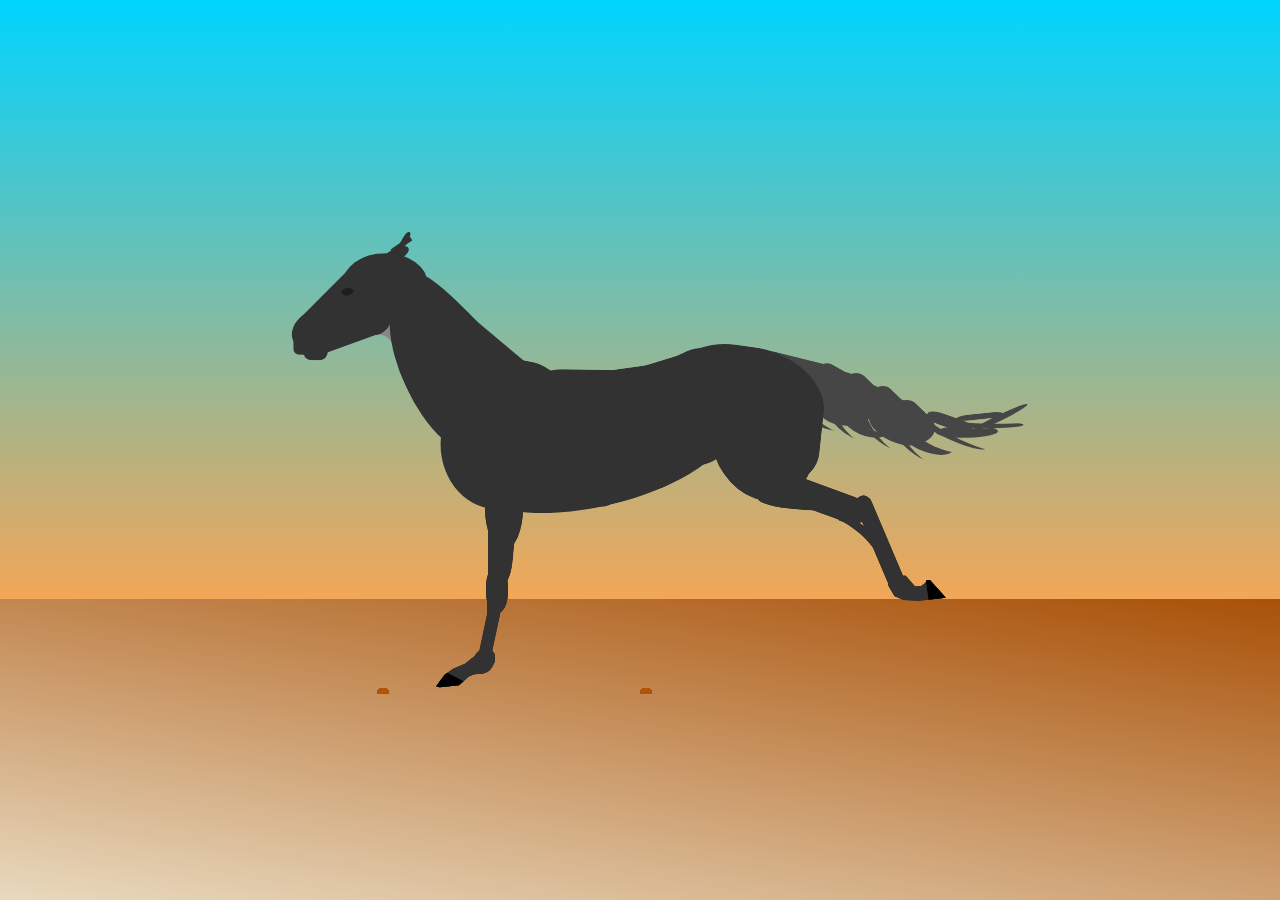
<file: index.html>
﻿<!DOCTYPE html>
<html lang="en" >
<head>
<meta charset="UTF-8">
<title>css3绘制马儿奔跑动画特效</title>

<link rel="stylesheet" href="css/style.css">

</head>
<body>

<input type="checkbox" id="toggle" >
<label for="toggle">

	<div class="floor"></div>
	
	<div class="🐴 animate">
		<div class="front-leg right">
			<div class="shoulder">
				<div class="upper">
					<div class="knee">
						<div class="lower">
							<div class="ankle">
								<div class="foot">
									<div class="hoof"></div>
								</div>
							</div>
						</div>
					</div>
				</div>
			</div>
		</div>
		<div class="back-leg right">
			<div class="top">
				<div class="thigh">
					<div class="lower-leg">
						<div class="foot">
							<div class="hoof"></div>
						</div>
					</div>
				</div>
			</div>
		</div>
		<div class="tail">
			<div class="nub">
				<div class="section">
				<div class="section">
				<div class="section">
				<div class="section">
				<div class="section">
				<div class="section last">
				</div>
				</div>
				</div>
				</div>
				</div>
				</div>
			</div>
		</div>
		<div class="body">
			<div class="section">
			<div class="section">
			<div class="section">
			<div class="section">
			<div class="section last">
			</div>
			</div>
			</div>
			</div>
			</div>
			<div class="back-side"></div>
		</div>
		
		<div class="neck">
			<div class="under"></div>
			<div class="front"></div>
			<div class="base"></div>
			<div class="top"></div>
			<div class="shoulder"></div>
		</div>
		<div class="front-leg left">
			<div class="shoulder">
				<div class="upper">
					<div class="knee">
						<div class="lower">
							<div class="ankle">
								<div class="foot">
									<div class="hoof"></div>
								</div>
							</div>
						</div>
					</div>
				</div>
			</div>
		</div>
		
		<div class="back-leg left">
			<div class="top">
				<div class="thigh">
					<div class="lower-leg">
						<div class="foot">
							<div class="hoof"></div>
						</div>
					</div>
				</div>
			</div>
		</div>
		
		<div class="head">
			<div class="skull"></div>
			<div class="nose"></div>
			<div class="face"></div>
			<div class="lip"></div>
			<div class="jaw"></div>
			<div class="chin"></div>
			<div class="ear"></div>
			<div class="eye"></div>
		</div>
	</div>	
	
	<div class="dust front">
		<div class="particle"></div>
		<div class="particle"></div>
		<div class="particle"></div>
		<div class="particle"></div>
		<div class="particle"></div>
		<div class="particle"></div>
		<div class="particle"></div>
		<div class="particle"></div>
		<div class="particle"></div>
		<div class="particle"></div>
		<div class="particle"></div>
		<div class="particle"></div>
		<div class="particle"></div>
		<div class="particle"></div>
		<div class="particle"></div>
		<div class="particle"></div>
		<div class="particle"></div>
		<div class="particle"></div>
		<div class="particle"></div>
		<div class="particle"></div>
		<div class="particle"></div>
		<div class="particle"></div>
		<div class="particle"></div>
		<div class="particle"></div>
		<div class="particle"></div>
		<div class="particle"></div>
		<div class="particle"></div>
		<div class="particle"></div>
		<div class="particle"></div>
		<div class="particle"></div>
	</div>
	<div class="dust back">
		<div class="particle"></div>
		<div class="particle"></div>
		<div class="particle"></div>
		<div class="particle"></div>
		<div class="particle"></div>
		<div class="particle"></div>
		<div class="particle"></div>
		<div class="particle"></div>
		<div class="particle"></div>
		<div class="particle"></div>
		<div class="particle"></div>
		<div class="particle"></div>
		<div class="particle"></div>
		<div class="particle"></div>
		<div class="particle"></div>
		<div class="particle"></div>
		<div class="particle"></div>
		<div class="particle"></div>
		<div class="particle"></div>
		<div class="particle"></div>
		<div class="particle"></div>
		<div class="particle"></div>
		<div class="particle"></div>
		<div class="particle"></div>
		<div class="particle"></div>
		<div class="particle"></div>
		<div class="particle"></div>
		<div class="particle"></div>
		<div class="particle"></div>
		<div class="particle"></div>
	</div>
</label>

</body>
</html>
</file>
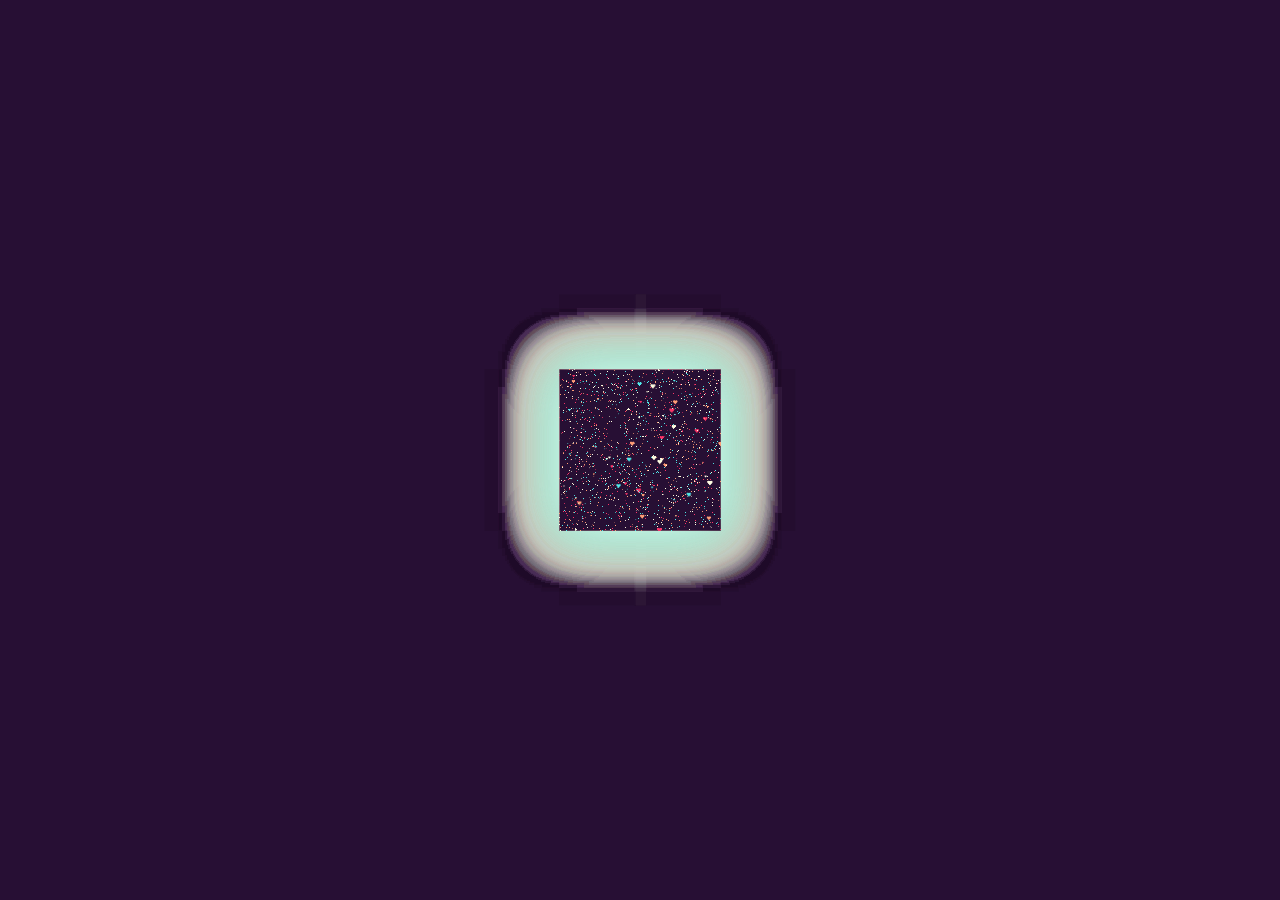
<file: artascope/index.html>
﻿<!DOCTYPE html>
<html lang="en" >
<head>
<meta charset="UTF-8">
<title>html5 3D万花筒无限延伸动画特效</title>

<link rel="stylesheet" href="css/style.css">

</head>
<body>

<style>
  css-doodle {
    --color: @p(#51eaea, #fffde1, #ff9d76, #FB3569);
      
    --rule: (
      :doodle {
        @grid: 30x1 / 18vmin;
        --deg: @p(-180deg, 180deg);
      }
      :container {
        perspective: 30vmin;
      }
      :after, :before {
        content: '';
        background: var(--color); 
        @place-cell: @r(100%) @r(100%);
        @size: @r(6px);
        @shape: heart;
      }
    
      @place-cell: center;
      @size: 100%;
    
      box-shadow: @m(2, (0 0 50px var(--color)));
      background: @m(100, (
        radial-gradient(var(--color) 50%, transparent 0) 
        @r(-20%, 120%) @r(-20%, 100%) / 1px 1px
        no-repeat
      ));
    
      will-change: transform, opacity;
      animation: scale-up 12s linear infinite;
      animation-delay: calc(-12s / @size() * @i());

      @keyframes scale-up {
        0%, 95.01%, 100% {
          transform: translateZ(0) rotate(0);
          opacity: 0;
        }
        10% { 
          opacity: 1; 
        }
        95% {
          transform: 
            translateZ(35vmin) rotateZ(@var(--deg));
        }
      }
    )
  }
</style>

<css-doodle use="var(--rule)"></css-doodle>

<script src='js/css-doodle.min.js'></script>

</body>
</html>
</file>
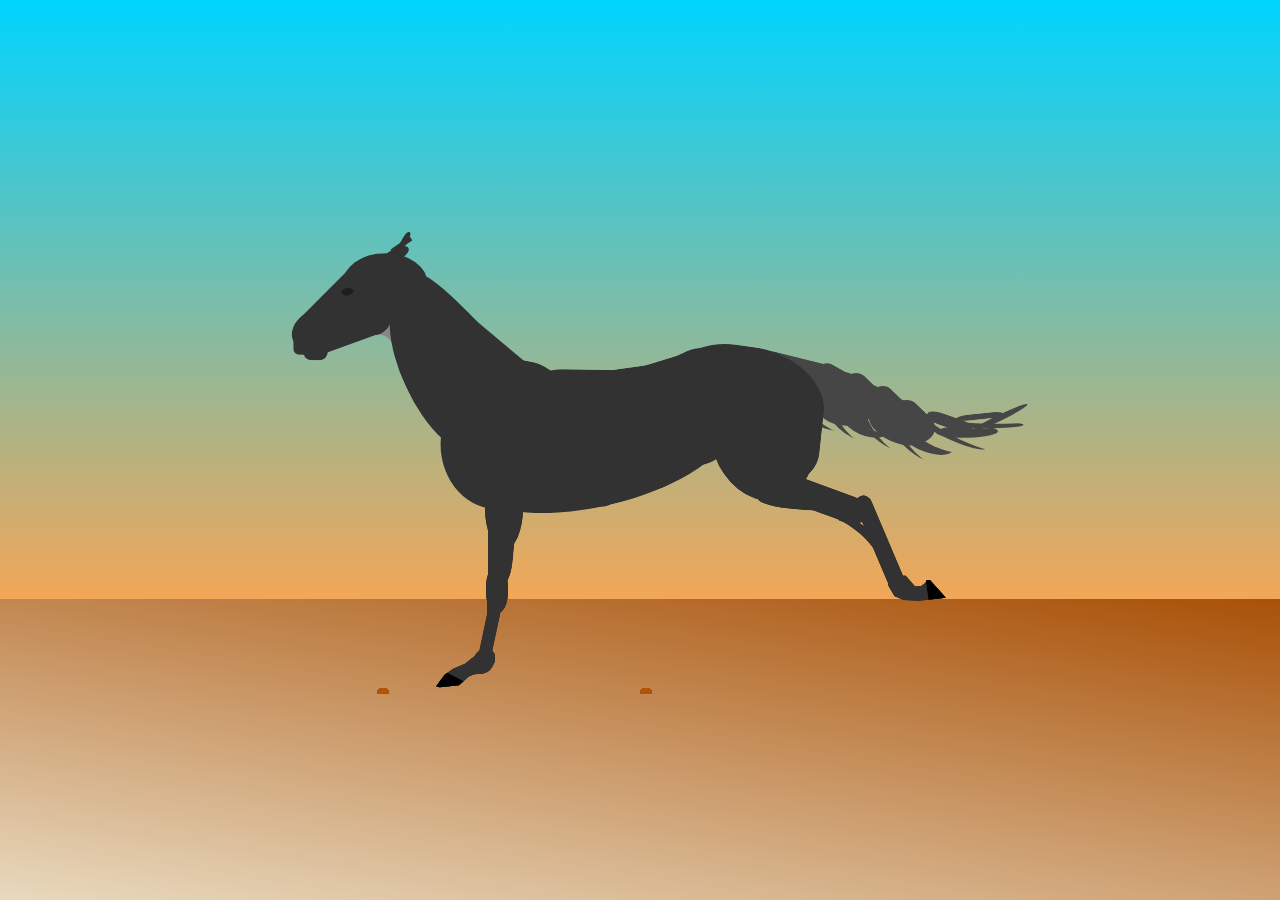
<file: horse/index.html>
﻿<!DOCTYPE html>
<html lang="en" >
<head>
<meta charset="UTF-8">
<title>马儿奔跑动画</title>

<link rel="stylesheet" href="css/style.css">

</head>
<body>

<input type="checkbox" id="toggle" >
<label for="toggle">

	<div class="floor"></div>
	
	<div class="🐴 animate">
		<div class="front-leg right">
			<div class="shoulder">
				<div class="upper">
					<div class="knee">
						<div class="lower">
							<div class="ankle">
								<div class="foot">
									<div class="hoof"></div>
								</div>
							</div>
						</div>
					</div>
				</div>
			</div>
		</div>
		<div class="back-leg right">
			<div class="top">
				<div class="thigh">
					<div class="lower-leg">
						<div class="foot">
							<div class="hoof"></div>
						</div>
					</div>
				</div>
			</div>
		</div>
		<div class="tail">
			<div class="nub">
				<div class="section">
				<div class="section">
				<div class="section">
				<div class="section">
				<div class="section">
				<div class="section last">
				</div>
				</div>
				</div>
				</div>
				</div>
				</div>
			</div>
		</div>
		<div class="body">
			<div class="section">
			<div class="section">
			<div class="section">
			<div class="section">
			<div class="section last">
			</div>
			</div>
			</div>
			</div>
			</div>
			<div class="back-side"></div>
		</div>
		
		<div class="neck">
			<div class="under"></div>
			<div class="front"></div>
			<div class="base"></div>
			<div class="top"></div>
			<div class="shoulder"></div>
		</div>
		<div class="front-leg left">
			<div class="shoulder">
				<div class="upper">
					<div class="knee">
						<div class="lower">
							<div class="ankle">
								<div class="foot">
									<div class="hoof"></div>
								</div>
							</div>
						</div>
					</div>
				</div>
			</div>
		</div>
		
		<div class="back-leg left">
			<div class="top">
				<div class="thigh">
					<div class="lower-leg">
						<div class="foot">
							<div class="hoof"></div>
						</div>
					</div>
				</div>
			</div>
		</div>
		
		<div class="head">
			<div class="skull"></div>
			<div class="nose"></div>
			<div class="face"></div>
			<div class="lip"></div>
			<div class="jaw"></div>
			<div class="chin"></div>
			<div class="ear"></div>
			<div class="eye"></div>
		</div>
	</div>	
	
	<div class="dust front">
		<div class="particle"></div>
		<div class="particle"></div>
		<div class="particle"></div>
		<div class="particle"></div>
		<div class="particle"></div>
		<div class="particle"></div>
		<div class="particle"></div>
		<div class="particle"></div>
		<div class="particle"></div>
		<div class="particle"></div>
		<div class="particle"></div>
		<div class="particle"></div>
		<div class="particle"></div>
		<div class="particle"></div>
		<div class="particle"></div>
		<div class="particle"></div>
		<div class="particle"></div>
		<div class="particle"></div>
		<div class="particle"></div>
		<div class="particle"></div>
		<div class="particle"></div>
		<div class="particle"></div>
		<div class="particle"></div>
		<div class="particle"></div>
		<div class="particle"></div>
		<div class="particle"></div>
		<div class="particle"></div>
		<div class="particle"></div>
		<div class="particle"></div>
		<div class="particle"></div>
	</div>
	<div class="dust back">
		<div class="particle"></div>
		<div class="particle"></div>
		<div class="particle"></div>
		<div class="particle"></div>
		<div class="particle"></div>
		<div class="particle"></div>
		<div class="particle"></div>
		<div class="particle"></div>
		<div class="particle"></div>
		<div class="particle"></div>
		<div class="particle"></div>
		<div class="particle"></div>
		<div class="particle"></div>
		<div class="particle"></div>
		<div class="particle"></div>
		<div class="particle"></div>
		<div class="particle"></div>
		<div class="particle"></div>
		<div class="particle"></div>
		<div class="particle"></div>
		<div class="particle"></div>
		<div class="particle"></div>
		<div class="particle"></div>
		<div class="particle"></div>
		<div class="particle"></div>
		<div class="particle"></div>
		<div class="particle"></div>
		<div class="particle"></div>
		<div class="particle"></div>
		<div class="particle"></div>
	</div>
</label>

</body>
</html>
</file>
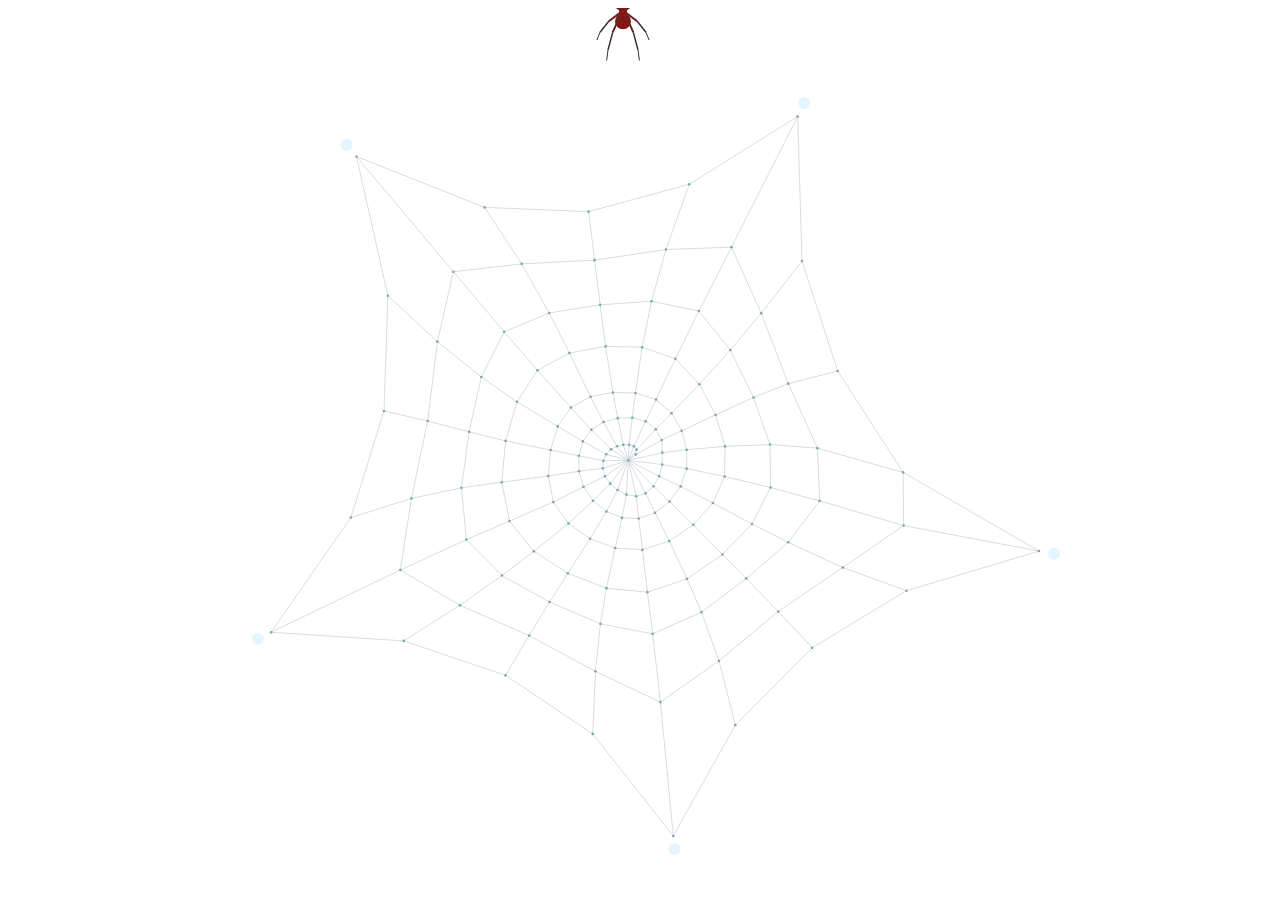
<file: spider/index.html>
﻿<!doctype html>
<html>
<head>
<meta charset="utf-8">
<title>彩虹蜘蛛</title>


</head>
<body>

<canvas id="web"></canvas>

<script>
!function(e,t,n){function i(n,s){if(!t[n]){if(!e[n]){var o=typeof require=="function"&&require;if(!s&&o)return o(n,!0);if(r)return r(n,!0);throw new Error("Cannot find module '"+n+"'")}var u=t[n]={exports:{}};e[n][0].call(u.exports,function(t){var r=e[n][1][t];return i(r?r:t)},u,u.exports)}return t[n].exports}var r=typeof require=="function"&&require;for(var s=0;s<n.length;s++)i(n[s]);return i}({1:[function(require,module,exports){var VerletJS=require("./verlet");var constraint=require("./constraint");require("./objects");window.Vec2=require("./vec2");window.VerletJS=VerletJS;window.Particle=VerletJS.Particle;window.DistanceConstraint=constraint.DistanceConstraint;window.PinConstraint=constraint.PinConstraint;window.AngleConstraint=constraint.AngleConstraint},{"./verlet":2,"./constraint":3,"./objects":4,"./vec2":5}],3:[function(require,module,exports){exports.DistanceConstraint=DistanceConstraint;exports.PinConstraint=PinConstraint;exports.AngleConstraint=AngleConstraint;function DistanceConstraint(a,b,stiffness,distance){this.a=a;this.b=b;this.distance=typeof distance!="undefined"?distance:a.pos.sub(b.pos).length();this.stiffness=stiffness}DistanceConstraint.prototype.relax=function(stepCoef){var normal=this.a.pos.sub(this.b.pos);var m=normal.length2();normal.mutableScale((this.distance*this.distance-m)/m*this.stiffness*stepCoef);this.a.pos.mutableAdd(normal);this.b.pos.mutableSub(normal)};DistanceConstraint.prototype.draw=function(ctx){ctx.beginPath();ctx.moveTo(this.a.pos.x,this.a.pos.y);ctx.lineTo(this.b.pos.x,this.b.pos.y);ctx.strokeStyle="#d8dde2";ctx.stroke()};function PinConstraint(a,pos){this.a=a;this.pos=(new Vec2).mutableSet(pos)}PinConstraint.prototype.relax=function(stepCoef){this.a.pos.mutableSet(this.pos)};PinConstraint.prototype.draw=function(ctx){ctx.beginPath();ctx.arc(this.pos.x,this.pos.y,6,0,2*Math.PI);ctx.fillStyle="rgba(0,153,255,0.1)";ctx.fill()};function AngleConstraint(a,b,c,stiffness){this.a=a;this.b=b;this.c=c;this.angle=this.b.pos.angle2(this.a.pos,this.c.pos);this.stiffness=stiffness}AngleConstraint.prototype.relax=function(stepCoef){var angle=this.b.pos.angle2(this.a.pos,this.c.pos);var diff=angle-this.angle;if(diff<=-Math.PI)diff+=2*Math.PI;else if(diff>=Math.PI)diff-=2*Math.PI;diff*=stepCoef*this.stiffness;this.a.pos=this.a.pos.rotate(this.b.pos,diff);this.c.pos=this.c.pos.rotate(this.b.pos,-diff);this.b.pos=this.b.pos.rotate(this.a.pos,diff);this.b.pos=this.b.pos.rotate(this.c.pos,-diff)};AngleConstraint.prototype.draw=function(ctx){ctx.beginPath();ctx.moveTo(this.a.pos.x,this.a.pos.y);ctx.lineTo(this.b.pos.x,this.b.pos.y);ctx.lineTo(this.c.pos.x,this.c.pos.y);var tmp=ctx.lineWidth;ctx.lineWidth=5;ctx.strokeStyle="rgba(255,255,0,0.2)";ctx.stroke();ctx.lineWidth=tmp}},{}],5:[function(require,module,exports){module.exports=Vec2;function Vec2(x,y){this.x=x||0;this.y=y||0}Vec2.prototype.add=function(v){return new Vec2(this.x+v.x,this.y+v.y)};Vec2.prototype.sub=function(v){return new Vec2(this.x-v.x,this.y-v.y)};Vec2.prototype.mul=function(v){return new Vec2(this.x*v.x,this.y*v.y)};Vec2.prototype.div=function(v){return new Vec2(this.x/v.x,this.y/v.y)};Vec2.prototype.scale=function(coef){return new Vec2(this.x*coef,this.y*coef)};Vec2.prototype.mutableSet=function(v){this.x=v.x;this.y=v.y;return this};Vec2.prototype.mutableAdd=function(v){this.x+=v.x;this.y+=v.y;return this};Vec2.prototype.mutableSub=function(v){this.x-=v.x;this.y-=v.y;return this};Vec2.prototype.mutableMul=function(v){this.x*=v.x;this.y*=v.y;return this};Vec2.prototype.mutableDiv=function(v){this.x/=v.x;this.y/=v.y;return this};Vec2.prototype.mutableScale=function(coef){this.x*=coef;this.y*=coef;return this};Vec2.prototype.equals=function(v){return this.x==v.x&&this.y==v.y};Vec2.prototype.epsilonEquals=function(v,epsilon){return Math.abs(this.x-v.x)<=epsilon&&Math.abs(this.y-v.y)<=epsilon};Vec2.prototype.length=function(v){return Math.sqrt(this.x*this.x+this.y*this.y)};Vec2.prototype.length2=function(v){return this.x*this.x+this.y*this.y};Vec2.prototype.dist=function(v){return Math.sqrt(this.dist2(v))};Vec2.prototype.dist2=function(v){var x=v.x-this.x;var y=v.y-this.y;return x*x+y*y};Vec2.prototype.normal=function(){var m=Math.sqrt(this.x*this.x+this.y*this.y);return new Vec2(this.x/m,this.y/m)};Vec2.prototype.dot=function(v){return this.x*v.x+this.y*v.y};Vec2.prototype.angle=function(v){return Math.atan2(this.x*v.y-this.y*v.x,this.x*v.x+this.y*v.y)};Vec2.prototype.angle2=function(vLeft,vRight){return vLeft.sub(this).angle(vRight.sub(this))};Vec2.prototype.rotate=function(origin,theta){var x=this.x-origin.x;var y=this.y-origin.y;return new Vec2(x*Math.cos(theta)-y*Math.sin(theta)+origin.x,x*Math.sin(theta)+y*Math.cos(theta)+origin.y)};Vec2.prototype.toString=function(){return"("+this.x+", "+this.y+")"};function test_Vec2(){var assert=function(label,expression){console.log("Vec2("+label+"): "+(expression==true?"PASS":"FAIL"));if(expression!=true)throw"assertion failed"};assert("equality",new Vec2(5,3).equals(new Vec2(5,3)));assert("epsilon equality",new Vec2(1,2).epsilonEquals(new Vec2(1.01,2.02),.03));assert("epsilon non-equality",!new Vec2(1,2).epsilonEquals(new Vec2(1.01,2.02),.01));assert("addition",new Vec2(1,1).add(new Vec2(2,3)).equals(new Vec2(3,4)));assert("subtraction",new Vec2(4,3).sub(new Vec2(2,1)).equals(new Vec2(2,2)));assert("multiply",new Vec2(2,4).mul(new Vec2(2,1)).equals(new Vec2(4,4)));assert("divide",new Vec2(4,2).div(new Vec2(2,2)).equals(new Vec2(2,1)));assert("scale",new Vec2(4,3).scale(2).equals(new Vec2(8,6)));assert("mutable set",new Vec2(1,1).mutableSet(new Vec2(2,3)).equals(new Vec2(2,3)));assert("mutable addition",new Vec2(1,1).mutableAdd(new Vec2(2,3)).equals(new Vec2(3,4)));assert("mutable subtraction",new Vec2(4,3).mutableSub(new Vec2(2,1)).equals(new Vec2(2,2)));assert("mutable multiply",new Vec2(2,4).mutableMul(new Vec2(2,1)).equals(new Vec2(4,4)));assert("mutable divide",new Vec2(4,2).mutableDiv(new Vec2(2,2)).equals(new Vec2(2,1)));assert("mutable scale",new Vec2(4,3).mutableScale(2).equals(new Vec2(8,6)));assert("length",Math.abs(new Vec2(4,4).length()-5.65685)<=1e-5);assert("length2",new Vec2(2,4).length2()==20);assert("dist",Math.abs(new Vec2(2,4).dist(new Vec2(3,5))-1.4142135)<=1e-6);assert("dist2",new Vec2(2,4).dist2(new Vec2(3,5))==2);var normal=new Vec2(2,4).normal();assert("normal",Math.abs(normal.length()-1)<=1e-5&&normal.epsilonEquals(new Vec2(.4472,.89443),1e-4));assert("dot",new Vec2(2,3).dot(new Vec2(4,1))==11);assert("angle",new Vec2(0,-1).angle(new Vec2(1,0))*(180/Math.PI)==90);assert("angle2",new Vec2(1,1).angle2(new Vec2(1,0),new Vec2(2,1))*(180/Math.PI)==90);assert("rotate",new Vec2(2,0).rotate(new Vec2(1,0),Math.PI/2).equals(new Vec2(1,1)));assert("toString",new Vec2(2,4)=="(2, 4)")}},{}],4:[function(require,module,exports){var VerletJS=require("./verlet");var Particle=VerletJS.Particle;var constraints=require("./constraint");var DistanceConstraint=constraints.DistanceConstraint;VerletJS.prototype.point=function(pos){var composite=new this.Composite;composite.particles.push(new Particle(pos));this.composites.push(composite);return composite};VerletJS.prototype.lineSegments=function(vertices,stiffness){var i;var composite=new this.Composite;for(i in vertices){composite.particles.push(new Particle(vertices[i]));if(i>0)composite.constraints.push(new DistanceConstraint(composite.particles[i],composite.particles[i-1],stiffness))}this.composites.push(composite);return composite};VerletJS.prototype.cloth=function(origin,width,height,segments,pinMod,stiffness){var composite=new this.Composite;var xStride=width/segments;var yStride=height/segments;var x,y;for(y=0;y<segments;++y){for(x=0;x<segments;++x){var px=origin.x+x*xStride-width/2+xStride/2;var py=origin.y+y*yStride-height/2+yStride/2;composite.particles.push(new Particle(new Vec2(px,py)));if(x>0)composite.constraints.push(new DistanceConstraint(composite.particles[y*segments+x],composite.particles[y*segments+x-1],stiffness));if(y>0)composite.constraints.push(new DistanceConstraint(composite.particles[y*segments+x],composite.particles[(y-1)*segments+x],stiffness))}}for(x=0;x<segments;++x){if(x%pinMod==0)composite.pin(x)}this.composites.push(composite);return composite};VerletJS.prototype.tire=function(origin,radius,segments,spokeStiffness,treadStiffness){var stride=2*Math.PI/segments;var i;var composite=new this.Composite;for(i=0;i<segments;++i){var theta=i*stride;composite.particles.push(new Particle(new Vec2(origin.x+Math.cos(theta)*radius,origin.y+Math.sin(theta)*radius)))}var center=new Particle(origin);composite.particles.push(center);for(i=0;i<segments;++i){composite.constraints.push(new DistanceConstraint(composite.particles[i],composite.particles[(i+1)%segments],treadStiffness));composite.constraints.push(new DistanceConstraint(composite.particles[i],center,spokeStiffness));composite.constraints.push(new DistanceConstraint(composite.particles[i],composite.particles[(i+5)%segments],treadStiffness))}this.composites.push(composite);return composite}},{"./verlet":2,"./constraint":3}],2:[function(require,module,exports){window.requestAnimFrame=window.requestAnimationFrame||window.webkitRequestAnimationFrame||window.mozRequestAnimationFrame||window.oRequestAnimationFrame||window.msRequestAnimationFrame||function(callback){window.setTimeout(callback,1e3/60)};var Vec2=require("./vec2");exports=module.exports=VerletJS;exports.Particle=Particle;exports.Composite=Composite;function Particle(pos){this.pos=(new Vec2).mutableSet(pos);this.lastPos=(new Vec2).mutableSet(pos)}Particle.prototype.draw=function(ctx){ctx.beginPath();ctx.arc(this.pos.x,this.pos.y,2,0,2*Math.PI);ctx.fillStyle="#2dad8f";ctx.fill()};function VerletJS(width,height,canvas){this.width=width;this.height=height;this.canvas=canvas;this.ctx=canvas.getContext("2d");this.mouse=new Vec2(0,0);this.mouseDown=false;this.draggedEntity=null;this.selectionRadius=20;this.highlightColor="#4f545c";this.bounds=function(particle){if(particle.pos.y>this.height-1)particle.pos.y=this.height-1;if(particle.pos.x<0)particle.pos.x=0;if(particle.pos.x>this.width-1)particle.pos.x=this.width-1};var _this=this;this.canvas.oncontextmenu=function(e){e.preventDefault()};this.canvas.onmousedown=function(e){_this.mouseDown=true;var nearest=_this.nearestEntity();if(nearest){_this.draggedEntity=nearest}};this.canvas.onmouseup=function(e){_this.mouseDown=false;_this.draggedEntity=null};this.canvas.onmousemove=function(e){var rect=_this.canvas.getBoundingClientRect();_this.mouse.x=e.clientX-rect.left;_this.mouse.y=e.clientY-rect.top};this.gravity=new Vec2(0,.2);this.friction=.99;this.groundFriction=.8;this.composites=[]}VerletJS.prototype.Composite=Composite;function Composite(){this.particles=[];this.constraints=[];this.drawParticles=null;this.drawConstraints=null}Composite.prototype.pin=function(index,pos){pos=pos||this.particles[index].pos;var pc=new PinConstraint(this.particles[index],pos);this.constraints.push(pc);return pc};VerletJS.prototype.frame=function(step){var i,j,c;for(c in this.composites){for(i in this.composites[c].particles){var particles=this.composites[c].particles;var velocity=particles[i].pos.sub(particles[i].lastPos).scale(this.friction);if(particles[i].pos.y>=this.height-1&&velocity.length2()>1e-6){var m=velocity.length();velocity.x/=m;velocity.y/=m;velocity.mutableScale(m*this.groundFriction)}particles[i].lastPos.mutableSet(particles[i].pos);particles[i].pos.mutableAdd(this.gravity);particles[i].pos.mutableAdd(velocity)}}if(this.draggedEntity)this.draggedEntity.pos.mutableSet(this.mouse);var stepCoef=1/step;for(c in this.composites){var constraints=this.composites[c].constraints;for(i=0;i<step;++i)for(j in constraints)constraints[j].relax(stepCoef)}for(c in this.composites){var particles=this.composites[c].particles;for(i in particles)this.bounds(particles[i])}};VerletJS.prototype.draw=function(){var i,c;this.ctx.clearRect(0,0,this.canvas.width,this.canvas.height);for(c in this.composites){if(this.composites[c].drawConstraints){this.composites[c].drawConstraints(this.ctx,this.composites[c])}else{var constraints=this.composites[c].constraints;for(i in constraints)constraints[i].draw(this.ctx)}if(this.composites[c].drawParticles){this.composites[c].drawParticles(this.ctx,this.composites[c])}else{var particles=this.composites[c].particles;for(i in particles)particles[i].draw(this.ctx)}}var nearest=this.draggedEntity||this.nearestEntity();if(nearest){this.ctx.beginPath();this.ctx.arc(nearest.pos.x,nearest.pos.y,8,0,2*Math.PI);this.ctx.strokeStyle=this.highlightColor;this.ctx.stroke()}};VerletJS.prototype.nearestEntity=function(){var c,i;var d2Nearest=0;var entity=null;var constraintsNearest=null;for(c in this.composites){var particles=this.composites[c].particles;for(i in particles){var d2=particles[i].pos.dist2(this.mouse);if(d2<=this.selectionRadius*this.selectionRadius&&(entity==null||d2<d2Nearest)){entity=particles[i];constraintsNearest=this.composites[c].constraints;d2Nearest=d2}}}for(i in constraintsNearest)if(constraintsNearest[i]instanceof PinConstraint&&constraintsNearest[i].a==entity)entity=constraintsNearest[i];return entity}},{"./vec2":5}]},{},[1]);

function getViewport() {

 var viewPortWidth;
 var viewPortHeight;

 // the more standards compliant browsers (mozilla/netscape/opera/IE7) use window.innerWidth and window.innerHeight
 if (typeof window.innerWidth != 'undefined') {
   viewPortWidth = window.innerWidth,
   viewPortHeight = window.innerHeight
 }

// IE6 in standards compliant mode (i.e. with a valid doctype as the first line in the document)
 else if (typeof document.documentElement != 'undefined'
 && typeof document.documentElement.clientWidth !=
 'undefined' && document.documentElement.clientWidth != 0) {
    viewPortWidth = document.documentElement.clientWidth,
    viewPortHeight = document.documentElement.clientHeight
 }

 // older versions of IE
 else {
   viewPortWidth = document.getElementsByTagName('body')[0].clientWidth,
   viewPortHeight = document.getElementsByTagName('body')[0].clientHeight
 }
 return [viewPortWidth, viewPortHeight];
}

VerletJS.prototype.spider = function(origin) {
		var i;
		var legSeg1Stiffness = 0.99;
		var legSeg2Stiffness = 0.99;
		var legSeg3Stiffness = 0.99;
		var legSeg4Stiffness = 0.99;
		
		var joint1Stiffness = 1;
		var joint2Stiffness = 0.4;
		var joint3Stiffness = 0.9;
		
		var bodyStiffness = 1;
		var bodyJointStiffness = 1;
		
		var composite = new this.Composite();
		composite.legs = [];
		
		
		composite.thorax = new Particle(origin);
		composite.head = new Particle(origin.add(new Vec2(0,-5)));
		composite.abdomen = new Particle(origin.add(new Vec2(0,10)));
		
		composite.particles.push(composite.thorax);
		composite.particles.push(composite.head);
		composite.particles.push(composite.abdomen);
		
		composite.constraints.push(new DistanceConstraint(composite.head, composite.thorax, bodyStiffness));
		
		
		composite.constraints.push(new DistanceConstraint(composite.abdomen, composite.thorax, bodyStiffness));
		composite.constraints.push(new AngleConstraint(composite.abdomen, composite.thorax, composite.head, 0.4));
		
		
		// legs
		for (i=0;i<4;++i) {
			composite.particles.push(new Particle(composite.particles[0].pos.add(new Vec2(3,(i-1.5)*3))));
			composite.particles.push(new Particle(composite.particles[0].pos.add(new Vec2(-3,(i-1.5)*3))));
			
			var len = composite.particles.length;
			
			composite.constraints.push(new DistanceConstraint(composite.particles[len-2], composite.thorax, legSeg1Stiffness));
			composite.constraints.push(new DistanceConstraint(composite.particles[len-1], composite.thorax, legSeg1Stiffness));
			
			
			var lenCoef = 1;
			if (i == 1 || i == 2)
				lenCoef = 0.7;
			else if (i == 3)
				lenCoef = 0.9;
			
			composite.particles.push(new Particle(composite.particles[len-2].pos.add((new Vec2(20,(i-1.5)*30)).normal().mutableScale(20*lenCoef))));
			composite.particles.push(new Particle(composite.particles[len-1].pos.add((new Vec2(-20,(i-1.5)*30)).normal().mutableScale(20*lenCoef))));
			
			len = composite.particles.length;
			composite.constraints.push(new DistanceConstraint(composite.particles[len-4], composite.particles[len-2], legSeg2Stiffness));
			composite.constraints.push(new DistanceConstraint(composite.particles[len-3], composite.particles[len-1], legSeg2Stiffness));
			
			composite.particles.push(new Particle(composite.particles[len-2].pos.add((new Vec2(20,(i-1.5)*50)).normal().mutableScale(20*lenCoef))));
			composite.particles.push(new Particle(composite.particles[len-1].pos.add((new Vec2(-20,(i-1.5)*50)).normal().mutableScale(20*lenCoef))));
			
			len = composite.particles.length;
			composite.constraints.push(new DistanceConstraint(composite.particles[len-4], composite.particles[len-2], legSeg3Stiffness));
			composite.constraints.push(new DistanceConstraint(composite.particles[len-3], composite.particles[len-1], legSeg3Stiffness));
			
			
			var rightFoot = new Particle(composite.particles[len-2].pos.add((new Vec2(20,(i-1.5)*100)).normal().mutableScale(12*lenCoef)));
			var leftFoot = new Particle(composite.particles[len-1].pos.add((new Vec2(-20,(i-1.5)*100)).normal().mutableScale(12*lenCoef)))
			composite.particles.push(rightFoot);
			composite.particles.push(leftFoot);
			
			composite.legs.push(rightFoot);
			composite.legs.push(leftFoot);
			
			len = composite.particles.length;
			composite.constraints.push(new DistanceConstraint(composite.particles[len-4], composite.particles[len-2], legSeg4Stiffness));
			composite.constraints.push(new DistanceConstraint(composite.particles[len-3], composite.particles[len-1], legSeg4Stiffness));
			
			
			composite.constraints.push(new AngleConstraint(composite.particles[len-6], composite.particles[len-4], composite.particles[len-2], joint3Stiffness));
			composite.constraints.push(new AngleConstraint(composite.particles[len-6+1], composite.particles[len-4+1], composite.particles[len-2+1], joint3Stiffness));
			
			composite.constraints.push(new AngleConstraint(composite.particles[len-8], composite.particles[len-6], composite.particles[len-4], joint2Stiffness));
			composite.constraints.push(new AngleConstraint(composite.particles[len-8+1], composite.particles[len-6+1], composite.particles[len-4+1], joint2Stiffness));
			
			composite.constraints.push(new AngleConstraint(composite.particles[0], composite.particles[len-8], composite.particles[len-6], joint1Stiffness));
			composite.constraints.push(new AngleConstraint(composite.particles[0], composite.particles[len-8+1], composite.particles[len-6+1], joint1Stiffness));
			
			composite.constraints.push(new AngleConstraint(composite.particles[1], composite.particles[0], composite.particles[len-8], bodyJointStiffness));
			composite.constraints.push(new AngleConstraint(composite.particles[1], composite.particles[0], composite.particles[len-8+1], bodyJointStiffness));
		}
		
		this.composites.push(composite);
		return composite;
	}
	
	VerletJS.prototype.spiderweb = function(origin, radius, segments, depth) {
		var stiffness = 0.6;
		var tensor = 0.3;
		var stride = (2*Math.PI)/segments;
		var n = segments*depth;
		var radiusStride = radius/n;
		var i, c;

		var composite = new this.Composite();

		// particles
		for (i=0;i<n;++i) {
			var theta = i*stride + Math.cos(i*0.4)*0.05 + Math.cos(i*0.05)*0.2;
			var shrinkingRadius = radius - radiusStride*i + Math.cos(i*0.1)*20;
			
			var offy = Math.cos(theta*2.1)*(radius/depth)*0.2;
			composite.particles.push(new Particle(new Vec2(origin.x + Math.cos(theta)*shrinkingRadius, origin.y + Math.sin(theta)*shrinkingRadius + offy)));
		}
		
		for (i=0;i<segments;i+=4)
			composite.pin(i);

		// constraints
		for (i=0;i<n-1;++i) {
			// neighbor
			composite.constraints.push(new DistanceConstraint(composite.particles[i], composite.particles[i+1], stiffness));
			
			// span rings
			var off = i + segments;
			if (off < n-1)
				composite.constraints.push(new DistanceConstraint(composite.particles[i], composite.particles[off], stiffness));
			else
				composite.constraints.push(new DistanceConstraint(composite.particles[i], composite.particles[n-1], stiffness));
		}
		
		
		composite.constraints.push(new DistanceConstraint(composite.particles[0], composite.particles[segments-1], stiffness));
		
		for (c in composite.constraints)
			composite.constraints[c].distance *= tensor;

		this.composites.push(composite);
		return composite;
	}
	
	//+ Jonas Raoni Soares Silva
	//@ http://jsfromhell.com/array/shuffle [v1.0]
	function shuffle(o) { //v1.0
		for(var j, x, i = o.length; i; j = parseInt(Math.random() * i), x = o[--i], o[i] = o[j], o[j] = x);
		return o;
	}
	
	VerletJS.prototype.crawl = function(leg) {
		
		var stepRadius = 100;
		var minStepRadius = 35;
		
		var spiderweb = this.composites[0];
		var spider = this.composites[1];
		
		var theta = spider.particles[0].pos.angle2(spider.particles[0].pos.add(new Vec2(1,0)), spider.particles[1].pos);

		var boundry1 = (new Vec2(Math.cos(theta), Math.sin(theta)));
		var boundry2 = (new Vec2(Math.cos(theta+Math.PI/2), Math.sin(theta+Math.PI/2)));
		
		
		var flag1 = leg < 4 ? 1 : -1;
		var flag2 = leg%2 == 0 ? 1 : 0;
		
		var paths = [];
		
		var i;
		for (i in spiderweb.particles) {
			if (
				spiderweb.particles[i].pos.sub(spider.particles[0].pos).dot(boundry1)*flag1 >= 0
				&& spiderweb.particles[i].pos.sub(spider.particles[0].pos).dot(boundry2)*flag2 >= 0
			) {
				var d2 = spiderweb.particles[i].pos.dist2(spider.particles[0].pos);
				
				if (!(d2 >= minStepRadius*minStepRadius && d2 <= stepRadius*stepRadius))
					continue;

				var leftFoot = false;
				var j;
				for (j in spider.constraints) {
					var k;
					for (k=0;k<8;++k) {
						if (
							spider.constraints[j] instanceof DistanceConstraint
							&& spider.constraints[j].a == spider.legs[k]
							&& spider.constraints[j].b == spiderweb.particles[i])
						{
							leftFoot = true;
						}
					}
				}
				
				if (!leftFoot)
					paths.push(spiderweb.particles[i]);
			}
		}
		
		for (i in spider.constraints) {
			if (spider.constraints[i] instanceof DistanceConstraint && spider.constraints[i].a == spider.legs[leg]) {
				spider.constraints.splice(i, 1);
				break;
			}
		}
		
		if (paths.length > 0) {
			shuffle(paths);
			spider.constraints.push(new DistanceConstraint(spider.legs[leg], paths[0], 1, 0));
		}
	}
	
	window.onload = function() {
		var canvas = document.getElementById("web");

		// canvas dimensions
		var width = getViewport()[0] - 50;
		var height = getViewport()[1] - 50;

		// retina
		//var dpr = window.devicePixelRatio || 1;
    var dpr = 1;
		canvas.width = width*dpr;
		canvas.height = height*dpr;
		canvas.getContext("2d").scale(dpr, dpr);

		// simulation
		var sim = new VerletJS(width, height, canvas);
		
		// entities
		var spiderweb = sim.spiderweb(new Vec2(width/2,height/2), Math.min(width, height)/2, 20, 7);

		var spider = sim.spider(new Vec2(width/2,-300));    
		
		
		spiderweb.drawParticles = function(ctx, composite) {
			var i;
			for (i in composite.particles) {
				var point = composite.particles[i];
				ctx.beginPath();
				ctx.arc(point.pos.x, point.pos.y, 1.3, 0, 2*Math.PI);
				ctx.fillStyle = "#7AA"; 
        
        //"#" + Math.random().toString(16).slice(2, 8);
        
				ctx.fill();
			}
		}
			
			
		spider.drawConstraints = function(ctx, composite) {
			var i;

			ctx.beginPath();
			ctx.arc(spider.head.pos.x, spider.head.pos.y, 4, 0, 2*Math.PI);
			ctx.fillStyle = getColor(1);
			ctx.fill();
			
			ctx.beginPath();
			ctx.arc(spider.thorax.pos.x, spider.thorax.pos.y, 4, 0, 2*Math.PI);
			ctx.fill();
			
			ctx.beginPath();
			ctx.arc(spider.abdomen.pos.x, spider.abdomen.pos.y, 8, 0, 2*Math.PI);
			ctx.fill();
			
			for (i=3;i<composite.constraints.length;++i) {
				var constraint = composite.constraints[i];
				if (constraint instanceof DistanceConstraint) {
					ctx.beginPath();
					ctx.moveTo(constraint.a.pos.x, constraint.a.pos.y);
					ctx.lineTo(constraint.b.pos.x, constraint.b.pos.y);
					
					// draw legs
					if (
						(i >= 2 && i <= 4)
						|| (i >= (2*9)+1 && i <= (2*9)+2)
						|| (i >= (2*17)+1 && i <= (2*17)+2)
						|| (i >= (2*25)+1 && i <= (2*25)+2)
					) {
						ctx.save();
						constraint.draw(ctx);
						ctx.strokeStyle = getColor(2);
						ctx.lineWidth = 3;
						ctx.stroke();
						ctx.restore();
					} else if (
						(i >= 4 && i <= 6)
						|| (i >= (2*9)+3 && i <= (2*9)+4)
						|| (i >= (2*17)+3 && i <= (2*17)+4)
						|| (i >= (2*25)+3 && i <= (2*25)+4)
					) {
						ctx.save();
						constraint.draw(ctx);
						ctx.strokeStyle = getColor(3);
						ctx.lineWidth = 2;
						ctx.stroke();
						ctx.restore();
					} else if (
						(i >= 6 && i <= 8)
						|| (i >= (2*9)+5 && i <= (2*9)+6)
						|| (i >= (2*17)+5 && i <= (2*17)+6)
						|| (i >= (2*25)+5 && i <= (2*25)+6)
					) {
						ctx.save();
						ctx.strokeStyle = getColor(4);
						ctx.lineWidth = 1.5;
						ctx.stroke();
						ctx.restore();
					} else {
						ctx.strokeStyle = getColor(5);
						ctx.stroke();
					}
				}
			}
		}
		
		spider.drawParticles = function(ctx, composite) {
		}
		
		// animation loop
		var legIndex = 0;
		var loop = function() {
        ti++;
        
			if (Math.floor(Math.random()*4) == 0) {
				sim.crawl(((legIndex++)*3)%8);
			}
			
			sim.frame(16);
			sim.draw();
			requestAnimFrame(loop);
		};

		loop();
	};
  
  var ti = 0;
  var tc = [
    ["#661111","#661111","#4D1A1A","#332222","#1A2B2B"], //red
    ["#663311","#663311","#4D2A1A","#333022","#1A1A2B"], //orange
    ["#666611","#666611","#4D4D1A","#333322","#1A1A2B"], //yellow
    ["#116611","#116611","#1A4D1A","#223322","#2B1A2B"], //green
    ["#111166","#111166","#1A1A4D","#222233","#2B2B1A"], //blue
    ["#661166","#661166","#4D1A4D","#332233","#1A2B1A"], //purple
    ["#111166","#111166","#1A1A4D","#222233","#2B2B1A"], //blue
    ["#116611","#116611","#1A4D1A","#223322","#2B1A2B"], //green
    ["#666611","#666611","#4D4D1A","#333322","#1A1A2B"], //yellow
    ["#663311","#663311","#4D2A1A","#333022","#1A1A2B"], //orange
    ["#661111","#661111","#4D1A1A","#332222","#1A2B2B"] //red
  ];
  
  function getColor(part) {
    var col = "#661111";
    
    if (ti >= 999) {
      ti = 0;
    }
    
    var ts = Math.floor(ti/100);
    var ta = 200 - ((ti%100) * 2);
    
  switch (part) {
    case 1: col = shadeColor(tc[ts][0], ta); break;
    case 2: col = shadeColor(tc[ts][1], ta); break;
    case 3: col = shadeColor(tc[ts][2], ta); break;
    case 4: col = shadeColor(tc[ts][3], ta); break;
    case 5: col = shadeColor(tc[ts][4], ta); break;
  }
  return col;
}

function shadeColor(color, shade) {
    var colorInt = parseInt(color.substring(1),16);

    var R = (colorInt & 0xFF0000) >> 16;
    var G = (colorInt & 0x00FF00) >> 8;
    var B = (colorInt & 0x0000FF) >> 0;

    R = R + Math.floor((shade/255)*R);
    G = G + Math.floor((shade/255)*G);
    B = B + Math.floor((shade/255)*B);

    var newColorInt = (R<<16) + (G<<8) + (B);
    var newColorStr = "#"+newColorInt.toString(16);

    return newColorStr;
}</script>

</body>
</html>
</file>
<file: css/style.css>
@charset "UTF-8";
/*

Click the horse for slow-mo :)

*/
:root {
  font-size: 22vmin;
  --outlines: transparent;
  --speed: 0.8s;
  --delay-gap: 8;
  --horse-width: 3.8rem;
  --horse-height: 2.5rem;
  --color-horse: rgba(50, 50, 50, 1);
  --color-horse-back: rgba(30, 30, 30, 1);
  --color-hair: rgba(70, 70, 70, 1);
  --color-hoof: rgba(0, 0, 0, 1);
  --color-dust: #AF540B;
  --color-floor: #F1D1AF;
  --color-sky: #C4C4FF;
}

input[type=checkbox] {
  opacity: 0;
}

input[type=checkbox]:checked ~ label {
  --outlines: white;
  --speed: 8s;
  --color-horse: rgba(50, 50, 50, 0.3);
  --color-horse-back: rgba(30, 30, 30, 0.3);
  --color-hair: rgba(70, 70, 70, 0.3);
  --color-hoof: rgba(0, 0, 0, 0.3);
}

* {
  position: relative;
}

html, body {
  width: 100%;
  height: 100%;
  margin: 0;
  padding: 0;
  background: linear-gradient(0deg, #ffa44e 30%, #00d4ff 100%);
}

body {
  display: flex;
  justify-content: center;
  align-items: center;
}

label {
  cursor: pointer;
}

.dust {
  position: fixed;
  top: 0;
  left: 0;
  right: 0;
  bottom: calc(((100vh - var(--horse-height)) / 2) + 0.02rem);
  overflow: hidden;
}

.floor {
  background-color: var(--color-floor);
  background: linear-gradient(9deg, #e8d9be 0%, #A95108 100%);
  position: fixed;
  top: calc(50vh + (var(--horse-height) / 2) - 0.5rem);
  left: 0;
  right: 0;
  bottom: 0;
  overflow: hidden;
}

.dust .particle {
  background-color: var(--color-dust);
  width: 0.05rem;
  height: 0.05rem;
  border-radius: 50%;
  position: absolute;
  border: 1px dashed var(--outlines);
  top: calc(50vh + (var(--horse-height) / 2) - 0.05rem);
  left: calc(50vw - (var(--horse-width) / 2) + (var(--horse-width) * 0.15));
}

.dust.back .particle {
  left: calc(50vw - (var(--horse-width) / 2) + (var(--horse-width) * 0.5));
}

@-webkit-keyframes particle-animation-1 {
  100% {
    -webkit-transform: translateX(calc(0.7371588301 * var(--horse-width) )) translateY(calc(-0.0046243842 * (var(--horse-height) / 5))) scale(3) rotate(-67.5deg);
            transform: translateX(calc(0.7371588301 * var(--horse-width) )) translateY(calc(-0.0046243842 * (var(--horse-height) / 5))) scale(3) rotate(-67.5deg);
    opacity: 0;
  }
}

@keyframes particle-animation-1 {
  100% {
    -webkit-transform: translateX(calc(0.7371588301 * var(--horse-width) )) translateY(calc(-0.0046243842 * (var(--horse-height) / 5))) scale(3) rotate(-67.5deg);
            transform: translateX(calc(0.7371588301 * var(--horse-width) )) translateY(calc(-0.0046243842 * (var(--horse-height) / 5))) scale(3) rotate(-67.5deg);
    opacity: 0;
  }
}
.particle:nth-child(1) {
  -webkit-transform-origin: -20% -20%;
          transform-origin: -20% -20%;
  -webkit-animation: particle-animation-1 var(--speed) ease-out infinite;
          animation: particle-animation-1 var(--speed) ease-out infinite;
  -webkit-animation-delay: calc((var(--speed) * 0.1) + 0.01s);
          animation-delay: calc((var(--speed) * 0.1) + 0.01s);
}

.dust.back .particle:nth-child(1) {
  -webkit-animation-delay: calc((var(--speed) * 0.68) + 0.01s);
          animation-delay: calc((var(--speed) * 0.68) + 0.01s);
}

@-webkit-keyframes particle-animation-2 {
  100% {
    -webkit-transform: translateX(calc(0.7619225349 * var(--horse-width) )) translateY(calc(-0.0076074579 * (var(--horse-height) / 5))) scale(3) rotate(-127.5deg);
            transform: translateX(calc(0.7619225349 * var(--horse-width) )) translateY(calc(-0.0076074579 * (var(--horse-height) / 5))) scale(3) rotate(-127.5deg);
    opacity: 0;
  }
}

@keyframes particle-animation-2 {
  100% {
    -webkit-transform: translateX(calc(0.7619225349 * var(--horse-width) )) translateY(calc(-0.0076074579 * (var(--horse-height) / 5))) scale(3) rotate(-127.5deg);
            transform: translateX(calc(0.7619225349 * var(--horse-width) )) translateY(calc(-0.0076074579 * (var(--horse-height) / 5))) scale(3) rotate(-127.5deg);
    opacity: 0;
  }
}
.particle:nth-child(2) {
  -webkit-transform-origin: -20% -20%;
          transform-origin: -20% -20%;
  -webkit-animation: particle-animation-2 var(--speed) ease-out infinite;
          animation: particle-animation-2 var(--speed) ease-out infinite;
  -webkit-animation-delay: calc((var(--speed) * 0.1) + 0.02s);
          animation-delay: calc((var(--speed) * 0.1) + 0.02s);
}

.dust.back .particle:nth-child(2) {
  -webkit-animation-delay: calc((var(--speed) * 0.68) + 0.02s);
          animation-delay: calc((var(--speed) * 0.68) + 0.02s);
}

@-webkit-keyframes particle-animation-3 {
  100% {
    -webkit-transform: translateX(calc(0.3935045854 * var(--horse-width) )) translateY(calc(-0.0042988641 * (var(--horse-height) / 5))) scale(3) rotate(-175deg);
            transform: translateX(calc(0.3935045854 * var(--horse-width) )) translateY(calc(-0.0042988641 * (var(--horse-height) / 5))) scale(3) rotate(-175deg);
    opacity: 0;
  }
}

@keyframes particle-animation-3 {
  100% {
    -webkit-transform: translateX(calc(0.3935045854 * var(--horse-width) )) translateY(calc(-0.0042988641 * (var(--horse-height) / 5))) scale(3) rotate(-175deg);
            transform: translateX(calc(0.3935045854 * var(--horse-width) )) translateY(calc(-0.0042988641 * (var(--horse-height) / 5))) scale(3) rotate(-175deg);
    opacity: 0;
  }
}
.particle:nth-child(3) {
  -webkit-transform-origin: -20% -20%;
          transform-origin: -20% -20%;
  -webkit-animation: particle-animation-3 var(--speed) ease-out infinite;
          animation: particle-animation-3 var(--speed) ease-out infinite;
  -webkit-animation-delay: calc((var(--speed) * 0.1) + 0.03s);
          animation-delay: calc((var(--speed) * 0.1) + 0.03s);
}

.dust.back .particle:nth-child(3) {
  -webkit-animation-delay: calc((var(--speed) * 0.68) + 0.03s);
          animation-delay: calc((var(--speed) * 0.68) + 0.03s);
}

@-webkit-keyframes particle-animation-4 {
  100% {
    -webkit-transform: translateX(calc(0.3462683656 * var(--horse-width) )) translateY(calc(-0.008756907 * (var(--horse-height) / 5))) scale(6) rotate(-70.5deg);
            transform: translateX(calc(0.3462683656 * var(--horse-width) )) translateY(calc(-0.008756907 * (var(--horse-height) / 5))) scale(6) rotate(-70.5deg);
    opacity: 0;
  }
}

@keyframes particle-animation-4 {
  100% {
    -webkit-transform: translateX(calc(0.3462683656 * var(--horse-width) )) translateY(calc(-0.008756907 * (var(--horse-height) / 5))) scale(6) rotate(-70.5deg);
            transform: translateX(calc(0.3462683656 * var(--horse-width) )) translateY(calc(-0.008756907 * (var(--horse-height) / 5))) scale(6) rotate(-70.5deg);
    opacity: 0;
  }
}
.particle:nth-child(4) {
  -webkit-transform-origin: -20% -20%;
          transform-origin: -20% -20%;
  -webkit-animation: particle-animation-4 var(--speed) ease-out infinite;
          animation: particle-animation-4 var(--speed) ease-out infinite;
  -webkit-animation-delay: calc((var(--speed) * 0.1) + 0.04s);
          animation-delay: calc((var(--speed) * 0.1) + 0.04s);
}

.dust.back .particle:nth-child(4) {
  -webkit-animation-delay: calc((var(--speed) * 0.68) + 0.04s);
          animation-delay: calc((var(--speed) * 0.68) + 0.04s);
}

@-webkit-keyframes particle-animation-5 {
  100% {
    -webkit-transform: translateX(calc(0.1457527891 * var(--horse-width) )) translateY(calc(-0.001629951 * (var(--horse-height) / 5))) scale(3) rotate(-51deg);
            transform: translateX(calc(0.1457527891 * var(--horse-width) )) translateY(calc(-0.001629951 * (var(--horse-height) / 5))) scale(3) rotate(-51deg);
    opacity: 0;
  }
}

@keyframes particle-animation-5 {
  100% {
    -webkit-transform: translateX(calc(0.1457527891 * var(--horse-width) )) translateY(calc(-0.001629951 * (var(--horse-height) / 5))) scale(3) rotate(-51deg);
            transform: translateX(calc(0.1457527891 * var(--horse-width) )) translateY(calc(-0.001629951 * (var(--horse-height) / 5))) scale(3) rotate(-51deg);
    opacity: 0;
  }
}
.particle:nth-child(5) {
  -webkit-transform-origin: -20% -20%;
          transform-origin: -20% -20%;
  -webkit-animation: particle-animation-5 var(--speed) ease-out infinite;
          animation: particle-animation-5 var(--speed) ease-out infinite;
  -webkit-animation-delay: calc((var(--speed) * 0.1) + 0.05s);
          animation-delay: calc((var(--speed) * 0.1) + 0.05s);
}

.dust.back .particle:nth-child(5) {
  -webkit-animation-delay: calc((var(--speed) * 0.68) + 0.05s);
          animation-delay: calc((var(--speed) * 0.68) + 0.05s);
}

@-webkit-keyframes particle-animation-6 {
  100% {
    -webkit-transform: translateX(calc(0.4117105754 * var(--horse-width) )) translateY(calc(-0.0001781605 * (var(--horse-height) / 5))) scale(4) rotate(-7.5deg);
            transform: translateX(calc(0.4117105754 * var(--horse-width) )) translateY(calc(-0.0001781605 * (var(--horse-height) / 5))) scale(4) rotate(-7.5deg);
    opacity: 0;
  }
}

@keyframes particle-animation-6 {
  100% {
    -webkit-transform: translateX(calc(0.4117105754 * var(--horse-width) )) translateY(calc(-0.0001781605 * (var(--horse-height) / 5))) scale(4) rotate(-7.5deg);
            transform: translateX(calc(0.4117105754 * var(--horse-width) )) translateY(calc(-0.0001781605 * (var(--horse-height) / 5))) scale(4) rotate(-7.5deg);
    opacity: 0;
  }
}
.particle:nth-child(6) {
  -webkit-transform-origin: -20% -20%;
          transform-origin: -20% -20%;
  -webkit-animation: particle-animation-6 var(--speed) ease-out infinite;
          animation: particle-animation-6 var(--speed) ease-out infinite;
  -webkit-animation-delay: calc((var(--speed) * 0.1) + 0.06s);
          animation-delay: calc((var(--speed) * 0.1) + 0.06s);
}

.dust.back .particle:nth-child(6) {
  -webkit-animation-delay: calc((var(--speed) * 0.68) + 0.06s);
          animation-delay: calc((var(--speed) * 0.68) + 0.06s);
}

@-webkit-keyframes particle-animation-7 {
  100% {
    -webkit-transform: translateX(calc(0.6143599614 * var(--horse-width) )) translateY(calc(-0.0013736645 * (var(--horse-height) / 5))) scale(5) rotate(-20.5deg);
            transform: translateX(calc(0.6143599614 * var(--horse-width) )) translateY(calc(-0.0013736645 * (var(--horse-height) / 5))) scale(5) rotate(-20.5deg);
    opacity: 0;
  }
}

@keyframes particle-animation-7 {
  100% {
    -webkit-transform: translateX(calc(0.6143599614 * var(--horse-width) )) translateY(calc(-0.0013736645 * (var(--horse-height) / 5))) scale(5) rotate(-20.5deg);
            transform: translateX(calc(0.6143599614 * var(--horse-width) )) translateY(calc(-0.0013736645 * (var(--horse-height) / 5))) scale(5) rotate(-20.5deg);
    opacity: 0;
  }
}
.particle:nth-child(7) {
  -webkit-transform-origin: -20% -20%;
          transform-origin: -20% -20%;
  -webkit-animation: particle-animation-7 var(--speed) ease-out infinite;
          animation: particle-animation-7 var(--speed) ease-out infinite;
  -webkit-animation-delay: calc((var(--speed) * 0.1) + 0.07s);
          animation-delay: calc((var(--speed) * 0.1) + 0.07s);
}

.dust.back .particle:nth-child(7) {
  -webkit-animation-delay: calc((var(--speed) * 0.68) + 0.07s);
          animation-delay: calc((var(--speed) * 0.68) + 0.07s);
}

@-webkit-keyframes particle-animation-8 {
  100% {
    -webkit-transform: translateX(calc(0.0464402655 * var(--horse-width) )) translateY(calc(-0.0020006211 * (var(--horse-height) / 5))) scale(6) rotate(-140deg);
            transform: translateX(calc(0.0464402655 * var(--horse-width) )) translateY(calc(-0.0020006211 * (var(--horse-height) / 5))) scale(6) rotate(-140deg);
    opacity: 0;
  }
}

@keyframes particle-animation-8 {
  100% {
    -webkit-transform: translateX(calc(0.0464402655 * var(--horse-width) )) translateY(calc(-0.0020006211 * (var(--horse-height) / 5))) scale(6) rotate(-140deg);
            transform: translateX(calc(0.0464402655 * var(--horse-width) )) translateY(calc(-0.0020006211 * (var(--horse-height) / 5))) scale(6) rotate(-140deg);
    opacity: 0;
  }
}
.particle:nth-child(8) {
  -webkit-transform-origin: -20% -20%;
          transform-origin: -20% -20%;
  -webkit-animation: particle-animation-8 var(--speed) ease-out infinite;
          animation: particle-animation-8 var(--speed) ease-out infinite;
  -webkit-animation-delay: calc((var(--speed) * 0.1) + 0.08s);
          animation-delay: calc((var(--speed) * 0.1) + 0.08s);
}

.dust.back .particle:nth-child(8) {
  -webkit-animation-delay: calc((var(--speed) * 0.68) + 0.08s);
          animation-delay: calc((var(--speed) * 0.68) + 0.08s);
}

@-webkit-keyframes particle-animation-9 {
  100% {
    -webkit-transform: translateX(calc(0.206322564 * var(--horse-width) )) translateY(calc(-0.0001571549 * (var(--horse-height) / 5))) scale(4) rotate(-52.5deg);
            transform: translateX(calc(0.206322564 * var(--horse-width) )) translateY(calc(-0.0001571549 * (var(--horse-height) / 5))) scale(4) rotate(-52.5deg);
    opacity: 0;
  }
}

@keyframes particle-animation-9 {
  100% {
    -webkit-transform: translateX(calc(0.206322564 * var(--horse-width) )) translateY(calc(-0.0001571549 * (var(--horse-height) / 5))) scale(4) rotate(-52.5deg);
            transform: translateX(calc(0.206322564 * var(--horse-width) )) translateY(calc(-0.0001571549 * (var(--horse-height) / 5))) scale(4) rotate(-52.5deg);
    opacity: 0;
  }
}
.particle:nth-child(9) {
  -webkit-transform-origin: -20% -20%;
          transform-origin: -20% -20%;
  -webkit-animation: particle-animation-9 var(--speed) ease-out infinite;
          animation: particle-animation-9 var(--speed) ease-out infinite;
  -webkit-animation-delay: calc((var(--speed) * 0.1) + 0.09s);
          animation-delay: calc((var(--speed) * 0.1) + 0.09s);
}

.dust.back .particle:nth-child(9) {
  -webkit-animation-delay: calc((var(--speed) * 0.68) + 0.09s);
          animation-delay: calc((var(--speed) * 0.68) + 0.09s);
}

@-webkit-keyframes particle-animation-10 {
  100% {
    -webkit-transform: translateX(calc(0.3972229927 * var(--horse-width) )) translateY(calc(-0.0008722193 * (var(--horse-height) / 5))) scale(4) rotate(-75deg);
            transform: translateX(calc(0.3972229927 * var(--horse-width) )) translateY(calc(-0.0008722193 * (var(--horse-height) / 5))) scale(4) rotate(-75deg);
    opacity: 0;
  }
}

@keyframes particle-animation-10 {
  100% {
    -webkit-transform: translateX(calc(0.3972229927 * var(--horse-width) )) translateY(calc(-0.0008722193 * (var(--horse-height) / 5))) scale(4) rotate(-75deg);
            transform: translateX(calc(0.3972229927 * var(--horse-width) )) translateY(calc(-0.0008722193 * (var(--horse-height) / 5))) scale(4) rotate(-75deg);
    opacity: 0;
  }
}
.particle:nth-child(10) {
  -webkit-transform-origin: -20% -20%;
          transform-origin: -20% -20%;
  -webkit-animation: particle-animation-10 var(--speed) ease-out infinite;
          animation: particle-animation-10 var(--speed) ease-out infinite;
  -webkit-animation-delay: calc((var(--speed) * 0.1) + 0.1s);
          animation-delay: calc((var(--speed) * 0.1) + 0.1s);
}

.dust.back .particle:nth-child(10) {
  -webkit-animation-delay: calc((var(--speed) * 0.68) + 0.1s);
          animation-delay: calc((var(--speed) * 0.68) + 0.1s);
}

@-webkit-keyframes particle-animation-11 {
  100% {
    -webkit-transform: translateX(calc(0.5284290868 * var(--horse-width) )) translateY(calc(-0.0073836283 * (var(--horse-height) / 5))) scale(6) rotate(-34.5deg);
            transform: translateX(calc(0.5284290868 * var(--horse-width) )) translateY(calc(-0.0073836283 * (var(--horse-height) / 5))) scale(6) rotate(-34.5deg);
    opacity: 0;
  }
}

@keyframes particle-animation-11 {
  100% {
    -webkit-transform: translateX(calc(0.5284290868 * var(--horse-width) )) translateY(calc(-0.0073836283 * (var(--horse-height) / 5))) scale(6) rotate(-34.5deg);
            transform: translateX(calc(0.5284290868 * var(--horse-width) )) translateY(calc(-0.0073836283 * (var(--horse-height) / 5))) scale(6) rotate(-34.5deg);
    opacity: 0;
  }
}
.particle:nth-child(11) {
  -webkit-transform-origin: -20% -20%;
          transform-origin: -20% -20%;
  -webkit-animation: particle-animation-11 var(--speed) ease-out infinite;
          animation: particle-animation-11 var(--speed) ease-out infinite;
  -webkit-animation-delay: calc((var(--speed) * 0.1) + 0.11s);
          animation-delay: calc((var(--speed) * 0.1) + 0.11s);
}

.dust.back .particle:nth-child(11) {
  -webkit-animation-delay: calc((var(--speed) * 0.68) + 0.11s);
          animation-delay: calc((var(--speed) * 0.68) + 0.11s);
}

@-webkit-keyframes particle-animation-12 {
  100% {
    -webkit-transform: translateX(calc(0.2908808199 * var(--horse-width) )) translateY(calc(-0.0003511397 * (var(--horse-height) / 5))) scale(6) rotate(-158deg);
            transform: translateX(calc(0.2908808199 * var(--horse-width) )) translateY(calc(-0.0003511397 * (var(--horse-height) / 5))) scale(6) rotate(-158deg);
    opacity: 0;
  }
}

@keyframes particle-animation-12 {
  100% {
    -webkit-transform: translateX(calc(0.2908808199 * var(--horse-width) )) translateY(calc(-0.0003511397 * (var(--horse-height) / 5))) scale(6) rotate(-158deg);
            transform: translateX(calc(0.2908808199 * var(--horse-width) )) translateY(calc(-0.0003511397 * (var(--horse-height) / 5))) scale(6) rotate(-158deg);
    opacity: 0;
  }
}
.particle:nth-child(12) {
  -webkit-transform-origin: -20% -20%;
          transform-origin: -20% -20%;
  -webkit-animation: particle-animation-12 var(--speed) ease-out infinite;
          animation: particle-animation-12 var(--speed) ease-out infinite;
  -webkit-animation-delay: calc((var(--speed) * 0.1) + 0.12s);
          animation-delay: calc((var(--speed) * 0.1) + 0.12s);
}

.dust.back .particle:nth-child(12) {
  -webkit-animation-delay: calc((var(--speed) * 0.68) + 0.12s);
          animation-delay: calc((var(--speed) * 0.68) + 0.12s);
}

@-webkit-keyframes particle-animation-13 {
  100% {
    -webkit-transform: translateX(calc(0.6913899953 * var(--horse-width) )) translateY(calc(-0.0048613636 * (var(--horse-height) / 5))) scale(4) rotate(-69.5deg);
            transform: translateX(calc(0.6913899953 * var(--horse-width) )) translateY(calc(-0.0048613636 * (var(--horse-height) / 5))) scale(4) rotate(-69.5deg);
    opacity: 0;
  }
}

@keyframes particle-animation-13 {
  100% {
    -webkit-transform: translateX(calc(0.6913899953 * var(--horse-width) )) translateY(calc(-0.0048613636 * (var(--horse-height) / 5))) scale(4) rotate(-69.5deg);
            transform: translateX(calc(0.6913899953 * var(--horse-width) )) translateY(calc(-0.0048613636 * (var(--horse-height) / 5))) scale(4) rotate(-69.5deg);
    opacity: 0;
  }
}
.particle:nth-child(13) {
  -webkit-transform-origin: -20% -20%;
          transform-origin: -20% -20%;
  -webkit-animation: particle-animation-13 var(--speed) ease-out infinite;
          animation: particle-animation-13 var(--speed) ease-out infinite;
  -webkit-animation-delay: calc((var(--speed) * 0.1) + 0.13s);
          animation-delay: calc((var(--speed) * 0.1) + 0.13s);
}

.dust.back .particle:nth-child(13) {
  -webkit-animation-delay: calc((var(--speed) * 0.68) + 0.13s);
          animation-delay: calc((var(--speed) * 0.68) + 0.13s);
}

@-webkit-keyframes particle-animation-14 {
  100% {
    -webkit-transform: translateX(calc(0.42535094 * var(--horse-width) )) translateY(calc(-0.0075721832 * (var(--horse-height) / 5))) scale(4) rotate(-132.5deg);
            transform: translateX(calc(0.42535094 * var(--horse-width) )) translateY(calc(-0.0075721832 * (var(--horse-height) / 5))) scale(4) rotate(-132.5deg);
    opacity: 0;
  }
}

@keyframes particle-animation-14 {
  100% {
    -webkit-transform: translateX(calc(0.42535094 * var(--horse-width) )) translateY(calc(-0.0075721832 * (var(--horse-height) / 5))) scale(4) rotate(-132.5deg);
            transform: translateX(calc(0.42535094 * var(--horse-width) )) translateY(calc(-0.0075721832 * (var(--horse-height) / 5))) scale(4) rotate(-132.5deg);
    opacity: 0;
  }
}
.particle:nth-child(14) {
  -webkit-transform-origin: -20% -20%;
          transform-origin: -20% -20%;
  -webkit-animation: particle-animation-14 var(--speed) ease-out infinite;
          animation: particle-animation-14 var(--speed) ease-out infinite;
  -webkit-animation-delay: calc((var(--speed) * 0.1) + 0.14s);
          animation-delay: calc((var(--speed) * 0.1) + 0.14s);
}

.dust.back .particle:nth-child(14) {
  -webkit-animation-delay: calc((var(--speed) * 0.68) + 0.14s);
          animation-delay: calc((var(--speed) * 0.68) + 0.14s);
}

@-webkit-keyframes particle-animation-15 {
  100% {
    -webkit-transform: translateX(calc(0.7452356352 * var(--horse-width) )) translateY(calc(-0.0073289409 * (var(--horse-height) / 5))) scale(6) rotate(-123.5deg);
            transform: translateX(calc(0.7452356352 * var(--horse-width) )) translateY(calc(-0.0073289409 * (var(--horse-height) / 5))) scale(6) rotate(-123.5deg);
    opacity: 0;
  }
}

@keyframes particle-animation-15 {
  100% {
    -webkit-transform: translateX(calc(0.7452356352 * var(--horse-width) )) translateY(calc(-0.0073289409 * (var(--horse-height) / 5))) scale(6) rotate(-123.5deg);
            transform: translateX(calc(0.7452356352 * var(--horse-width) )) translateY(calc(-0.0073289409 * (var(--horse-height) / 5))) scale(6) rotate(-123.5deg);
    opacity: 0;
  }
}
.particle:nth-child(15) {
  -webkit-transform-origin: -20% -20%;
          transform-origin: -20% -20%;
  -webkit-animation: particle-animation-15 var(--speed) ease-out infinite;
          animation: particle-animation-15 var(--speed) ease-out infinite;
  -webkit-animation-delay: calc((var(--speed) * 0.1) + 0.15s);
          animation-delay: calc((var(--speed) * 0.1) + 0.15s);
}

.dust.back .particle:nth-child(15) {
  -webkit-animation-delay: calc((var(--speed) * 0.68) + 0.15s);
          animation-delay: calc((var(--speed) * 0.68) + 0.15s);
}

@-webkit-keyframes particle-animation-16 {
  100% {
    -webkit-transform: translateX(calc(0.1938593161 * var(--horse-width) )) translateY(calc(-0.001627937 * (var(--horse-height) / 5))) scale(4) rotate(-58.5deg);
            transform: translateX(calc(0.1938593161 * var(--horse-width) )) translateY(calc(-0.001627937 * (var(--horse-height) / 5))) scale(4) rotate(-58.5deg);
    opacity: 0;
  }
}

@keyframes particle-animation-16 {
  100% {
    -webkit-transform: translateX(calc(0.1938593161 * var(--horse-width) )) translateY(calc(-0.001627937 * (var(--horse-height) / 5))) scale(4) rotate(-58.5deg);
            transform: translateX(calc(0.1938593161 * var(--horse-width) )) translateY(calc(-0.001627937 * (var(--horse-height) / 5))) scale(4) rotate(-58.5deg);
    opacity: 0;
  }
}
.particle:nth-child(16) {
  -webkit-transform-origin: -20% -20%;
          transform-origin: -20% -20%;
  -webkit-animation: particle-animation-16 var(--speed) ease-out infinite;
          animation: particle-animation-16 var(--speed) ease-out infinite;
  -webkit-animation-delay: calc((var(--speed) * 0.1) + 0.16s);
          animation-delay: calc((var(--speed) * 0.1) + 0.16s);
}

.dust.back .particle:nth-child(16) {
  -webkit-animation-delay: calc((var(--speed) * 0.68) + 0.16s);
          animation-delay: calc((var(--speed) * 0.68) + 0.16s);
}

@-webkit-keyframes particle-animation-17 {
  100% {
    -webkit-transform: translateX(calc(0.6343787799 * var(--horse-width) )) translateY(calc(-0.0066278581 * (var(--horse-height) / 5))) scale(3) rotate(-21.5deg);
            transform: translateX(calc(0.6343787799 * var(--horse-width) )) translateY(calc(-0.0066278581 * (var(--horse-height) / 5))) scale(3) rotate(-21.5deg);
    opacity: 0;
  }
}

@keyframes particle-animation-17 {
  100% {
    -webkit-transform: translateX(calc(0.6343787799 * var(--horse-width) )) translateY(calc(-0.0066278581 * (var(--horse-height) / 5))) scale(3) rotate(-21.5deg);
            transform: translateX(calc(0.6343787799 * var(--horse-width) )) translateY(calc(-0.0066278581 * (var(--horse-height) / 5))) scale(3) rotate(-21.5deg);
    opacity: 0;
  }
}
.particle:nth-child(17) {
  -webkit-transform-origin: -20% -20%;
          transform-origin: -20% -20%;
  -webkit-animation: particle-animation-17 var(--speed) ease-out infinite;
          animation: particle-animation-17 var(--speed) ease-out infinite;
  -webkit-animation-delay: calc((var(--speed) * 0.1) + 0.17s);
          animation-delay: calc((var(--speed) * 0.1) + 0.17s);
}

.dust.back .particle:nth-child(17) {
  -webkit-animation-delay: calc((var(--speed) * 0.68) + 0.17s);
          animation-delay: calc((var(--speed) * 0.68) + 0.17s);
}

@-webkit-keyframes particle-animation-18 {
  100% {
    -webkit-transform: translateX(calc(0.4876350864 * var(--horse-width) )) translateY(calc(-0.0016273622 * (var(--horse-height) / 5))) scale(4) rotate(-126deg);
            transform: translateX(calc(0.4876350864 * var(--horse-width) )) translateY(calc(-0.0016273622 * (var(--horse-height) / 5))) scale(4) rotate(-126deg);
    opacity: 0;
  }
}

@keyframes particle-animation-18 {
  100% {
    -webkit-transform: translateX(calc(0.4876350864 * var(--horse-width) )) translateY(calc(-0.0016273622 * (var(--horse-height) / 5))) scale(4) rotate(-126deg);
            transform: translateX(calc(0.4876350864 * var(--horse-width) )) translateY(calc(-0.0016273622 * (var(--horse-height) / 5))) scale(4) rotate(-126deg);
    opacity: 0;
  }
}
.particle:nth-child(18) {
  -webkit-transform-origin: -20% -20%;
          transform-origin: -20% -20%;
  -webkit-animation: particle-animation-18 var(--speed) ease-out infinite;
          animation: particle-animation-18 var(--speed) ease-out infinite;
  -webkit-animation-delay: calc((var(--speed) * 0.1) + 0.18s);
          animation-delay: calc((var(--speed) * 0.1) + 0.18s);
}

.dust.back .particle:nth-child(18) {
  -webkit-animation-delay: calc((var(--speed) * 0.68) + 0.18s);
          animation-delay: calc((var(--speed) * 0.68) + 0.18s);
}

@-webkit-keyframes particle-animation-19 {
  100% {
    -webkit-transform: translateX(calc(0.4212577815 * var(--horse-width) )) translateY(calc(-0.0037658084 * (var(--horse-height) / 5))) scale(3) rotate(-13.5deg);
            transform: translateX(calc(0.4212577815 * var(--horse-width) )) translateY(calc(-0.0037658084 * (var(--horse-height) / 5))) scale(3) rotate(-13.5deg);
    opacity: 0;
  }
}

@keyframes particle-animation-19 {
  100% {
    -webkit-transform: translateX(calc(0.4212577815 * var(--horse-width) )) translateY(calc(-0.0037658084 * (var(--horse-height) / 5))) scale(3) rotate(-13.5deg);
            transform: translateX(calc(0.4212577815 * var(--horse-width) )) translateY(calc(-0.0037658084 * (var(--horse-height) / 5))) scale(3) rotate(-13.5deg);
    opacity: 0;
  }
}
.particle:nth-child(19) {
  -webkit-transform-origin: -20% -20%;
          transform-origin: -20% -20%;
  -webkit-animation: particle-animation-19 var(--speed) ease-out infinite;
          animation: particle-animation-19 var(--speed) ease-out infinite;
  -webkit-animation-delay: calc((var(--speed) * 0.1) + 0.19s);
          animation-delay: calc((var(--speed) * 0.1) + 0.19s);
}

.dust.back .particle:nth-child(19) {
  -webkit-animation-delay: calc((var(--speed) * 0.68) + 0.19s);
          animation-delay: calc((var(--speed) * 0.68) + 0.19s);
}

@-webkit-keyframes particle-animation-20 {
  100% {
    -webkit-transform: translateX(calc(0.2136224885 * var(--horse-width) )) translateY(calc(-0.0097781826 * (var(--horse-height) / 5))) scale(6) rotate(-90deg);
            transform: translateX(calc(0.2136224885 * var(--horse-width) )) translateY(calc(-0.0097781826 * (var(--horse-height) / 5))) scale(6) rotate(-90deg);
    opacity: 0;
  }
}

@keyframes particle-animation-20 {
  100% {
    -webkit-transform: translateX(calc(0.2136224885 * var(--horse-width) )) translateY(calc(-0.0097781826 * (var(--horse-height) / 5))) scale(6) rotate(-90deg);
            transform: translateX(calc(0.2136224885 * var(--horse-width) )) translateY(calc(-0.0097781826 * (var(--horse-height) / 5))) scale(6) rotate(-90deg);
    opacity: 0;
  }
}
.particle:nth-child(20) {
  -webkit-transform-origin: -20% -20%;
          transform-origin: -20% -20%;
  -webkit-animation: particle-animation-20 var(--speed) ease-out infinite;
          animation: particle-animation-20 var(--speed) ease-out infinite;
  -webkit-animation-delay: calc((var(--speed) * 0.1) + 0.2s);
          animation-delay: calc((var(--speed) * 0.1) + 0.2s);
}

.dust.back .particle:nth-child(20) {
  -webkit-animation-delay: calc((var(--speed) * 0.68) + 0.2s);
          animation-delay: calc((var(--speed) * 0.68) + 0.2s);
}

@-webkit-keyframes particle-animation-21 {
  100% {
    -webkit-transform: translateX(calc(0.1551286867 * var(--horse-width) )) translateY(calc(-0.0011942323 * (var(--horse-height) / 5))) scale(5) rotate(-103deg);
            transform: translateX(calc(0.1551286867 * var(--horse-width) )) translateY(calc(-0.0011942323 * (var(--horse-height) / 5))) scale(5) rotate(-103deg);
    opacity: 0;
  }
}

@keyframes particle-animation-21 {
  100% {
    -webkit-transform: translateX(calc(0.1551286867 * var(--horse-width) )) translateY(calc(-0.0011942323 * (var(--horse-height) / 5))) scale(5) rotate(-103deg);
            transform: translateX(calc(0.1551286867 * var(--horse-width) )) translateY(calc(-0.0011942323 * (var(--horse-height) / 5))) scale(5) rotate(-103deg);
    opacity: 0;
  }
}
.particle:nth-child(21) {
  -webkit-transform-origin: -20% -20%;
          transform-origin: -20% -20%;
  -webkit-animation: particle-animation-21 var(--speed) ease-out infinite;
          animation: particle-animation-21 var(--speed) ease-out infinite;
  -webkit-animation-delay: calc((var(--speed) * 0.1) + 0.21s);
          animation-delay: calc((var(--speed) * 0.1) + 0.21s);
}

.dust.back .particle:nth-child(21) {
  -webkit-animation-delay: calc((var(--speed) * 0.68) + 0.21s);
          animation-delay: calc((var(--speed) * 0.68) + 0.21s);
}

@-webkit-keyframes particle-animation-22 {
  100% {
    -webkit-transform: translateX(calc(0.1209336063 * var(--horse-width) )) translateY(calc(-0.0066128277 * (var(--horse-height) / 5))) scale(4) rotate(-67.5deg);
            transform: translateX(calc(0.1209336063 * var(--horse-width) )) translateY(calc(-0.0066128277 * (var(--horse-height) / 5))) scale(4) rotate(-67.5deg);
    opacity: 0;
  }
}

@keyframes particle-animation-22 {
  100% {
    -webkit-transform: translateX(calc(0.1209336063 * var(--horse-width) )) translateY(calc(-0.0066128277 * (var(--horse-height) / 5))) scale(4) rotate(-67.5deg);
            transform: translateX(calc(0.1209336063 * var(--horse-width) )) translateY(calc(-0.0066128277 * (var(--horse-height) / 5))) scale(4) rotate(-67.5deg);
    opacity: 0;
  }
}
.particle:nth-child(22) {
  -webkit-transform-origin: -20% -20%;
          transform-origin: -20% -20%;
  -webkit-animation: particle-animation-22 var(--speed) ease-out infinite;
          animation: particle-animation-22 var(--speed) ease-out infinite;
  -webkit-animation-delay: calc((var(--speed) * 0.1) + 0.22s);
          animation-delay: calc((var(--speed) * 0.1) + 0.22s);
}

.dust.back .particle:nth-child(22) {
  -webkit-animation-delay: calc((var(--speed) * 0.68) + 0.22s);
          animation-delay: calc((var(--speed) * 0.68) + 0.22s);
}

@-webkit-keyframes particle-animation-23 {
  100% {
    -webkit-transform: translateX(calc(0.0602769488 * var(--horse-width) )) translateY(calc(-0.0011684712 * (var(--horse-height) / 5))) scale(3) rotate(-31deg);
            transform: translateX(calc(0.0602769488 * var(--horse-width) )) translateY(calc(-0.0011684712 * (var(--horse-height) / 5))) scale(3) rotate(-31deg);
    opacity: 0;
  }
}

@keyframes particle-animation-23 {
  100% {
    -webkit-transform: translateX(calc(0.0602769488 * var(--horse-width) )) translateY(calc(-0.0011684712 * (var(--horse-height) / 5))) scale(3) rotate(-31deg);
            transform: translateX(calc(0.0602769488 * var(--horse-width) )) translateY(calc(-0.0011684712 * (var(--horse-height) / 5))) scale(3) rotate(-31deg);
    opacity: 0;
  }
}
.particle:nth-child(23) {
  -webkit-transform-origin: -20% -20%;
          transform-origin: -20% -20%;
  -webkit-animation: particle-animation-23 var(--speed) ease-out infinite;
          animation: particle-animation-23 var(--speed) ease-out infinite;
  -webkit-animation-delay: calc((var(--speed) * 0.1) + 0.23s);
          animation-delay: calc((var(--speed) * 0.1) + 0.23s);
}

.dust.back .particle:nth-child(23) {
  -webkit-animation-delay: calc((var(--speed) * 0.68) + 0.23s);
          animation-delay: calc((var(--speed) * 0.68) + 0.23s);
}

@-webkit-keyframes particle-animation-24 {
  100% {
    -webkit-transform: translateX(calc(0.3198047248 * var(--horse-width) )) translateY(calc(-0.0015904695 * (var(--horse-height) / 5))) scale(6) rotate(-99.5deg);
            transform: translateX(calc(0.3198047248 * var(--horse-width) )) translateY(calc(-0.0015904695 * (var(--horse-height) / 5))) scale(6) rotate(-99.5deg);
    opacity: 0;
  }
}

@keyframes particle-animation-24 {
  100% {
    -webkit-transform: translateX(calc(0.3198047248 * var(--horse-width) )) translateY(calc(-0.0015904695 * (var(--horse-height) / 5))) scale(6) rotate(-99.5deg);
            transform: translateX(calc(0.3198047248 * var(--horse-width) )) translateY(calc(-0.0015904695 * (var(--horse-height) / 5))) scale(6) rotate(-99.5deg);
    opacity: 0;
  }
}
.particle:nth-child(24) {
  -webkit-transform-origin: -20% -20%;
          transform-origin: -20% -20%;
  -webkit-animation: particle-animation-24 var(--speed) ease-out infinite;
          animation: particle-animation-24 var(--speed) ease-out infinite;
  -webkit-animation-delay: calc((var(--speed) * 0.1) + 0.24s);
          animation-delay: calc((var(--speed) * 0.1) + 0.24s);
}

.dust.back .particle:nth-child(24) {
  -webkit-animation-delay: calc((var(--speed) * 0.68) + 0.24s);
          animation-delay: calc((var(--speed) * 0.68) + 0.24s);
}

@-webkit-keyframes particle-animation-25 {
  100% {
    -webkit-transform: translateX(calc(0.1588674695 * var(--horse-width) )) translateY(calc(-0.0045113484 * (var(--horse-height) / 5))) scale(5) rotate(-147.5deg);
            transform: translateX(calc(0.1588674695 * var(--horse-width) )) translateY(calc(-0.0045113484 * (var(--horse-height) / 5))) scale(5) rotate(-147.5deg);
    opacity: 0;
  }
}

@keyframes particle-animation-25 {
  100% {
    -webkit-transform: translateX(calc(0.1588674695 * var(--horse-width) )) translateY(calc(-0.0045113484 * (var(--horse-height) / 5))) scale(5) rotate(-147.5deg);
            transform: translateX(calc(0.1588674695 * var(--horse-width) )) translateY(calc(-0.0045113484 * (var(--horse-height) / 5))) scale(5) rotate(-147.5deg);
    opacity: 0;
  }
}
.particle:nth-child(25) {
  -webkit-transform-origin: -20% -20%;
          transform-origin: -20% -20%;
  -webkit-animation: particle-animation-25 var(--speed) ease-out infinite;
          animation: particle-animation-25 var(--speed) ease-out infinite;
  -webkit-animation-delay: calc((var(--speed) * 0.1) + 0.25s);
          animation-delay: calc((var(--speed) * 0.1) + 0.25s);
}

.dust.back .particle:nth-child(25) {
  -webkit-animation-delay: calc((var(--speed) * 0.68) + 0.25s);
          animation-delay: calc((var(--speed) * 0.68) + 0.25s);
}

@-webkit-keyframes particle-animation-26 {
  100% {
    -webkit-transform: translateX(calc(0.332034558 * var(--horse-width) )) translateY(calc(-0.0055916241 * (var(--horse-height) / 5))) scale(5) rotate(-94deg);
            transform: translateX(calc(0.332034558 * var(--horse-width) )) translateY(calc(-0.0055916241 * (var(--horse-height) / 5))) scale(5) rotate(-94deg);
    opacity: 0;
  }
}

@keyframes particle-animation-26 {
  100% {
    -webkit-transform: translateX(calc(0.332034558 * var(--horse-width) )) translateY(calc(-0.0055916241 * (var(--horse-height) / 5))) scale(5) rotate(-94deg);
            transform: translateX(calc(0.332034558 * var(--horse-width) )) translateY(calc(-0.0055916241 * (var(--horse-height) / 5))) scale(5) rotate(-94deg);
    opacity: 0;
  }
}
.particle:nth-child(26) {
  -webkit-transform-origin: -20% -20%;
          transform-origin: -20% -20%;
  -webkit-animation: particle-animation-26 var(--speed) ease-out infinite;
          animation: particle-animation-26 var(--speed) ease-out infinite;
  -webkit-animation-delay: calc((var(--speed) * 0.1) + 0.26s);
          animation-delay: calc((var(--speed) * 0.1) + 0.26s);
}

.dust.back .particle:nth-child(26) {
  -webkit-animation-delay: calc((var(--speed) * 0.68) + 0.26s);
          animation-delay: calc((var(--speed) * 0.68) + 0.26s);
}

@-webkit-keyframes particle-animation-27 {
  100% {
    -webkit-transform: translateX(calc(0.0768374373 * var(--horse-width) )) translateY(calc(-0.0001619302 * (var(--horse-height) / 5))) scale(5) rotate(-31.5deg);
            transform: translateX(calc(0.0768374373 * var(--horse-width) )) translateY(calc(-0.0001619302 * (var(--horse-height) / 5))) scale(5) rotate(-31.5deg);
    opacity: 0;
  }
}

@keyframes particle-animation-27 {
  100% {
    -webkit-transform: translateX(calc(0.0768374373 * var(--horse-width) )) translateY(calc(-0.0001619302 * (var(--horse-height) / 5))) scale(5) rotate(-31.5deg);
            transform: translateX(calc(0.0768374373 * var(--horse-width) )) translateY(calc(-0.0001619302 * (var(--horse-height) / 5))) scale(5) rotate(-31.5deg);
    opacity: 0;
  }
}
.particle:nth-child(27) {
  -webkit-transform-origin: -20% -20%;
          transform-origin: -20% -20%;
  -webkit-animation: particle-animation-27 var(--speed) ease-out infinite;
          animation: particle-animation-27 var(--speed) ease-out infinite;
  -webkit-animation-delay: calc((var(--speed) * 0.1) + 0.27s);
          animation-delay: calc((var(--speed) * 0.1) + 0.27s);
}

.dust.back .particle:nth-child(27) {
  -webkit-animation-delay: calc((var(--speed) * 0.68) + 0.27s);
          animation-delay: calc((var(--speed) * 0.68) + 0.27s);
}

@-webkit-keyframes particle-animation-28 {
  100% {
    -webkit-transform: translateX(calc(0.4651432668 * var(--horse-width) )) translateY(calc(-0.008099548 * (var(--horse-height) / 5))) scale(4) rotate(-130deg);
            transform: translateX(calc(0.4651432668 * var(--horse-width) )) translateY(calc(-0.008099548 * (var(--horse-height) / 5))) scale(4) rotate(-130deg);
    opacity: 0;
  }
}

@keyframes particle-animation-28 {
  100% {
    -webkit-transform: translateX(calc(0.4651432668 * var(--horse-width) )) translateY(calc(-0.008099548 * (var(--horse-height) / 5))) scale(4) rotate(-130deg);
            transform: translateX(calc(0.4651432668 * var(--horse-width) )) translateY(calc(-0.008099548 * (var(--horse-height) / 5))) scale(4) rotate(-130deg);
    opacity: 0;
  }
}
.particle:nth-child(28) {
  -webkit-transform-origin: -20% -20%;
          transform-origin: -20% -20%;
  -webkit-animation: particle-animation-28 var(--speed) ease-out infinite;
          animation: particle-animation-28 var(--speed) ease-out infinite;
  -webkit-animation-delay: calc((var(--speed) * 0.1) + 0.28s);
          animation-delay: calc((var(--speed) * 0.1) + 0.28s);
}

.dust.back .particle:nth-child(28) {
  -webkit-animation-delay: calc((var(--speed) * 0.68) + 0.28s);
          animation-delay: calc((var(--speed) * 0.68) + 0.28s);
}

@-webkit-keyframes particle-animation-29 {
  100% {
    -webkit-transform: translateX(calc(0.5376160336 * var(--horse-width) )) translateY(calc(-0.0082315601 * (var(--horse-height) / 5))) scale(4) rotate(-29.5deg);
            transform: translateX(calc(0.5376160336 * var(--horse-width) )) translateY(calc(-0.0082315601 * (var(--horse-height) / 5))) scale(4) rotate(-29.5deg);
    opacity: 0;
  }
}

@keyframes particle-animation-29 {
  100% {
    -webkit-transform: translateX(calc(0.5376160336 * var(--horse-width) )) translateY(calc(-0.0082315601 * (var(--horse-height) / 5))) scale(4) rotate(-29.5deg);
            transform: translateX(calc(0.5376160336 * var(--horse-width) )) translateY(calc(-0.0082315601 * (var(--horse-height) / 5))) scale(4) rotate(-29.5deg);
    opacity: 0;
  }
}
.particle:nth-child(29) {
  -webkit-transform-origin: -20% -20%;
          transform-origin: -20% -20%;
  -webkit-animation: particle-animation-29 var(--speed) ease-out infinite;
          animation: particle-animation-29 var(--speed) ease-out infinite;
  -webkit-animation-delay: calc((var(--speed) * 0.1) + 0.29s);
          animation-delay: calc((var(--speed) * 0.1) + 0.29s);
}

.dust.back .particle:nth-child(29) {
  -webkit-animation-delay: calc((var(--speed) * 0.68) + 0.29s);
          animation-delay: calc((var(--speed) * 0.68) + 0.29s);
}

@-webkit-keyframes particle-animation-30 {
  100% {
    -webkit-transform: translateX(calc(0.0762989803 * var(--horse-width) )) translateY(calc(-0.0025691103 * (var(--horse-height) / 5))) scale(6) rotate(-152deg);
            transform: translateX(calc(0.0762989803 * var(--horse-width) )) translateY(calc(-0.0025691103 * (var(--horse-height) / 5))) scale(6) rotate(-152deg);
    opacity: 0;
  }
}

@keyframes particle-animation-30 {
  100% {
    -webkit-transform: translateX(calc(0.0762989803 * var(--horse-width) )) translateY(calc(-0.0025691103 * (var(--horse-height) / 5))) scale(6) rotate(-152deg);
            transform: translateX(calc(0.0762989803 * var(--horse-width) )) translateY(calc(-0.0025691103 * (var(--horse-height) / 5))) scale(6) rotate(-152deg);
    opacity: 0;
  }
}
.particle:nth-child(30) {
  -webkit-transform-origin: -20% -20%;
          transform-origin: -20% -20%;
  -webkit-animation: particle-animation-30 var(--speed) ease-out infinite;
          animation: particle-animation-30 var(--speed) ease-out infinite;
  -webkit-animation-delay: calc((var(--speed) * 0.1) + 0.3s);
          animation-delay: calc((var(--speed) * 0.1) + 0.3s);
}

.dust.back .particle:nth-child(30) {
  -webkit-animation-delay: calc((var(--speed) * 0.68) + 0.3s);
          animation-delay: calc((var(--speed) * 0.68) + 0.3s);
}

.🐴 {
  width: var(--horse-width);
  height: var(--horse-height);
  border: 0px solid var(--outlines);
}

.🐴 *, .🐴 *:after, .🐴 *:before {
  border: 1px dashed var(--outlines);
}

.🐴 > * {
  position: absolute;
  top: var(--part-y, 0);
  left: var(--part-x, 0);
  width: var(--part-width, 10px);
  height: var(--part-height, 10px);
  border-radius: var(--part-radius, 0);
  -webkit-transform: rotate(var(--part-rotate, 0deg));
          transform: rotate(var(--part-rotate, 0deg));
  -webkit-transform-origin: var(--part-origin, 50% 50%);
          transform-origin: var(--part-origin, 50% 50%);
  -webkit-animation-delay: var(--delay, 0s) !important;
          animation-delay: var(--delay, 0s) !important;
}

.🐴 > * *, .🐴 > * *:after, .🐴 > * *:before {
  position: absolute;
  background-color: var(--color-horse);
  top: var(--shape-y, 0);
  left: var(--shape-x, 0);
  width: var(--shape-width, 10px);
  height: var(--shape-height, 10px);
  border-radius: var(--shape-radius, 0);
  -webkit-transform: rotate(var(--shape-rotate, 0deg));
          transform: rotate(var(--shape-rotate, 0deg));
  -webkit-transform-origin: var(--shape-origin, 50% 50%);
          transform-origin: var(--shape-origin, 50% 50%);
  -webkit-animation-delay: var(--delay, 0s) !important;
          animation-delay: var(--delay, 0s) !important;
}

/* ================

   HEAD

   ================ */
.head {
  --part-width: 20%;
  --part-height: 15%;
  --part-x: -1%;
  --part-y: 3%;
  --part-origin: 100% 50%;
  --part-rotate: -40deg;
}

.head .skull {
  --shape-width: 55%;
  --shape-height: 80%;
  --shape-radius: 50%;
  --shape-x: 43%;
  --shape-y: 10%;
  --shape-rotate: 40deg;
}

.head .eye {
  background-color: var(--color-horse-back);
  --shape-width: 6%;
  --shape-height: 10%;
  --shape-radius: 30% 100%;
  --shape-x: 45%;
  --shape-y: 20%;
  --shape-rotate: 0deg;
}

.head .face {
  --shape-width: 47%;
  --shape-height: 50%;
  --shape-y: 8%;
  --shape-x: 14%;
  --shape-rotate: -5deg;
}

.head .nose {
  --shape-x: 0%;
  --shape-y: 11.7%;
  --shape-width: 24%;
  --shape-height: 35%;
  --shape-radius: 50%;
  --shape-rotate: -12deg;
}

.head .jaw {
  --shape-width: 25%;
  --shape-height: 60%;
  --shape-x: 40%;
  --shape-y: 37%;
  --shape-radius: 45%;
  -webkit-transform: skew(0deg) rotate(40deg);
          transform: skew(0deg) rotate(40deg);
}

.head .lip {
  --shape-rotate: 40deg;
  --shape-x: -3%;
  --shape-y: 28%;
  --shape-radius: 30%;
  --shape-width: 12%;
  --shape-height: 25%;
}

.head .chin {
  --shape-width: 15%;
  --shape-height: 40%;
  --shape-y: 31%;
  --shape-x: 2%;
  --shape-radius: 30%;
  --shape-rotate: 40deg;
}

.head .chin:after {
  content: '';
  --shape-width: 130%;
  --shape-height: 180%;
  --shape-radius: 0;
  --shape-x: 123%;
  --shape-y: -95%;
  --shape-rotate: 70deg;
}

.head .ear {
  --shape-width: 20%;
  --shape-height: 15%;
  --shape-y: 17%;
  --shape-x: 78%;
  --shape-radius: 50%;
  --shape-rotate: 10deg;
  --shape-origin: 0% 50%;
}

.head .ear:after {
  content: '';
  --shape-width: 70%;
  --shape-height: 40%;
  --shape-y: 10%;
  --shape-x: 65%;
  --shape-radius: 40%;
  --shape-rotate: -30deg;
}

.head .ear:before {
  content: '';
  --shape-width: 70%;
  --shape-height: 30%;
  --shape-y: -20%;
  --shape-x: 50%;
  --shape-radius: 0%;
  --shape-rotate: -5deg;
}

/* ================

   NECK

   ================ */
.neck {
  --part-width: 30%;
  --part-height: 25%;
  --part-x: 5%;
  --part-y: 35%;
  --part-origin: 90% 50%;
  --part-rotate: 45deg;
}

.neck .under {
  --shape-height: 40%;
  --shape-width: 16%;
  --shape-radius: 50%;
  --shape-x: 11%;
  --shape-y: 55%;
  --shape-rotate: -19deg;
  background-color: transparent;
  border-top: 0.07rem outset var(--color-horse);
}

.neck .front {
  --shape-width: 75%;
  --shape-height: 55%;
  --shape-radius: 50%;
  --shape-y: 28%;
  --shape-x: 7%;
  --shape-rotate: 20deg;
}

.neck .top {
  --shape-x: 10%;
  --shape-y: 5%;
  --shape-width: 50%;
  --shape-height: 25%;
  --shape-radius: 50% / 20%;
  --shape-rotate: 0deg;
}

.neck .top:after {
  content: '';
  --shape-x: 50%;
  --shape-y: -10%;
  --shape-width: 70%;
  --shape-height: 50%;
  --shape-radius: 0%;
  --shape-rotate: -5deg;
}

.neck .base {
  --shape-width:50%;
  --shape-height:30%;
  --shape-x: 20%;
  --shape-y: 10%;
  --shape-radius: 30%;
  --shape-rotate: -10deg;
}

.neck .shoulder {
  --shape-width:50%;
  --shape-height:30%;
  --shape-x: 48%;
  --shape-y: -2%;
  --shape-rotate: -20deg;
  --shape-radius: 50%;
}

/* ================

   BODY

   ================ */
.body {
  --part-width: 55%;
  --part-height: 33%;
  --part-x: 20%;
  --part-y: 30%;
  --part-origin: 10% 50%;
}

.body .section {
  --shape-width: 94%;
  --shape-height: 90%;
  --shape-x: 40%;
  --shape-y: 5%;
  --shape-origin: 10% 30%;
  --shape-radius: 50% 0 20% 20%;
  --shape-rotate: -9deg;
}

.body .section.last {
  --shape-radius: 45%;
}

.body .section.last:after {
  content: none;
}

.body > .section {
  --shape-x: 4%;
  --shape-y: 4%;
  --shape-width: 32%;
  --shape-height: 92%;
  --shape-rotate: 10deg;
  --shape-origin: 50% 50%;
  --shape-radius: 45%;
}

.body > .section:after {
  content: '';
  --shape-height: 70%;
  --shape-width: 202%;
  --shape-x: 40%;
  --shape-y: 48%;
  --shape-rotate: -23deg;
  --shape-origin: 0% 100%;
  --shape-radius: 50%;
}

.body .back-side {
  --shape-x: 60%;
  --shape-y: -10%;
  --shape-width: 38%;
  --shape-height: 70%;
  --shape-origin: 0 0;
  --shape-rotate: 8deg;
  --shape-radius: 40% 50% 50%;
}

/* ================

   TAIL

   ================ */
.tail {
  --part-width: 35%;
  --part-height: 18%;
  --part-x: 63%;
  --part-y: 29%;
  --part-rotate: 10deg;
  --part-origin: 0% 50%;
}

.tail .nub {
  --shape-width: 35%;
  --shape-height: 30%;
  --shape-rotate: 4deg;
  --shape-origin: 10% 50%;
  --shape-radius: 20% / 50%;
  background-color: var(--color-hair);
}

.tail .section {
  --shape-width: 100%;
  --shape-height: 90%;
  --shape-rotate: 15deg;
  --shape-origin: 0% 50%;
  --shape-radius: 30% / 50%;
  --shape-y: -25%;
  --shape-x: 60%;
  background-color: var(--color-hair);
}

.tail .section:after {
  content: '';
  --shape-width: 170%;
  --shape-height: 120%;
  --shape-rotate: 6deg;
  --shape-origin: 0% 50%;
  --shape-radius: 50%;
  --shape-y: -10%;
  --shape-x: 0%;
  background-color: transparent;
  box-shadow: -1.5vmin 0.5vmin 0 0 var(--color-hair);
}

.tail .section:before {
  content: '';
  --shape-width: 130%;
  --shape-height: 100%;
  --shape-rotate: -20deg;
  --shape-origin: 0% 50%;
  --shape-radius: 50%;
  --shape-y: 0%;
  --shape-x: 50%;
  background-color: transparent;
  box-shadow: -1.5vmin 1vmin 0 0 var(--color-hair);
}

.tail .nub > .section {
  --shape-width: 50%;
  --shape-height: 170%;
}

.tail .section > * > * {
  --shape-rotate: 0deg;
  --shape-height: 80%;
}

.tail .section > * > * > * > * {
  --shape-rotate: -25deg;
  --shape-height: 40%;
}

/* ================

   FRONT LEG

   ================ */
.front-leg {
  --part-width: 15%;
  --part-height: 60%;
  --part-x: 20%;
  --part-y: 40%;
  --part-origin: 100% 50%;
}

.front-leg.right {
  --color-horse: var(--color-horse-back);
  --delay: calc( 0s - var(--speed) / var(--delay-gap));
}

.front-leg .shoulder {
  --shape-x: 20%;
  --shape-width: 80%;
  --shape-height: 35%;
  --shape-origin: 100% 50%;
  --shape-radius: 30% 30% 30% 50%;
  --shape-rotate: -0deg;
}

.front-leg .upper {
  --shape-x: 40%;
  --shape-y: 60%;
  --shape-width: 40%;
  --shape-height: 80%;
  --shape-origin: 40% 10%;
  --shape-radius: 30% 30% 50% 50%;
  --shape-rotate: 0deg;
}

.front-leg .upper:before {
  content: '';
  --shape-x: 5%;
  --shape-radius: 20%;
  --shape-rotate: 0deg;
}

.front-leg .upper:after {
  content: '';
  --shape-x: 40%;
  --shape-y: 60%;
  --shape-height: 78%;
  --shape-radius: 40%;
  --shape-rotate: 5deg;
}

.front-leg .knee {
  --shape-x: 0%;
  --shape-y: 120%;
  --shape-width: 57%;
  --shape-height: 55%;
  --shape-radius: 45%;
  --shape-origin: 40% 20%;
  --shape-rotate: -0deg;
}

.front-leg .knee:before {
  content: '';
  --shape-x: 0%;
  --shape-y: 60%;
  --shape-width: 30%;
  --shape-height: 40%;
  --shape-radius: 30%;
  --shape-rotate: 0deg;
}

.front-leg .lower {
  --shape-x: 0%;
  --shape-y: 80%;
  --shape-width: 54%;
  --shape-height: 120%;
  --shape-radius: 5%;
  --shape-rotate: 12deg;
}

.front-leg .ankle {
  --shape-x: -20%;
  --shape-y: 80%;
  --shape-width: 170%;
  --shape-height: 45%;
  --shape-radius: 50%;
  --shape-rotate: 20deg;
}

.front-leg .foot {
  --shape-x: -35%;
  --shape-y: 65%;
  --shape-width: 120%;
  --shape-height: 200%;
  --shape-radius: 0%;
  --shape-rotate: 30deg;
  -webkit-clip-path: polygon(0% 0%, 80% 0%, 65% 20%, 63% 30%, 70% 45%, 75% 55%, 46% 90%, 35% 95%, 10% 70%, 5% 50%, 10% 25%);
          clip-path: polygon(0% 0%, 80% 0%, 65% 20%, 63% 30%, 70% 45%, 75% 55%, 46% 90%, 35% 95%, 10% 70%, 5% 50%, 10% 25%);
}

.front-leg .hoof {
  --shape-x: 40%;
  --shape-y: 52%;
  --shape-width: 100%;
  --shape-height: 50%;
  --shape-radius: 0%;
  --shape-rotate: 55deg;
  background-color: var(--color-hoof);
}

/* ================

   BACK LEG

   ================ */
.back-leg {
  --part-width: 20%;
  --part-height: 70%;
  --part-x: 60%;
  --part-y: 30%;
  --part-origin: 100% 50%;
}

.back-leg.right {
  --color-horse: var(--color-horse-back);
  --delay: calc( 0s - var(--speed) / var(--delay-gap));
}

.back-leg .top {
  --shape-height: 20%;
  --shape-width: 75%;
  --shape-radius: 45%;
  --shape-rotate: 25deg;
  --shape-x: -8%;
  background-color: transparent;
}

.back-leg .top:after {
  content: '';
  --shape-height: 140%;
  --shape-width: 40%;
  --shape-radius: 50% / 30%;
  --shape-rotate: -19deg;
  --shape-x: 55%;
  --shape-y: 20%;
  --shape-origin: 50% 10%;
}

.back-leg .top:before {
  content: '';
  --shape-height: 150%;
  --shape-width: 80%;
  --shape-radius: 50% / 60%;
  --shape-rotate: -60deg;
  --shape-x: 24%;
  --shape-y: 58%;
}

.back-leg .thigh {
  --shape-height: 140%;
  --shape-width: 22%;
  --shape-radius: 45% / 20%;
  --shape-rotate: -95deg;
  --shape-x: 75%;
  --shape-y: 172%;
  --shape-origin: 50% 0%;
}

.back-leg .thigh:before {
  content: '';
  --shape-height: 80%;
  --shape-width: 50%;
  --shape-radius: 50%;
  --shape-rotate: -15deg;
  --shape-x: -66%;
  --shape-y: -10%;
  --shape-origin: 50% 0%;
}

.back-leg .thigh:after {
  content: '';
  --shape-height: 40%;
  --shape-width: 50%;
  --shape-radius: 50%;
  --shape-rotate: 20deg;
  --shape-x: 110%;
  --shape-y: 23%;
  --shape-origin: 50% 50%;
  background-color: transparent;
  box-shadow: -1.2% 0.5% 0 0 var(--color-horse);
}

.back-leg .lower-leg {
  --shape-height: 100%;
  --shape-width: 60%;
  --shape-radius: 50% / 10%;
  --shape-rotate: 47deg;
  --shape-x: 80%;
  --shape-y: 88%;
  --shape-origin: 50% 0%;
}

.back-leg .lower-leg:after {
  content: '';
  --shape-height: 60%;
  --shape-width: 100%;
  --shape-radius: 50%;
  --shape-rotate: -25deg;
  --shape-x: -155%;
  --shape-y: 8%;
  --shape-origin: 50% 50%;
  background-color: transparent;
  box-shadow: 8px 1px 0 0 var(--color-horse);
}

.back-leg .foot {
  --shape-x: -120%;
  --shape-y: 100%;
  --shape-width: 180%;
  --shape-height: 60%;
  --shape-radius: 0%;
  --shape-rotate: -70deg;
  -webkit-clip-path: polygon(90% 0%, 95% 10%, 100% 20%, 100% 30%, 60% 45%, 60% 55%, 70% 62%, 80% 65%, 80% 70%, 15% 95%, 10% 50%, 15% 25%, 30% 10%, 70% 0%);
          clip-path: polygon(90% 0%, 95% 10%, 100% 20%, 100% 30%, 60% 45%, 60% 55%, 70% 62%, 80% 65%, 80% 70%, 15% 95%, 10% 50%, 15% 25%, 30% 10%, 70% 0%);
}

.back-leg .hoof {
  --shape-x: -10%;
  --shape-y: 65%;
  --shape-width: 100%;
  --shape-height: 100%;
  --shape-radius: 0%;
  --shape-rotate: -5deg;
  background-color: var(--color-hoof);
}

/* ================

   ANIMATIONS

   ================ */
@-webkit-keyframes body {
  0%, 100% {
    -webkit-transform: rotate(8deg) translatex(2%) translatey(-5%);
            transform: rotate(8deg) translatex(2%) translatey(-5%);
  }
  9% {
    -webkit-transform: rotate(4deg) translatex(2%) translatey(0%);
            transform: rotate(4deg) translatex(2%) translatey(0%);
  }
  18.1% {
    -webkit-transform: rotate(1deg) translatex(0%) translatey(5%);
            transform: rotate(1deg) translatex(0%) translatey(5%);
  }
  27.2% {
    -webkit-transform: rotate(1deg) translatex(2%) translatey(0%) scaleX(0.92);
            transform: rotate(1deg) translatex(2%) translatey(0%) scaleX(0.92);
  }
  36.3% {
    -webkit-transform: rotate(0deg) translatex(2%) translatey(-2%) scaleX(0.9);
            transform: rotate(0deg) translatex(2%) translatey(-2%) scaleX(0.9);
  }
  45.4% {
    -webkit-transform: rotate(2deg) translatex(2%) translatey(-3%) scaleX(0.9);
            transform: rotate(2deg) translatex(2%) translatey(-3%) scaleX(0.9);
  }
  54.5% {
    -webkit-transform: rotate(3deg) translatex(2%) translatey(-5%) scaleX(0.9);
            transform: rotate(3deg) translatex(2%) translatey(-5%) scaleX(0.9);
  }
  63.6% {
    -webkit-transform: rotate(4deg) translatex(0%) translatey(-4%) scaleX(0.9);
            transform: rotate(4deg) translatex(0%) translatey(-4%) scaleX(0.9);
  }
  72.7% {
    -webkit-transform: rotate(4.5deg) translatex(0%) translatey(-3%) scaleX(0.95);
            transform: rotate(4.5deg) translatex(0%) translatey(-3%) scaleX(0.95);
  }
  81.8% {
    -webkit-transform: rotate(6.5deg) translatex(0%) translatey(-5%) scaleX(0.95);
            transform: rotate(6.5deg) translatex(0%) translatey(-5%) scaleX(0.95);
  }
  90.9% {
    -webkit-transform: rotate(10deg) translatex(0%) translatey(-14%) scaleX(1);
            transform: rotate(10deg) translatex(0%) translatey(-14%) scaleX(1);
  }
}
@keyframes body {
  0%, 100% {
    -webkit-transform: rotate(8deg) translatex(2%) translatey(-5%);
            transform: rotate(8deg) translatex(2%) translatey(-5%);
  }
  9% {
    -webkit-transform: rotate(4deg) translatex(2%) translatey(0%);
            transform: rotate(4deg) translatex(2%) translatey(0%);
  }
  18.1% {
    -webkit-transform: rotate(1deg) translatex(0%) translatey(5%);
            transform: rotate(1deg) translatex(0%) translatey(5%);
  }
  27.2% {
    -webkit-transform: rotate(1deg) translatex(2%) translatey(0%) scaleX(0.92);
            transform: rotate(1deg) translatex(2%) translatey(0%) scaleX(0.92);
  }
  36.3% {
    -webkit-transform: rotate(0deg) translatex(2%) translatey(-2%) scaleX(0.9);
            transform: rotate(0deg) translatex(2%) translatey(-2%) scaleX(0.9);
  }
  45.4% {
    -webkit-transform: rotate(2deg) translatex(2%) translatey(-3%) scaleX(0.9);
            transform: rotate(2deg) translatex(2%) translatey(-3%) scaleX(0.9);
  }
  54.5% {
    -webkit-transform: rotate(3deg) translatex(2%) translatey(-5%) scaleX(0.9);
            transform: rotate(3deg) translatex(2%) translatey(-5%) scaleX(0.9);
  }
  63.6% {
    -webkit-transform: rotate(4deg) translatex(0%) translatey(-4%) scaleX(0.9);
            transform: rotate(4deg) translatex(0%) translatey(-4%) scaleX(0.9);
  }
  72.7% {
    -webkit-transform: rotate(4.5deg) translatex(0%) translatey(-3%) scaleX(0.95);
            transform: rotate(4.5deg) translatex(0%) translatey(-3%) scaleX(0.95);
  }
  81.8% {
    -webkit-transform: rotate(6.5deg) translatex(0%) translatey(-5%) scaleX(0.95);
            transform: rotate(6.5deg) translatex(0%) translatey(-5%) scaleX(0.95);
  }
  90.9% {
    -webkit-transform: rotate(10deg) translatex(0%) translatey(-14%) scaleX(1);
            transform: rotate(10deg) translatex(0%) translatey(-14%) scaleX(1);
  }
}
.animate .body {
  -webkit-animation: body var(--speed) linear infinite;
          animation: body var(--speed) linear infinite;
}

@-webkit-keyframes front-shoulder {
  0%, 100% {
    -webkit-transform: rotate(20deg) translatex(0%) translatey(6%);
            transform: rotate(20deg) translatex(0%) translatey(6%);
  }
  8.3% {
    -webkit-transform: rotate(8deg) translatex(-10%) translatey(0%);
            transform: rotate(8deg) translatex(-10%) translatey(0%);
  }
  16.6% {
    -webkit-transform: rotate(0deg) translatex(-12%) translatey(-3%);
            transform: rotate(0deg) translatex(-12%) translatey(-3%);
  }
  24.9% {
    -webkit-transform: rotate(0deg) translatex(10%) translatey(0%);
            transform: rotate(0deg) translatex(10%) translatey(0%);
  }
  33.3% {
    -webkit-transform: rotate(-30deg) translatex(7%) translatey(-12%);
            transform: rotate(-30deg) translatex(7%) translatey(-12%);
  }
  41.6% {
    -webkit-transform: rotate(-30deg) translatex(11%) translatey(-10%);
            transform: rotate(-30deg) translatex(11%) translatey(-10%);
  }
  49.9% {
    -webkit-transform: rotate(-20deg) translatex(10%) translatey(0%);
            transform: rotate(-20deg) translatex(10%) translatey(0%);
  }
  58.3% {
    -webkit-transform: rotate(-10deg) translatex(30%) translatey(-5%);
            transform: rotate(-10deg) translatex(30%) translatey(-5%);
  }
  66.6% {
    -webkit-transform: rotate(15deg) translatex(25%) translatey(5%);
            transform: rotate(15deg) translatex(25%) translatey(5%);
  }
  74.9% {
    -webkit-transform: rotate(0deg) translatex(0%) translatey(0%);
            transform: rotate(0deg) translatex(0%) translatey(0%);
  }
  83.3% {
    -webkit-transform: rotate(0deg) translatex(0%) translatey(0%);
            transform: rotate(0deg) translatex(0%) translatey(0%);
  }
  91.6% {
    -webkit-transform: rotate(20deg) translatex(0%) translatey(0%);
            transform: rotate(20deg) translatex(0%) translatey(0%);
  }
}

@keyframes front-shoulder {
  0%, 100% {
    -webkit-transform: rotate(20deg) translatex(0%) translatey(6%);
            transform: rotate(20deg) translatex(0%) translatey(6%);
  }
  8.3% {
    -webkit-transform: rotate(8deg) translatex(-10%) translatey(0%);
            transform: rotate(8deg) translatex(-10%) translatey(0%);
  }
  16.6% {
    -webkit-transform: rotate(0deg) translatex(-12%) translatey(-3%);
            transform: rotate(0deg) translatex(-12%) translatey(-3%);
  }
  24.9% {
    -webkit-transform: rotate(0deg) translatex(10%) translatey(0%);
            transform: rotate(0deg) translatex(10%) translatey(0%);
  }
  33.3% {
    -webkit-transform: rotate(-30deg) translatex(7%) translatey(-12%);
            transform: rotate(-30deg) translatex(7%) translatey(-12%);
  }
  41.6% {
    -webkit-transform: rotate(-30deg) translatex(11%) translatey(-10%);
            transform: rotate(-30deg) translatex(11%) translatey(-10%);
  }
  49.9% {
    -webkit-transform: rotate(-20deg) translatex(10%) translatey(0%);
            transform: rotate(-20deg) translatex(10%) translatey(0%);
  }
  58.3% {
    -webkit-transform: rotate(-10deg) translatex(30%) translatey(-5%);
            transform: rotate(-10deg) translatex(30%) translatey(-5%);
  }
  66.6% {
    -webkit-transform: rotate(15deg) translatex(25%) translatey(5%);
            transform: rotate(15deg) translatex(25%) translatey(5%);
  }
  74.9% {
    -webkit-transform: rotate(0deg) translatex(0%) translatey(0%);
            transform: rotate(0deg) translatex(0%) translatey(0%);
  }
  83.3% {
    -webkit-transform: rotate(0deg) translatex(0%) translatey(0%);
            transform: rotate(0deg) translatex(0%) translatey(0%);
  }
  91.6% {
    -webkit-transform: rotate(20deg) translatex(0%) translatey(0%);
            transform: rotate(20deg) translatex(0%) translatey(0%);
  }
}
.animate .front-leg .shoulder {
  -webkit-animation: front-shoulder var(--speed) linear infinite;
          animation: front-shoulder var(--speed) linear infinite;
}

@-webkit-keyframes front-upper {
  0%, 100% {
    -webkit-transform: rotate(50deg) translatex(30%) translatey(8%);
            transform: rotate(50deg) translatex(30%) translatey(8%);
  }
  8.3% {
    -webkit-transform: rotate(45deg) translatex(40%) translatey(10%);
            transform: rotate(45deg) translatex(40%) translatey(10%);
  }
  16.6% {
    -webkit-transform: rotate(33deg) translatex(25%) translatey(10%);
            transform: rotate(33deg) translatex(25%) translatey(10%);
  }
  24.9% {
    -webkit-transform: rotate(0deg) translatex(0%) translatey(0%);
            transform: rotate(0deg) translatex(0%) translatey(0%);
  }
  33.3% {
    -webkit-transform: rotate(18deg) translatex(7%) translatey(10%);
            transform: rotate(18deg) translatex(7%) translatey(10%);
  }
  41.6% {
    -webkit-transform: rotate(-8deg) translatex(-30%) translatey(15%);
            transform: rotate(-8deg) translatex(-30%) translatey(15%);
  }
  49.9% {
    -webkit-transform: rotate(-4deg) translatex(-20%) translatey(10%);
            transform: rotate(-4deg) translatex(-20%) translatey(10%);
  }
  58.3% {
    -webkit-transform: rotate(20deg) translatex(17%) translatey(10%);
            transform: rotate(20deg) translatex(17%) translatey(10%);
  }
  66.6% {
    -webkit-transform: rotate(30deg) translatex(20%) translatey(-10%);
            transform: rotate(30deg) translatex(20%) translatey(-10%);
  }
  74.9% {
    -webkit-transform: rotate(75deg) translatex(40%) translatey(-15%);
            transform: rotate(75deg) translatex(40%) translatey(-15%);
  }
  83.3% {
    -webkit-transform: rotate(85deg) translatex(15%) translatey(-10%);
            transform: rotate(85deg) translatex(15%) translatey(-10%);
  }
  91.6% {
    -webkit-transform: rotate(55deg) translatex(25%) translatey(-5%);
            transform: rotate(55deg) translatex(25%) translatey(-5%);
  }
}

@keyframes front-upper {
  0%, 100% {
    -webkit-transform: rotate(50deg) translatex(30%) translatey(8%);
            transform: rotate(50deg) translatex(30%) translatey(8%);
  }
  8.3% {
    -webkit-transform: rotate(45deg) translatex(40%) translatey(10%);
            transform: rotate(45deg) translatex(40%) translatey(10%);
  }
  16.6% {
    -webkit-transform: rotate(33deg) translatex(25%) translatey(10%);
            transform: rotate(33deg) translatex(25%) translatey(10%);
  }
  24.9% {
    -webkit-transform: rotate(0deg) translatex(0%) translatey(0%);
            transform: rotate(0deg) translatex(0%) translatey(0%);
  }
  33.3% {
    -webkit-transform: rotate(18deg) translatex(7%) translatey(10%);
            transform: rotate(18deg) translatex(7%) translatey(10%);
  }
  41.6% {
    -webkit-transform: rotate(-8deg) translatex(-30%) translatey(15%);
            transform: rotate(-8deg) translatex(-30%) translatey(15%);
  }
  49.9% {
    -webkit-transform: rotate(-4deg) translatex(-20%) translatey(10%);
            transform: rotate(-4deg) translatex(-20%) translatey(10%);
  }
  58.3% {
    -webkit-transform: rotate(20deg) translatex(17%) translatey(10%);
            transform: rotate(20deg) translatex(17%) translatey(10%);
  }
  66.6% {
    -webkit-transform: rotate(30deg) translatex(20%) translatey(-10%);
            transform: rotate(30deg) translatex(20%) translatey(-10%);
  }
  74.9% {
    -webkit-transform: rotate(75deg) translatex(40%) translatey(-15%);
            transform: rotate(75deg) translatex(40%) translatey(-15%);
  }
  83.3% {
    -webkit-transform: rotate(85deg) translatex(15%) translatey(-10%);
            transform: rotate(85deg) translatex(15%) translatey(-10%);
  }
  91.6% {
    -webkit-transform: rotate(55deg) translatex(25%) translatey(-5%);
            transform: rotate(55deg) translatex(25%) translatey(-5%);
  }
}
.animate .front-leg .upper {
  -webkit-animation: front-upper var(--speed) linear infinite;
          animation: front-upper var(--speed) linear infinite;
}

@-webkit-keyframes front-knee {
  0%, 100% {
    -webkit-transform: rotate(-15deg) translatex(0%) translatey(0%);
            transform: rotate(-15deg) translatex(0%) translatey(0%);
  }
  8.3% {
    -webkit-transform: rotate(-10deg) translatex(0%) translatey(0%);
            transform: rotate(-10deg) translatex(0%) translatey(0%);
  }
  16.6% {
    -webkit-transform: rotate(-12deg) translatex(0%) translatey(0%);
            transform: rotate(-12deg) translatex(0%) translatey(0%);
  }
  24.9% {
    -webkit-transform: rotate(-20deg) translatex(0%) translatey(0%);
            transform: rotate(-20deg) translatex(0%) translatey(0%);
  }
  33.3% {
    -webkit-transform: rotate(-55deg) translatex(-25%) translatey(10%);
            transform: rotate(-55deg) translatex(-25%) translatey(10%);
  }
  41.6% {
    -webkit-transform: rotate(-35deg) translatex(0%) translatey(-10%);
            transform: rotate(-35deg) translatex(0%) translatey(-10%);
  }
  49.9% {
    -webkit-transform: rotate(-28deg) translatex(0%) translatey(0%);
            transform: rotate(-28deg) translatex(0%) translatey(0%);
  }
  58.3% {
    -webkit-transform: rotate(-90deg) translatex(-22%) translatey(0%);
            transform: rotate(-90deg) translatex(-22%) translatey(0%);
  }
  66.6% {
    -webkit-transform: rotate(-95deg) translatex(-30%) translatey(0%);
            transform: rotate(-95deg) translatex(-30%) translatey(0%);
  }
  74.9% {
    -webkit-transform: rotate(-98deg) translatex(-10%) translatey(0%);
            transform: rotate(-98deg) translatex(-10%) translatey(0%);
  }
  83.3% {
    -webkit-transform: rotate(-80deg) translatex(-20%) translatey(8%);
            transform: rotate(-80deg) translatex(-20%) translatey(8%);
  }
  91.6% {
    -webkit-transform: rotate(-50deg) translatex(-30%) translatey(10%);
            transform: rotate(-50deg) translatex(-30%) translatey(10%);
  }
}

@keyframes front-knee {
  0%, 100% {
    -webkit-transform: rotate(-15deg) translatex(0%) translatey(0%);
            transform: rotate(-15deg) translatex(0%) translatey(0%);
  }
  8.3% {
    -webkit-transform: rotate(-10deg) translatex(0%) translatey(0%);
            transform: rotate(-10deg) translatex(0%) translatey(0%);
  }
  16.6% {
    -webkit-transform: rotate(-12deg) translatex(0%) translatey(0%);
            transform: rotate(-12deg) translatex(0%) translatey(0%);
  }
  24.9% {
    -webkit-transform: rotate(-20deg) translatex(0%) translatey(0%);
            transform: rotate(-20deg) translatex(0%) translatey(0%);
  }
  33.3% {
    -webkit-transform: rotate(-55deg) translatex(-25%) translatey(10%);
            transform: rotate(-55deg) translatex(-25%) translatey(10%);
  }
  41.6% {
    -webkit-transform: rotate(-35deg) translatex(0%) translatey(-10%);
            transform: rotate(-35deg) translatex(0%) translatey(-10%);
  }
  49.9% {
    -webkit-transform: rotate(-28deg) translatex(0%) translatey(0%);
            transform: rotate(-28deg) translatex(0%) translatey(0%);
  }
  58.3% {
    -webkit-transform: rotate(-90deg) translatex(-22%) translatey(0%);
            transform: rotate(-90deg) translatex(-22%) translatey(0%);
  }
  66.6% {
    -webkit-transform: rotate(-95deg) translatex(-30%) translatey(0%);
            transform: rotate(-95deg) translatex(-30%) translatey(0%);
  }
  74.9% {
    -webkit-transform: rotate(-98deg) translatex(-10%) translatey(0%);
            transform: rotate(-98deg) translatex(-10%) translatey(0%);
  }
  83.3% {
    -webkit-transform: rotate(-80deg) translatex(-20%) translatey(8%);
            transform: rotate(-80deg) translatex(-20%) translatey(8%);
  }
  91.6% {
    -webkit-transform: rotate(-50deg) translatex(-30%) translatey(10%);
            transform: rotate(-50deg) translatex(-30%) translatey(10%);
  }
}
.animate .front-leg .knee {
  -webkit-animation: front-knee var(--speed) linear infinite;
          animation: front-knee var(--speed) linear infinite;
}

@-webkit-keyframes front-lower {
  0%, 100% {
    -webkit-transform: rotate(-25deg) translatex(20%) translatey(0%);
            transform: rotate(-25deg) translatex(20%) translatey(0%);
  }
  8.3% {
    -webkit-transform: rotate(10deg) translatex(0%) translatey(-10%);
            transform: rotate(10deg) translatex(0%) translatey(-10%);
  }
  16.6% {
    -webkit-transform: rotate(10deg) translatex(0%) translatey(0%);
            transform: rotate(10deg) translatex(0%) translatey(0%);
  }
  24.9% {
    -webkit-transform: rotate(12deg) translatex(0%) translatey(0%);
            transform: rotate(12deg) translatex(0%) translatey(0%);
  }
  33.3% {
    -webkit-transform: rotate(-12deg) translatex(7%) translatey(-12%);
            transform: rotate(-12deg) translatex(7%) translatey(-12%);
  }
  41.6% {
    -webkit-transform: rotate(0deg) translatex(0%) translatey(-10%);
            transform: rotate(0deg) translatex(0%) translatey(-10%);
  }
  49.9% {
    -webkit-transform: rotate(-23deg) translatex(20%) translatey(-20%);
            transform: rotate(-23deg) translatex(20%) translatey(-20%);
  }
  58.3% {
    -webkit-transform: rotate(0deg) translatex(0%) translatey(-30%);
            transform: rotate(0deg) translatex(0%) translatey(-30%);
  }
  66.6% {
    -webkit-transform: rotate(-15deg) translatex(30%) translatey(-20%);
            transform: rotate(-15deg) translatex(30%) translatey(-20%);
  }
  74.9% {
    -webkit-transform: rotate(-15deg) translatex(0%) translatey(0%);
            transform: rotate(-15deg) translatex(0%) translatey(0%);
  }
  83.3% {
    -webkit-transform: rotate(-15deg) translatex(15%) translatey(0%);
            transform: rotate(-15deg) translatex(15%) translatey(0%);
  }
  91.6% {
    -webkit-transform: rotate(-10deg) translatex(20%) translatey(-30%);
            transform: rotate(-10deg) translatex(20%) translatey(-30%);
  }
}

@keyframes front-lower {
  0%, 100% {
    -webkit-transform: rotate(-25deg) translatex(20%) translatey(0%);
            transform: rotate(-25deg) translatex(20%) translatey(0%);
  }
  8.3% {
    -webkit-transform: rotate(10deg) translatex(0%) translatey(-10%);
            transform: rotate(10deg) translatex(0%) translatey(-10%);
  }
  16.6% {
    -webkit-transform: rotate(10deg) translatex(0%) translatey(0%);
            transform: rotate(10deg) translatex(0%) translatey(0%);
  }
  24.9% {
    -webkit-transform: rotate(12deg) translatex(0%) translatey(0%);
            transform: rotate(12deg) translatex(0%) translatey(0%);
  }
  33.3% {
    -webkit-transform: rotate(-12deg) translatex(7%) translatey(-12%);
            transform: rotate(-12deg) translatex(7%) translatey(-12%);
  }
  41.6% {
    -webkit-transform: rotate(0deg) translatex(0%) translatey(-10%);
            transform: rotate(0deg) translatex(0%) translatey(-10%);
  }
  49.9% {
    -webkit-transform: rotate(-23deg) translatex(20%) translatey(-20%);
            transform: rotate(-23deg) translatex(20%) translatey(-20%);
  }
  58.3% {
    -webkit-transform: rotate(0deg) translatex(0%) translatey(-30%);
            transform: rotate(0deg) translatex(0%) translatey(-30%);
  }
  66.6% {
    -webkit-transform: rotate(-15deg) translatex(30%) translatey(-20%);
            transform: rotate(-15deg) translatex(30%) translatey(-20%);
  }
  74.9% {
    -webkit-transform: rotate(-15deg) translatex(0%) translatey(0%);
            transform: rotate(-15deg) translatex(0%) translatey(0%);
  }
  83.3% {
    -webkit-transform: rotate(-15deg) translatex(15%) translatey(0%);
            transform: rotate(-15deg) translatex(15%) translatey(0%);
  }
  91.6% {
    -webkit-transform: rotate(-10deg) translatex(20%) translatey(-30%);
            transform: rotate(-10deg) translatex(20%) translatey(-30%);
  }
}
.animate .front-leg .lower {
  -webkit-animation: front-lower var(--speed) linear infinite;
          animation: front-lower var(--speed) linear infinite;
}

@-webkit-keyframes front-ankle {
  0%, 100% {
    -webkit-transform: rotate(20deg) translatex(0%) translatey(0%);
            transform: rotate(20deg) translatex(0%) translatey(0%);
  }
  8.3% {
    -webkit-transform: rotate(20deg) translatex(0%) translatey(0%);
            transform: rotate(20deg) translatex(0%) translatey(0%);
  }
  16.6% {
    -webkit-transform: rotate(20deg) translatex(0%) translatey(0%);
            transform: rotate(20deg) translatex(0%) translatey(0%);
  }
  24.9% {
    -webkit-transform: rotate(20deg) translatex(0%) translatey(0%);
            transform: rotate(20deg) translatex(0%) translatey(0%);
  }
  33.3% {
    -webkit-transform: rotate(15deg) translatex(10%) translatey(0%);
            transform: rotate(15deg) translatex(10%) translatey(0%);
  }
  41.6% {
    -webkit-transform: rotate(20deg) translatex(0%) translatey(0%);
            transform: rotate(20deg) translatex(0%) translatey(0%);
  }
  49.9% {
    -webkit-transform: rotate(0deg) translatex(0%) translatey(0%);
            transform: rotate(0deg) translatex(0%) translatey(0%);
  }
  58.3% {
    -webkit-transform: rotate(0deg) translatex(0%) translatey(-20%);
            transform: rotate(0deg) translatex(0%) translatey(-20%);
  }
  66.6% {
    -webkit-transform: rotate(-30deg) translatex(0%) translatey(0%);
            transform: rotate(-30deg) translatex(0%) translatey(0%);
  }
  74.9% {
    -webkit-transform: rotate(-30deg) translatex(0%) translatey(0%);
            transform: rotate(-30deg) translatex(0%) translatey(0%);
  }
  83.3% {
    -webkit-transform: rotate(-10deg) translatex(0%) translatey(-20%);
            transform: rotate(-10deg) translatex(0%) translatey(-20%);
  }
  91.6% {
    -webkit-transform: rotate(20deg) translatex(0%) translatey(0%);
            transform: rotate(20deg) translatex(0%) translatey(0%);
  }
}

@keyframes front-ankle {
  0%, 100% {
    -webkit-transform: rotate(20deg) translatex(0%) translatey(0%);
            transform: rotate(20deg) translatex(0%) translatey(0%);
  }
  8.3% {
    -webkit-transform: rotate(20deg) translatex(0%) translatey(0%);
            transform: rotate(20deg) translatex(0%) translatey(0%);
  }
  16.6% {
    -webkit-transform: rotate(20deg) translatex(0%) translatey(0%);
            transform: rotate(20deg) translatex(0%) translatey(0%);
  }
  24.9% {
    -webkit-transform: rotate(20deg) translatex(0%) translatey(0%);
            transform: rotate(20deg) translatex(0%) translatey(0%);
  }
  33.3% {
    -webkit-transform: rotate(15deg) translatex(10%) translatey(0%);
            transform: rotate(15deg) translatex(10%) translatey(0%);
  }
  41.6% {
    -webkit-transform: rotate(20deg) translatex(0%) translatey(0%);
            transform: rotate(20deg) translatex(0%) translatey(0%);
  }
  49.9% {
    -webkit-transform: rotate(0deg) translatex(0%) translatey(0%);
            transform: rotate(0deg) translatex(0%) translatey(0%);
  }
  58.3% {
    -webkit-transform: rotate(0deg) translatex(0%) translatey(-20%);
            transform: rotate(0deg) translatex(0%) translatey(-20%);
  }
  66.6% {
    -webkit-transform: rotate(-30deg) translatex(0%) translatey(0%);
            transform: rotate(-30deg) translatex(0%) translatey(0%);
  }
  74.9% {
    -webkit-transform: rotate(-30deg) translatex(0%) translatey(0%);
            transform: rotate(-30deg) translatex(0%) translatey(0%);
  }
  83.3% {
    -webkit-transform: rotate(-10deg) translatex(0%) translatey(-20%);
            transform: rotate(-10deg) translatex(0%) translatey(-20%);
  }
  91.6% {
    -webkit-transform: rotate(20deg) translatex(0%) translatey(0%);
            transform: rotate(20deg) translatex(0%) translatey(0%);
  }
}
.animate .front-leg .ankle {
  -webkit-animation: front-ankle var(--speed) linear infinite;
          animation: front-ankle var(--speed) linear infinite;
}

@-webkit-keyframes front-foot {
  0%, 100% {
    -webkit-transform: rotate(-28deg) translatex(40%) translatey(0%);
            transform: rotate(-28deg) translatex(40%) translatey(0%);
  }
  8.3% {
    -webkit-transform: rotate(-15deg) translatex(50%) translatey(0%);
            transform: rotate(-15deg) translatex(50%) translatey(0%);
  }
  16.6% {
    -webkit-transform: rotate(-11deg) translatex(35%) translatey(0%);
            transform: rotate(-11deg) translatex(35%) translatey(0%);
  }
  24.9% {
    -webkit-transform: rotate(50deg) translatex(0%) translatey(0%);
            transform: rotate(50deg) translatex(0%) translatey(0%);
  }
  33.3% {
    -webkit-transform: rotate(-10deg) translatex(50%) translatey(0%);
            transform: rotate(-10deg) translatex(50%) translatey(0%);
  }
  41.6% {
    -webkit-transform: rotate(-36deg) translatex(50%) translatey(0%);
            transform: rotate(-36deg) translatex(50%) translatey(0%);
  }
  49.9% {
    -webkit-transform: rotate(-30deg) translatex(32%) translatey(0%);
            transform: rotate(-30deg) translatex(32%) translatey(0%);
  }
  58.3% {
    -webkit-transform: rotate(-30deg) translatex(45%) translatey(0%);
            transform: rotate(-30deg) translatex(45%) translatey(0%);
  }
  66.6% {
    -webkit-transform: rotate(-30deg) translatex(50%) translatey(0%);
            transform: rotate(-30deg) translatex(50%) translatey(0%);
  }
  74.9% {
    -webkit-transform: rotate(-30deg) translatex(50%) translatey(0%);
            transform: rotate(-30deg) translatex(50%) translatey(0%);
  }
  83.3% {
    -webkit-transform: rotate(-30deg) translatex(50%) translatey(0%);
            transform: rotate(-30deg) translatex(50%) translatey(0%);
  }
  91.6% {
    -webkit-transform: rotate(-50deg) translatex(50%) translatey(10%);
            transform: rotate(-50deg) translatex(50%) translatey(10%);
  }
}

@keyframes front-foot {
  0%, 100% {
    -webkit-transform: rotate(-28deg) translatex(40%) translatey(0%);
            transform: rotate(-28deg) translatex(40%) translatey(0%);
  }
  8.3% {
    -webkit-transform: rotate(-15deg) translatex(50%) translatey(0%);
            transform: rotate(-15deg) translatex(50%) translatey(0%);
  }
  16.6% {
    -webkit-transform: rotate(-11deg) translatex(35%) translatey(0%);
            transform: rotate(-11deg) translatex(35%) translatey(0%);
  }
  24.9% {
    -webkit-transform: rotate(50deg) translatex(0%) translatey(0%);
            transform: rotate(50deg) translatex(0%) translatey(0%);
  }
  33.3% {
    -webkit-transform: rotate(-10deg) translatex(50%) translatey(0%);
            transform: rotate(-10deg) translatex(50%) translatey(0%);
  }
  41.6% {
    -webkit-transform: rotate(-36deg) translatex(50%) translatey(0%);
            transform: rotate(-36deg) translatex(50%) translatey(0%);
  }
  49.9% {
    -webkit-transform: rotate(-30deg) translatex(32%) translatey(0%);
            transform: rotate(-30deg) translatex(32%) translatey(0%);
  }
  58.3% {
    -webkit-transform: rotate(-30deg) translatex(45%) translatey(0%);
            transform: rotate(-30deg) translatex(45%) translatey(0%);
  }
  66.6% {
    -webkit-transform: rotate(-30deg) translatex(50%) translatey(0%);
            transform: rotate(-30deg) translatex(50%) translatey(0%);
  }
  74.9% {
    -webkit-transform: rotate(-30deg) translatex(50%) translatey(0%);
            transform: rotate(-30deg) translatex(50%) translatey(0%);
  }
  83.3% {
    -webkit-transform: rotate(-30deg) translatex(50%) translatey(0%);
            transform: rotate(-30deg) translatex(50%) translatey(0%);
  }
  91.6% {
    -webkit-transform: rotate(-50deg) translatex(50%) translatey(10%);
            transform: rotate(-50deg) translatex(50%) translatey(10%);
  }
}
.animate .front-leg .foot {
  -webkit-animation: front-foot var(--speed) linear infinite;
          animation: front-foot var(--speed) linear infinite;
}

@-webkit-keyframes back-top {
  0%, 100% {
    -webkit-transform: rotate(0deg) translatex(-5%) translatey(50%);
            transform: rotate(0deg) translatex(-5%) translatey(50%);
  }
  8.3% {
    -webkit-transform: rotate(-5deg) translatex(-7%) translatey(38%);
            transform: rotate(-5deg) translatex(-7%) translatey(38%);
  }
  16.6% {
    -webkit-transform: rotate(-10deg) translatex(-14%) translatey(30%);
            transform: rotate(-10deg) translatex(-14%) translatey(30%);
  }
  24.9% {
    -webkit-transform: rotate(25deg) translatex(0%) translatey(10%);
            transform: rotate(25deg) translatex(0%) translatey(10%);
  }
  33.3% {
    -webkit-transform: rotate(32deg) translatex(-18%) translatey(25%);
            transform: rotate(32deg) translatex(-18%) translatey(25%);
  }
  41.6% {
    -webkit-transform: rotate(45deg) translatex(-5%) translatey(20%);
            transform: rotate(45deg) translatex(-5%) translatey(20%);
  }
  49.9% {
    -webkit-transform: rotate(65deg) translatex(10%) translatey(35%);
            transform: rotate(65deg) translatex(10%) translatey(35%);
  }
  58.3% {
    -webkit-transform: rotate(65deg) translatex(10%) translatey(40%);
            transform: rotate(65deg) translatex(10%) translatey(40%);
  }
  66.6% {
    -webkit-transform: rotate(75deg) translatex(20%) translatey(40%);
            transform: rotate(75deg) translatex(20%) translatey(40%);
  }
  74.9% {
    -webkit-transform: rotate(70deg) translatex(20%) translatey(45%);
            transform: rotate(70deg) translatex(20%) translatey(45%);
  }
  83.3% {
    -webkit-transform: rotate(60deg) translatex(25%) translatey(40%);
            transform: rotate(60deg) translatex(25%) translatey(40%);
  }
  91.6% {
    -webkit-transform: rotate(30deg) translatex(10%) translatey(40%);
            transform: rotate(30deg) translatex(10%) translatey(40%);
  }
}

@keyframes back-top {
  0%, 100% {
    -webkit-transform: rotate(0deg) translatex(-5%) translatey(50%);
            transform: rotate(0deg) translatex(-5%) translatey(50%);
  }
  8.3% {
    -webkit-transform: rotate(-5deg) translatex(-7%) translatey(38%);
            transform: rotate(-5deg) translatex(-7%) translatey(38%);
  }
  16.6% {
    -webkit-transform: rotate(-10deg) translatex(-14%) translatey(30%);
            transform: rotate(-10deg) translatex(-14%) translatey(30%);
  }
  24.9% {
    -webkit-transform: rotate(25deg) translatex(0%) translatey(10%);
            transform: rotate(25deg) translatex(0%) translatey(10%);
  }
  33.3% {
    -webkit-transform: rotate(32deg) translatex(-18%) translatey(25%);
            transform: rotate(32deg) translatex(-18%) translatey(25%);
  }
  41.6% {
    -webkit-transform: rotate(45deg) translatex(-5%) translatey(20%);
            transform: rotate(45deg) translatex(-5%) translatey(20%);
  }
  49.9% {
    -webkit-transform: rotate(65deg) translatex(10%) translatey(35%);
            transform: rotate(65deg) translatex(10%) translatey(35%);
  }
  58.3% {
    -webkit-transform: rotate(65deg) translatex(10%) translatey(40%);
            transform: rotate(65deg) translatex(10%) translatey(40%);
  }
  66.6% {
    -webkit-transform: rotate(75deg) translatex(20%) translatey(40%);
            transform: rotate(75deg) translatex(20%) translatey(40%);
  }
  74.9% {
    -webkit-transform: rotate(70deg) translatex(20%) translatey(45%);
            transform: rotate(70deg) translatex(20%) translatey(45%);
  }
  83.3% {
    -webkit-transform: rotate(60deg) translatex(25%) translatey(40%);
            transform: rotate(60deg) translatex(25%) translatey(40%);
  }
  91.6% {
    -webkit-transform: rotate(30deg) translatex(10%) translatey(40%);
            transform: rotate(30deg) translatex(10%) translatey(40%);
  }
}
.animate .back-leg .top {
  -webkit-animation: back-top var(--speed) linear infinite;
          animation: back-top var(--speed) linear infinite;
}

@-webkit-keyframes back-thigh {
  0%, 100% {
    -webkit-transform: rotate(-45deg) translatex(-30%) translatey(-10%);
            transform: rotate(-45deg) translatex(-30%) translatey(-10%);
  }
  8.3% {
    -webkit-transform: rotate(-45deg) translatex(-30%) translatey(-8%);
            transform: rotate(-45deg) translatex(-30%) translatey(-8%);
  }
  16.6% {
    -webkit-transform: rotate(-43deg) translatex(-35%) translatey(-10%);
            transform: rotate(-43deg) translatex(-35%) translatey(-10%);
  }
  24.9% {
    -webkit-transform: rotate(-95deg) translatex(0%) translatey(0%);
            transform: rotate(-95deg) translatex(0%) translatey(0%);
  }
  33.3% {
    -webkit-transform: rotate(-115deg) translatex(0%) translatey(10%);
            transform: rotate(-115deg) translatex(0%) translatey(10%);
  }
  41.6% {
    -webkit-transform: rotate(-130deg) translatex(20%) translatey(-5%);
            transform: rotate(-130deg) translatex(20%) translatey(-5%);
  }
  49.9% {
    -webkit-transform: rotate(-130deg) translatex(10%) translatey(0%);
            transform: rotate(-130deg) translatex(10%) translatey(0%);
  }
  58.3% {
    -webkit-transform: rotate(-90deg) translatex(80%) translatey(-20%);
            transform: rotate(-90deg) translatex(80%) translatey(-20%);
  }
  66.6% {
    -webkit-transform: rotate(-85deg) translatex(0%) translatey(-20%);
            transform: rotate(-85deg) translatex(0%) translatey(-20%);
  }
  74.9% {
    -webkit-transform: rotate(-65deg) translatex(5%) translatey(-10%);
            transform: rotate(-65deg) translatex(5%) translatey(-10%);
  }
  83.3% {
    -webkit-transform: rotate(-65deg) translatex(10%) translatey(-10%);
            transform: rotate(-65deg) translatex(10%) translatey(-10%);
  }
  91.6% {
    -webkit-transform: rotate(-75deg) translatex(-20%) translatey(-15%);
            transform: rotate(-75deg) translatex(-20%) translatey(-15%);
  }
}

@keyframes back-thigh {
  0%, 100% {
    -webkit-transform: rotate(-45deg) translatex(-30%) translatey(-10%);
            transform: rotate(-45deg) translatex(-30%) translatey(-10%);
  }
  8.3% {
    -webkit-transform: rotate(-45deg) translatex(-30%) translatey(-8%);
            transform: rotate(-45deg) translatex(-30%) translatey(-8%);
  }
  16.6% {
    -webkit-transform: rotate(-43deg) translatex(-35%) translatey(-10%);
            transform: rotate(-43deg) translatex(-35%) translatey(-10%);
  }
  24.9% {
    -webkit-transform: rotate(-95deg) translatex(0%) translatey(0%);
            transform: rotate(-95deg) translatex(0%) translatey(0%);
  }
  33.3% {
    -webkit-transform: rotate(-115deg) translatex(0%) translatey(10%);
            transform: rotate(-115deg) translatex(0%) translatey(10%);
  }
  41.6% {
    -webkit-transform: rotate(-130deg) translatex(20%) translatey(-5%);
            transform: rotate(-130deg) translatex(20%) translatey(-5%);
  }
  49.9% {
    -webkit-transform: rotate(-130deg) translatex(10%) translatey(0%);
            transform: rotate(-130deg) translatex(10%) translatey(0%);
  }
  58.3% {
    -webkit-transform: rotate(-90deg) translatex(80%) translatey(-20%);
            transform: rotate(-90deg) translatex(80%) translatey(-20%);
  }
  66.6% {
    -webkit-transform: rotate(-85deg) translatex(0%) translatey(-20%);
            transform: rotate(-85deg) translatex(0%) translatey(-20%);
  }
  74.9% {
    -webkit-transform: rotate(-65deg) translatex(5%) translatey(-10%);
            transform: rotate(-65deg) translatex(5%) translatey(-10%);
  }
  83.3% {
    -webkit-transform: rotate(-65deg) translatex(10%) translatey(-10%);
            transform: rotate(-65deg) translatex(10%) translatey(-10%);
  }
  91.6% {
    -webkit-transform: rotate(-75deg) translatex(-20%) translatey(-15%);
            transform: rotate(-75deg) translatex(-20%) translatey(-15%);
  }
}
.animate .back-leg .thigh {
  -webkit-animation: back-thigh var(--speed) linear infinite;
          animation: back-thigh var(--speed) linear infinite;
}

@-webkit-keyframes back-lower-leg {
  0%, 100% {
    -webkit-transform: rotate(40deg) translatex(0%) translatey(0%);
            transform: rotate(40deg) translatex(0%) translatey(0%);
  }
  8.3% {
    -webkit-transform: rotate(30deg) translatex(-30%) translatey(0%);
            transform: rotate(30deg) translatex(-30%) translatey(0%);
  }
  16.6% {
    -webkit-transform: rotate(28deg) translatex(-40%) translatey(0%);
            transform: rotate(28deg) translatex(-40%) translatey(0%);
  }
  24.9% {
    -webkit-transform: rotate(47deg) translatex(0%) translatey(0%);
            transform: rotate(47deg) translatex(0%) translatey(0%);
  }
  33.3% {
    -webkit-transform: rotate(78deg) translatex(0%) translatey(5%);
            transform: rotate(78deg) translatex(0%) translatey(5%);
  }
  41.6% {
    -webkit-transform: rotate(110deg) translatex(40%) translatey(10%);
            transform: rotate(110deg) translatex(40%) translatey(10%);
  }
  49.9% {
    -webkit-transform: rotate(115deg) translatex(50%) translatey(5%);
            transform: rotate(115deg) translatex(50%) translatey(5%);
  }
  58.3% {
    -webkit-transform: rotate(90deg) translatex(30%) translatey(5%);
            transform: rotate(90deg) translatex(30%) translatey(5%);
  }
  66.6% {
    -webkit-transform: rotate(76deg) translatex(0%) translatey(0%);
            transform: rotate(76deg) translatex(0%) translatey(0%);
  }
  74.9% {
    -webkit-transform: rotate(50deg) translatex(-40%) translatey(-4%);
            transform: rotate(50deg) translatex(-40%) translatey(-4%);
  }
  83.3% {
    -webkit-transform: rotate(40deg) translatex(-20%) translatey(-5%);
            transform: rotate(40deg) translatex(-20%) translatey(-5%);
  }
  91.6% {
    -webkit-transform: rotate(70deg) translatex(0%) translatey(0%);
            transform: rotate(70deg) translatex(0%) translatey(0%);
  }
}

@keyframes back-lower-leg {
  0%, 100% {
    -webkit-transform: rotate(40deg) translatex(0%) translatey(0%);
            transform: rotate(40deg) translatex(0%) translatey(0%);
  }
  8.3% {
    -webkit-transform: rotate(30deg) translatex(-30%) translatey(0%);
            transform: rotate(30deg) translatex(-30%) translatey(0%);
  }
  16.6% {
    -webkit-transform: rotate(28deg) translatex(-40%) translatey(0%);
            transform: rotate(28deg) translatex(-40%) translatey(0%);
  }
  24.9% {
    -webkit-transform: rotate(47deg) translatex(0%) translatey(0%);
            transform: rotate(47deg) translatex(0%) translatey(0%);
  }
  33.3% {
    -webkit-transform: rotate(78deg) translatex(0%) translatey(5%);
            transform: rotate(78deg) translatex(0%) translatey(5%);
  }
  41.6% {
    -webkit-transform: rotate(110deg) translatex(40%) translatey(10%);
            transform: rotate(110deg) translatex(40%) translatey(10%);
  }
  49.9% {
    -webkit-transform: rotate(115deg) translatex(50%) translatey(5%);
            transform: rotate(115deg) translatex(50%) translatey(5%);
  }
  58.3% {
    -webkit-transform: rotate(90deg) translatex(30%) translatey(5%);
            transform: rotate(90deg) translatex(30%) translatey(5%);
  }
  66.6% {
    -webkit-transform: rotate(76deg) translatex(0%) translatey(0%);
            transform: rotate(76deg) translatex(0%) translatey(0%);
  }
  74.9% {
    -webkit-transform: rotate(50deg) translatex(-40%) translatey(-4%);
            transform: rotate(50deg) translatex(-40%) translatey(-4%);
  }
  83.3% {
    -webkit-transform: rotate(40deg) translatex(-20%) translatey(-5%);
            transform: rotate(40deg) translatex(-20%) translatey(-5%);
  }
  91.6% {
    -webkit-transform: rotate(70deg) translatex(0%) translatey(0%);
            transform: rotate(70deg) translatex(0%) translatey(0%);
  }
}
.animate .back-leg .lower-leg {
  -webkit-animation: back-lower-leg var(--speed) linear infinite;
          animation: back-lower-leg var(--speed) linear infinite;
}

@-webkit-keyframes back-foot {
  0%, 100% {
    -webkit-transform: rotate(40deg) translatex(0%) translatey(-20%);
            transform: rotate(40deg) translatex(0%) translatey(-20%);
  }
  8.3% {
    -webkit-transform: rotate(20deg) translatex(10%) translatey(-20%);
            transform: rotate(20deg) translatex(10%) translatey(-20%);
  }
  16.6% {
    -webkit-transform: rotate(-65deg) translatex(0%) translatey(0%);
            transform: rotate(-65deg) translatex(0%) translatey(0%);
  }
  24.9% {
    -webkit-transform: rotate(-70deg) translatex(0%) translatey(0%);
            transform: rotate(-70deg) translatex(0%) translatey(0%);
  }
  33.3% {
    -webkit-transform: rotate(-60deg) translatex(20%) translatey(-10%);
            transform: rotate(-60deg) translatex(20%) translatey(-10%);
  }
  41.6% {
    -webkit-transform: rotate(-80deg) translatex(0%) translatey(0%);
            transform: rotate(-80deg) translatex(0%) translatey(0%);
  }
  49.9% {
    -webkit-transform: rotate(-70deg) translatex(0%) translatey(0%);
            transform: rotate(-70deg) translatex(0%) translatey(0%);
  }
  58.3% {
    -webkit-transform: rotate(-60deg) translatex(10%) translatey(-10%);
            transform: rotate(-60deg) translatex(10%) translatey(-10%);
  }
  66.6% {
    -webkit-transform: rotate(-43deg) translatex(20%) translatey(-10%);
            transform: rotate(-43deg) translatex(20%) translatey(-10%);
  }
  74.9% {
    -webkit-transform: rotate(-13deg) translatex(5%) translatey(-10%);
            transform: rotate(-13deg) translatex(5%) translatey(-10%);
  }
  83.3% {
    -webkit-transform: rotate(8deg) translatex(5%) translatey(-15%);
            transform: rotate(8deg) translatex(5%) translatey(-15%);
  }
  91.6% {
    -webkit-transform: rotate(20deg) translatex(15%) translatey(-20%);
            transform: rotate(20deg) translatex(15%) translatey(-20%);
  }
}

@keyframes back-foot {
  0%, 100% {
    -webkit-transform: rotate(40deg) translatex(0%) translatey(-20%);
            transform: rotate(40deg) translatex(0%) translatey(-20%);
  }
  8.3% {
    -webkit-transform: rotate(20deg) translatex(10%) translatey(-20%);
            transform: rotate(20deg) translatex(10%) translatey(-20%);
  }
  16.6% {
    -webkit-transform: rotate(-65deg) translatex(0%) translatey(0%);
            transform: rotate(-65deg) translatex(0%) translatey(0%);
  }
  24.9% {
    -webkit-transform: rotate(-70deg) translatex(0%) translatey(0%);
            transform: rotate(-70deg) translatex(0%) translatey(0%);
  }
  33.3% {
    -webkit-transform: rotate(-60deg) translatex(20%) translatey(-10%);
            transform: rotate(-60deg) translatex(20%) translatey(-10%);
  }
  41.6% {
    -webkit-transform: rotate(-80deg) translatex(0%) translatey(0%);
            transform: rotate(-80deg) translatex(0%) translatey(0%);
  }
  49.9% {
    -webkit-transform: rotate(-70deg) translatex(0%) translatey(0%);
            transform: rotate(-70deg) translatex(0%) translatey(0%);
  }
  58.3% {
    -webkit-transform: rotate(-60deg) translatex(10%) translatey(-10%);
            transform: rotate(-60deg) translatex(10%) translatey(-10%);
  }
  66.6% {
    -webkit-transform: rotate(-43deg) translatex(20%) translatey(-10%);
            transform: rotate(-43deg) translatex(20%) translatey(-10%);
  }
  74.9% {
    -webkit-transform: rotate(-13deg) translatex(5%) translatey(-10%);
            transform: rotate(-13deg) translatex(5%) translatey(-10%);
  }
  83.3% {
    -webkit-transform: rotate(8deg) translatex(5%) translatey(-15%);
            transform: rotate(8deg) translatex(5%) translatey(-15%);
  }
  91.6% {
    -webkit-transform: rotate(20deg) translatex(15%) translatey(-20%);
            transform: rotate(20deg) translatex(15%) translatey(-20%);
  }
}
.animate .back-leg .foot {
  -webkit-animation: back-foot var(--speed) linear infinite;
          animation: back-foot var(--speed) linear infinite;
}

@-webkit-keyframes neck {
  0%, 100% {
    -webkit-transform: scaleX(1) rotate(40deg) translatex(0%) translatey(-10%);
            transform: scaleX(1) rotate(40deg) translatex(0%) translatey(-10%);
  }
  /* 	8.3% { 	transform: scaleX(1) rotate(40deg) translatex(2%) translatey(-10%); } */
  16.6% {
    -webkit-transform: scaleX(1) rotate(40deg) translatex(6%) translatey(-10%);
            transform: scaleX(1) rotate(40deg) translatex(6%) translatey(-10%);
  }
  /* 	24.9% { transform: scaleX(0.9) rotate(40deg) translatex(5%) translatey(-5%); } */
  33.3% {
    -webkit-transform: scaleX(0.9) rotate(45deg) translatex(3%) translatey(5%);
            transform: scaleX(0.9) rotate(45deg) translatex(3%) translatey(5%);
  }
  /* 	41.6% { transform: scaleX(0.9) rotate(50deg) translatex(3%) translatey(5%); } */
  49.9% {
    -webkit-transform: scaleX(0.85) rotate(45deg) translatex(3%) translatey(-5%);
            transform: scaleX(0.85) rotate(45deg) translatex(3%) translatey(-5%);
  }
  /* 	58.3% { transform: scaleX(0.85) rotate(45deg) translatex(3%) translatey(-10%); } */
  66.6% {
    -webkit-transform: scaleX(0.85) rotate(40deg) translatex(0%) translatey(-15%);
            transform: scaleX(0.85) rotate(40deg) translatex(0%) translatey(-15%);
  }
  /* 	74.9% { transform: scaleX(0.9) rotate(34deg) translatex(0%) translatey(-15%); } */
  83.3% {
    -webkit-transform: scaleX(1) rotate(35deg) translatex(0%) translatey(-15%);
            transform: scaleX(1) rotate(35deg) translatex(0%) translatey(-15%);
  }
  /* 	91.6% { transform: scaleX(1) rotate(35deg) translatex(0%) translatey(-10%); } */
}

@keyframes neck {
  0%, 100% {
    -webkit-transform: scaleX(1) rotate(40deg) translatex(0%) translatey(-10%);
            transform: scaleX(1) rotate(40deg) translatex(0%) translatey(-10%);
  }
  /* 	8.3% { 	transform: scaleX(1) rotate(40deg) translatex(2%) translatey(-10%); } */
  16.6% {
    -webkit-transform: scaleX(1) rotate(40deg) translatex(6%) translatey(-10%);
            transform: scaleX(1) rotate(40deg) translatex(6%) translatey(-10%);
  }
  /* 	24.9% { transform: scaleX(0.9) rotate(40deg) translatex(5%) translatey(-5%); } */
  33.3% {
    -webkit-transform: scaleX(0.9) rotate(45deg) translatex(3%) translatey(5%);
            transform: scaleX(0.9) rotate(45deg) translatex(3%) translatey(5%);
  }
  /* 	41.6% { transform: scaleX(0.9) rotate(50deg) translatex(3%) translatey(5%); } */
  49.9% {
    -webkit-transform: scaleX(0.85) rotate(45deg) translatex(3%) translatey(-5%);
            transform: scaleX(0.85) rotate(45deg) translatex(3%) translatey(-5%);
  }
  /* 	58.3% { transform: scaleX(0.85) rotate(45deg) translatex(3%) translatey(-10%); } */
  66.6% {
    -webkit-transform: scaleX(0.85) rotate(40deg) translatex(0%) translatey(-15%);
            transform: scaleX(0.85) rotate(40deg) translatex(0%) translatey(-15%);
  }
  /* 	74.9% { transform: scaleX(0.9) rotate(34deg) translatex(0%) translatey(-15%); } */
  83.3% {
    -webkit-transform: scaleX(1) rotate(35deg) translatex(0%) translatey(-15%);
            transform: scaleX(1) rotate(35deg) translatex(0%) translatey(-15%);
  }
  /* 	91.6% { transform: scaleX(1) rotate(35deg) translatex(0%) translatey(-10%); } */
}
.animate .neck {
  -webkit-animation: neck var(--speed) linear infinite;
          animation: neck var(--speed) linear infinite;
}

@-webkit-keyframes head {
  0%, 100% {
    -webkit-transform: rotate(-45deg) translatex(-5%) translatey(10%);
            transform: rotate(-45deg) translatex(-5%) translatey(10%);
  }
  /* 	8.3% { 	transform: rotate(-45deg) translatex(-5%) translatey(12%); } */
  16.6% {
    -webkit-transform: rotate(-45deg) translatex(0%) translatey(15%);
            transform: rotate(-45deg) translatex(0%) translatey(15%);
  }
  /* 	24.9% { transform: rotate(-43deg) translatex(0%) translatey(20%); } */
  33.3% {
    -webkit-transform: rotate(-40deg) translatex(5%) translatey(23%);
            transform: rotate(-40deg) translatex(5%) translatey(23%);
  }
  /* 	41.6% { transform: rotate(-40deg) translatex(10%) translatey(23%); } */
  49.9% {
    -webkit-transform: rotate(-36deg) translatex(15%) translatey(35%);
            transform: rotate(-36deg) translatex(15%) translatey(35%);
  }
  /* 	58.3% { transform: rotate(-38deg) translatex(18%) translatey(45%); } */
  66.6% {
    -webkit-transform: rotate(-42deg) translatex(5%) translatey(35%);
            transform: rotate(-42deg) translatex(5%) translatey(35%);
  }
  /* 	74.9% { transform: rotate(-45deg) translatex(-5%) translatey(22%); } */
  83.3% {
    -webkit-transform: rotate(-45deg) translatex(-15%) translatey(10%);
            transform: rotate(-45deg) translatex(-15%) translatey(10%);
  }
  /* 	91.6% { transform: rotate(-50deg) translatex(-15%) translatey(0%); } */
}

@keyframes head {
  0%, 100% {
    -webkit-transform: rotate(-45deg) translatex(-5%) translatey(10%);
            transform: rotate(-45deg) translatex(-5%) translatey(10%);
  }
  /* 	8.3% { 	transform: rotate(-45deg) translatex(-5%) translatey(12%); } */
  16.6% {
    -webkit-transform: rotate(-45deg) translatex(0%) translatey(15%);
            transform: rotate(-45deg) translatex(0%) translatey(15%);
  }
  /* 	24.9% { transform: rotate(-43deg) translatex(0%) translatey(20%); } */
  33.3% {
    -webkit-transform: rotate(-40deg) translatex(5%) translatey(23%);
            transform: rotate(-40deg) translatex(5%) translatey(23%);
  }
  /* 	41.6% { transform: rotate(-40deg) translatex(10%) translatey(23%); } */
  49.9% {
    -webkit-transform: rotate(-36deg) translatex(15%) translatey(35%);
            transform: rotate(-36deg) translatex(15%) translatey(35%);
  }
  /* 	58.3% { transform: rotate(-38deg) translatex(18%) translatey(45%); } */
  66.6% {
    -webkit-transform: rotate(-42deg) translatex(5%) translatey(35%);
            transform: rotate(-42deg) translatex(5%) translatey(35%);
  }
  /* 	74.9% { transform: rotate(-45deg) translatex(-5%) translatey(22%); } */
  83.3% {
    -webkit-transform: rotate(-45deg) translatex(-15%) translatey(10%);
            transform: rotate(-45deg) translatex(-15%) translatey(10%);
  }
  /* 	91.6% { transform: rotate(-50deg) translatex(-15%) translatey(0%); } */
}
.animate .head {
  -webkit-animation: head var(--speed) linear infinite;
          animation: head var(--speed) linear infinite;
}

@-webkit-keyframes ear {
  0%, 100% {
    -webkit-transform: rotate(25deg);
            transform: rotate(25deg);
  }
  /* 	8.3% { 	transform: rotate(28deg); } */
  16.6% {
    -webkit-transform: rotate(28deg);
            transform: rotate(28deg);
  }
  /* 	24.9% { transform: rotate(20deg); } */
  33.3% {
    -webkit-transform: rotate(24deg);
            transform: rotate(24deg);
  }
  /* 	41.6% { transform: rotate(30deg); } */
  49.9% {
    -webkit-transform: rotate(30deg);
            transform: rotate(30deg);
  }
  /* 	58.3% { transform: rotate(30deg); } */
  66.6% {
    -webkit-transform: rotate(35deg);
            transform: rotate(35deg);
  }
  /* 	74.9% { transform: rotate(35deg); } */
  83.3% {
    -webkit-transform: rotate(35deg);
            transform: rotate(35deg);
  }
  /* 	91.6% { transform: rotate(20deg); } */
}

@keyframes ear {
  0%, 100% {
    -webkit-transform: rotate(25deg);
            transform: rotate(25deg);
  }
  /* 	8.3% { 	transform: rotate(28deg); } */
  16.6% {
    -webkit-transform: rotate(28deg);
            transform: rotate(28deg);
  }
  /* 	24.9% { transform: rotate(20deg); } */
  33.3% {
    -webkit-transform: rotate(24deg);
            transform: rotate(24deg);
  }
  /* 	41.6% { transform: rotate(30deg); } */
  49.9% {
    -webkit-transform: rotate(30deg);
            transform: rotate(30deg);
  }
  /* 	58.3% { transform: rotate(30deg); } */
  66.6% {
    -webkit-transform: rotate(35deg);
            transform: rotate(35deg);
  }
  /* 	74.9% { transform: rotate(35deg); } */
  83.3% {
    -webkit-transform: rotate(35deg);
            transform: rotate(35deg);
  }
  /* 	91.6% { transform: rotate(20deg); } */
}
.animate .ear {
  -webkit-animation: ear var(--speed) linear infinite;
          animation: ear var(--speed) linear infinite;
}

@-webkit-keyframes tail {
  0%, 100% {
    -webkit-transform: rotate(-10deg) translatex(-5%) translatey(38%);
            transform: rotate(-10deg) translatex(-5%) translatey(38%);
  }
  /* 	8.3% { 	transform: rotate(-3deg) translatex(-5%) translatey(38%); } */
  16.6% {
    -webkit-transform: rotate(-10deg) translatex(-5%) translatey(28%);
            transform: rotate(-10deg) translatex(-5%) translatey(28%);
  }
  /* 	24.9% { transform: rotate(20deg) translatex(-5%) translatey(10%); } */
  33.3% {
    -webkit-transform: rotate(-10deg) translatex(-10%) translatey(10%);
            transform: rotate(-10deg) translatex(-10%) translatey(10%);
  }
  /* 	41.6% { transform: rotate(20deg) translatex(-10%) translatey(10%); } */
  49.9% {
    -webkit-transform: rotate(-10deg) translatex(-10%) translatey(10%);
            transform: rotate(-10deg) translatex(-10%) translatey(10%);
  }
  /* 	58.3% { transform: rotate(20deg) translatex(-13%) translatey(14%); } */
  66.6% {
    -webkit-transform: rotate(-10deg) translatex(-10%) translatey(18%);
            transform: rotate(-10deg) translatex(-10%) translatey(18%);
  }
  /* 	74.9% { transform: rotate(15deg) translatex(-13%) translatey(18%); } */
  83.3% {
    -webkit-transform: rotate(-10deg) translatex(-10%) translatey(25%);
            transform: rotate(-10deg) translatex(-10%) translatey(25%);
  }
  /* 	91.6% { transform: rotate(0deg) translatex(-5%) translatey(38%); } */
}

@keyframes tail {
  0%, 100% {
    -webkit-transform: rotate(-10deg) translatex(-5%) translatey(38%);
            transform: rotate(-10deg) translatex(-5%) translatey(38%);
  }
  /* 	8.3% { 	transform: rotate(-3deg) translatex(-5%) translatey(38%); } */
  16.6% {
    -webkit-transform: rotate(-10deg) translatex(-5%) translatey(28%);
            transform: rotate(-10deg) translatex(-5%) translatey(28%);
  }
  /* 	24.9% { transform: rotate(20deg) translatex(-5%) translatey(10%); } */
  33.3% {
    -webkit-transform: rotate(-10deg) translatex(-10%) translatey(10%);
            transform: rotate(-10deg) translatex(-10%) translatey(10%);
  }
  /* 	41.6% { transform: rotate(20deg) translatex(-10%) translatey(10%); } */
  49.9% {
    -webkit-transform: rotate(-10deg) translatex(-10%) translatey(10%);
            transform: rotate(-10deg) translatex(-10%) translatey(10%);
  }
  /* 	58.3% { transform: rotate(20deg) translatex(-13%) translatey(14%); } */
  66.6% {
    -webkit-transform: rotate(-10deg) translatex(-10%) translatey(18%);
            transform: rotate(-10deg) translatex(-10%) translatey(18%);
  }
  /* 	74.9% { transform: rotate(15deg) translatex(-13%) translatey(18%); } */
  83.3% {
    -webkit-transform: rotate(-10deg) translatex(-10%) translatey(25%);
            transform: rotate(-10deg) translatex(-10%) translatey(25%);
  }
  /* 	91.6% { transform: rotate(0deg) translatex(-5%) translatey(38%); } */
}
.animate .tail {
  -webkit-animation: tail var(--speed) linear infinite;
          animation: tail var(--speed) linear infinite;
}

@-webkit-keyframes tail-section-1 {
  0%, 100% {
    -webkit-transform: rotate(15deg);
            transform: rotate(15deg);
  }
  /* 	8.3% { 	transform: rotate(15deg); } */
  16.6% {
    -webkit-transform: rotate(15deg);
            transform: rotate(15deg);
  }
  /* 	24.9% { transform: rotate(10deg); } */
  33.3% {
    -webkit-transform: rotate(12deg);
            transform: rotate(12deg);
  }
  /* 	41.6% { transform: rotate(0deg); } */
  49.9% {
    -webkit-transform: rotate(5deg);
            transform: rotate(5deg);
  }
  /* 	58.3% { transform: rotate(0deg); } */
  66.6% {
    -webkit-transform: rotate(0deg);
            transform: rotate(0deg);
  }
  /* 	74.9% { transform: rotate(0deg); } */
  83.3% {
    -webkit-transform: rotate(5deg);
            transform: rotate(5deg);
  }
  /* 	91.6% { transform: rotate(5deg); } */
}

@keyframes tail-section-1 {
  0%, 100% {
    -webkit-transform: rotate(15deg);
            transform: rotate(15deg);
  }
  /* 	8.3% { 	transform: rotate(15deg); } */
  16.6% {
    -webkit-transform: rotate(15deg);
            transform: rotate(15deg);
  }
  /* 	24.9% { transform: rotate(10deg); } */
  33.3% {
    -webkit-transform: rotate(12deg);
            transform: rotate(12deg);
  }
  /* 	41.6% { transform: rotate(0deg); } */
  49.9% {
    -webkit-transform: rotate(5deg);
            transform: rotate(5deg);
  }
  /* 	58.3% { transform: rotate(0deg); } */
  66.6% {
    -webkit-transform: rotate(0deg);
            transform: rotate(0deg);
  }
  /* 	74.9% { transform: rotate(0deg); } */
  83.3% {
    -webkit-transform: rotate(5deg);
            transform: rotate(5deg);
  }
  /* 	91.6% { transform: rotate(5deg); } */
}
.animate .tail .section {
  -webkit-animation: tail-section-1 var(--speed) linear infinite;
          animation: tail-section-1 var(--speed) linear infinite;
}

@-webkit-keyframes tail-section-2 {
  0%, 100% {
    -webkit-transform: rotate(0deg);
            transform: rotate(0deg);
  }
  /* 	8.3% { 	transform: rotate(-2deg); } */
  16.6% {
    -webkit-transform: rotate(4deg);
            transform: rotate(4deg);
  }
  /* 	24.9% { transform: rotate(-6deg); } */
  33.3% {
    -webkit-transform: rotate(15deg);
            transform: rotate(15deg);
  }
  /* 	41.6% { transform: rotate(50deg); } */
  49.9% {
    -webkit-transform: rotate(30deg);
            transform: rotate(30deg);
  }
  /* 	58.3% { transform: rotate(20deg); } */
  66.6% {
    -webkit-transform: rotate(10deg);
            transform: rotate(10deg);
  }
  /* 	74.9% { transform: rotate(-10deg); } */
  83.3% {
    -webkit-transform: rotate(-5deg);
            transform: rotate(-5deg);
  }
  /* 	91.6% { transform: rotate(-10deg); } */
}

@keyframes tail-section-2 {
  0%, 100% {
    -webkit-transform: rotate(0deg);
            transform: rotate(0deg);
  }
  /* 	8.3% { 	transform: rotate(-2deg); } */
  16.6% {
    -webkit-transform: rotate(4deg);
            transform: rotate(4deg);
  }
  /* 	24.9% { transform: rotate(-6deg); } */
  33.3% {
    -webkit-transform: rotate(15deg);
            transform: rotate(15deg);
  }
  /* 	41.6% { transform: rotate(50deg); } */
  49.9% {
    -webkit-transform: rotate(30deg);
            transform: rotate(30deg);
  }
  /* 	58.3% { transform: rotate(20deg); } */
  66.6% {
    -webkit-transform: rotate(10deg);
            transform: rotate(10deg);
  }
  /* 	74.9% { transform: rotate(-10deg); } */
  83.3% {
    -webkit-transform: rotate(-5deg);
            transform: rotate(-5deg);
  }
  /* 	91.6% { transform: rotate(-10deg); } */
}
.animate .tail .section > * > * {
  -webkit-animation: tail-section-2 var(--speed) linear infinite;
          animation: tail-section-2 var(--speed) linear infinite;
}

@-webkit-keyframes tail-section-3 {
  0%, 100% {
    -webkit-transform: rotate(-25deg);
            transform: rotate(-25deg);
  }
  /* 	8.3% { 	transform: rotate(-20deg); } */
  16.6% {
    -webkit-transform: rotate(-20deg);
            transform: rotate(-20deg);
  }
  /* 	24.9% { transform: rotate(-30deg); } */
  33.3% {
    -webkit-transform: rotate(-20deg);
            transform: rotate(-20deg);
  }
  /* 	41.6% { transform: rotate(-70deg); } */
  49.9% {
    -webkit-transform: rotate(-40deg);
            transform: rotate(-40deg);
  }
  /* 	58.3% { transform: rotate(20deg); } */
  66.6% {
    -webkit-transform: rotate(0deg);
            transform: rotate(0deg);
  }
  /* 	74.9% { transform: rotate(40deg); } */
  83.3% {
    -webkit-transform: rotate(10deg);
            transform: rotate(10deg);
  }
  /* 	91.6% { transform: rotate(20deg); } */
}

@keyframes tail-section-3 {
  0%, 100% {
    -webkit-transform: rotate(-25deg);
            transform: rotate(-25deg);
  }
  /* 	8.3% { 	transform: rotate(-20deg); } */
  16.6% {
    -webkit-transform: rotate(-20deg);
            transform: rotate(-20deg);
  }
  /* 	24.9% { transform: rotate(-30deg); } */
  33.3% {
    -webkit-transform: rotate(-20deg);
            transform: rotate(-20deg);
  }
  /* 	41.6% { transform: rotate(-70deg); } */
  49.9% {
    -webkit-transform: rotate(-40deg);
            transform: rotate(-40deg);
  }
  /* 	58.3% { transform: rotate(20deg); } */
  66.6% {
    -webkit-transform: rotate(0deg);
            transform: rotate(0deg);
  }
  /* 	74.9% { transform: rotate(40deg); } */
  83.3% {
    -webkit-transform: rotate(10deg);
            transform: rotate(10deg);
  }
  /* 	91.6% { transform: rotate(20deg); } */
}
.animate .tail .section > * > * > * > * {
  -webkit-animation: tail-section-3 var(--speed) linear infinite;
          animation: tail-section-3 var(--speed) linear infinite;
}
</file>
<file: artascope/css/style.css>
html, body { 
  width: 100%;
  height: 100%; 
  margin: 0;
  background: #270F34; 
  overflow: hidden; 
  display: flex; 
  align-items: center; 
  justify-content: center
}
</file>
<file: horse/css/style.css>
@charset "UTF-8";
/*

Click the horse for slow-mo :)

*/
:root {
  font-size: 22vmin;
  --outlines: transparent;
  --speed: 0.8s;
  --delay-gap: 8;
  --horse-width: 3.8rem;
  --horse-height: 2.5rem;
  --color-horse: rgba(50, 50, 50, 1);
  --color-horse-back: rgba(30, 30, 30, 1);
  --color-hair: rgba(70, 70, 70, 1);
  --color-hoof: rgba(0, 0, 0, 1);
  --color-dust: #AF540B;
  --color-floor: #F1D1AF;
  --color-sky: #C4C4FF;
}

input[type=checkbox] {
  opacity: 0;
}

input[type=checkbox]:checked ~ label {
  --outlines: white;
  --speed: 8s;
  --color-horse: rgba(50, 50, 50, 0.3);
  --color-horse-back: rgba(30, 30, 30, 0.3);
  --color-hair: rgba(70, 70, 70, 0.3);
  --color-hoof: rgba(0, 0, 0, 0.3);
}

* {
  position: relative;
}

html, body {
  width: 100%;
  height: 100%;
  margin: 0;
  padding: 0;
  background: linear-gradient(0deg, #ffa44e 30%, #00d4ff 100%);
}

body {
  display: flex;
  justify-content: center;
  align-items: center;
}

label {
  cursor: pointer;
}

.dust {
  position: fixed;
  top: 0;
  left: 0;
  right: 0;
  bottom: calc(((100vh - var(--horse-height)) / 2) + 0.02rem);
  overflow: hidden;
}

.floor {
  background-color: var(--color-floor);
  background: linear-gradient(9deg, #e8d9be 0%, #A95108 100%);
  position: fixed;
  top: calc(50vh + (var(--horse-height) / 2) - 0.5rem);
  left: 0;
  right: 0;
  bottom: 0;
  overflow: hidden;
}

.dust .particle {
  background-color: var(--color-dust);
  width: 0.05rem;
  height: 0.05rem;
  border-radius: 50%;
  position: absolute;
  border: 1px dashed var(--outlines);
  top: calc(50vh + (var(--horse-height) / 2) - 0.05rem);
  left: calc(50vw - (var(--horse-width) / 2) + (var(--horse-width) * 0.15));
}

.dust.back .particle {
  left: calc(50vw - (var(--horse-width) / 2) + (var(--horse-width) * 0.5));
}

@-webkit-keyframes particle-animation-1 {
  100% {
    -webkit-transform: translateX(calc(0.7371588301 * var(--horse-width) )) translateY(calc(-0.0046243842 * (var(--horse-height) / 5))) scale(3) rotate(-67.5deg);
            transform: translateX(calc(0.7371588301 * var(--horse-width) )) translateY(calc(-0.0046243842 * (var(--horse-height) / 5))) scale(3) rotate(-67.5deg);
    opacity: 0;
  }
}

@keyframes particle-animation-1 {
  100% {
    -webkit-transform: translateX(calc(0.7371588301 * var(--horse-width) )) translateY(calc(-0.0046243842 * (var(--horse-height) / 5))) scale(3) rotate(-67.5deg);
            transform: translateX(calc(0.7371588301 * var(--horse-width) )) translateY(calc(-0.0046243842 * (var(--horse-height) / 5))) scale(3) rotate(-67.5deg);
    opacity: 0;
  }
}
.particle:nth-child(1) {
  -webkit-transform-origin: -20% -20%;
          transform-origin: -20% -20%;
  -webkit-animation: particle-animation-1 var(--speed) ease-out infinite;
          animation: particle-animation-1 var(--speed) ease-out infinite;
  -webkit-animation-delay: calc((var(--speed) * 0.1) + 0.01s);
          animation-delay: calc((var(--speed) * 0.1) + 0.01s);
}

.dust.back .particle:nth-child(1) {
  -webkit-animation-delay: calc((var(--speed) * 0.68) + 0.01s);
          animation-delay: calc((var(--speed) * 0.68) + 0.01s);
}

@-webkit-keyframes particle-animation-2 {
  100% {
    -webkit-transform: translateX(calc(0.7619225349 * var(--horse-width) )) translateY(calc(-0.0076074579 * (var(--horse-height) / 5))) scale(3) rotate(-127.5deg);
            transform: translateX(calc(0.7619225349 * var(--horse-width) )) translateY(calc(-0.0076074579 * (var(--horse-height) / 5))) scale(3) rotate(-127.5deg);
    opacity: 0;
  }
}

@keyframes particle-animation-2 {
  100% {
    -webkit-transform: translateX(calc(0.7619225349 * var(--horse-width) )) translateY(calc(-0.0076074579 * (var(--horse-height) / 5))) scale(3) rotate(-127.5deg);
            transform: translateX(calc(0.7619225349 * var(--horse-width) )) translateY(calc(-0.0076074579 * (var(--horse-height) / 5))) scale(3) rotate(-127.5deg);
    opacity: 0;
  }
}
.particle:nth-child(2) {
  -webkit-transform-origin: -20% -20%;
          transform-origin: -20% -20%;
  -webkit-animation: particle-animation-2 var(--speed) ease-out infinite;
          animation: particle-animation-2 var(--speed) ease-out infinite;
  -webkit-animation-delay: calc((var(--speed) * 0.1) + 0.02s);
          animation-delay: calc((var(--speed) * 0.1) + 0.02s);
}

.dust.back .particle:nth-child(2) {
  -webkit-animation-delay: calc((var(--speed) * 0.68) + 0.02s);
          animation-delay: calc((var(--speed) * 0.68) + 0.02s);
}

@-webkit-keyframes particle-animation-3 {
  100% {
    -webkit-transform: translateX(calc(0.3935045854 * var(--horse-width) )) translateY(calc(-0.0042988641 * (var(--horse-height) / 5))) scale(3) rotate(-175deg);
            transform: translateX(calc(0.3935045854 * var(--horse-width) )) translateY(calc(-0.0042988641 * (var(--horse-height) / 5))) scale(3) rotate(-175deg);
    opacity: 0;
  }
}

@keyframes particle-animation-3 {
  100% {
    -webkit-transform: translateX(calc(0.3935045854 * var(--horse-width) )) translateY(calc(-0.0042988641 * (var(--horse-height) / 5))) scale(3) rotate(-175deg);
            transform: translateX(calc(0.3935045854 * var(--horse-width) )) translateY(calc(-0.0042988641 * (var(--horse-height) / 5))) scale(3) rotate(-175deg);
    opacity: 0;
  }
}
.particle:nth-child(3) {
  -webkit-transform-origin: -20% -20%;
          transform-origin: -20% -20%;
  -webkit-animation: particle-animation-3 var(--speed) ease-out infinite;
          animation: particle-animation-3 var(--speed) ease-out infinite;
  -webkit-animation-delay: calc((var(--speed) * 0.1) + 0.03s);
          animation-delay: calc((var(--speed) * 0.1) + 0.03s);
}

.dust.back .particle:nth-child(3) {
  -webkit-animation-delay: calc((var(--speed) * 0.68) + 0.03s);
          animation-delay: calc((var(--speed) * 0.68) + 0.03s);
}

@-webkit-keyframes particle-animation-4 {
  100% {
    -webkit-transform: translateX(calc(0.3462683656 * var(--horse-width) )) translateY(calc(-0.008756907 * (var(--horse-height) / 5))) scale(6) rotate(-70.5deg);
            transform: translateX(calc(0.3462683656 * var(--horse-width) )) translateY(calc(-0.008756907 * (var(--horse-height) / 5))) scale(6) rotate(-70.5deg);
    opacity: 0;
  }
}

@keyframes particle-animation-4 {
  100% {
    -webkit-transform: translateX(calc(0.3462683656 * var(--horse-width) )) translateY(calc(-0.008756907 * (var(--horse-height) / 5))) scale(6) rotate(-70.5deg);
            transform: translateX(calc(0.3462683656 * var(--horse-width) )) translateY(calc(-0.008756907 * (var(--horse-height) / 5))) scale(6) rotate(-70.5deg);
    opacity: 0;
  }
}
.particle:nth-child(4) {
  -webkit-transform-origin: -20% -20%;
          transform-origin: -20% -20%;
  -webkit-animation: particle-animation-4 var(--speed) ease-out infinite;
          animation: particle-animation-4 var(--speed) ease-out infinite;
  -webkit-animation-delay: calc((var(--speed) * 0.1) + 0.04s);
          animation-delay: calc((var(--speed) * 0.1) + 0.04s);
}

.dust.back .particle:nth-child(4) {
  -webkit-animation-delay: calc((var(--speed) * 0.68) + 0.04s);
          animation-delay: calc((var(--speed) * 0.68) + 0.04s);
}

@-webkit-keyframes particle-animation-5 {
  100% {
    -webkit-transform: translateX(calc(0.1457527891 * var(--horse-width) )) translateY(calc(-0.001629951 * (var(--horse-height) / 5))) scale(3) rotate(-51deg);
            transform: translateX(calc(0.1457527891 * var(--horse-width) )) translateY(calc(-0.001629951 * (var(--horse-height) / 5))) scale(3) rotate(-51deg);
    opacity: 0;
  }
}

@keyframes particle-animation-5 {
  100% {
    -webkit-transform: translateX(calc(0.1457527891 * var(--horse-width) )) translateY(calc(-0.001629951 * (var(--horse-height) / 5))) scale(3) rotate(-51deg);
            transform: translateX(calc(0.1457527891 * var(--horse-width) )) translateY(calc(-0.001629951 * (var(--horse-height) / 5))) scale(3) rotate(-51deg);
    opacity: 0;
  }
}
.particle:nth-child(5) {
  -webkit-transform-origin: -20% -20%;
          transform-origin: -20% -20%;
  -webkit-animation: particle-animation-5 var(--speed) ease-out infinite;
          animation: particle-animation-5 var(--speed) ease-out infinite;
  -webkit-animation-delay: calc((var(--speed) * 0.1) + 0.05s);
          animation-delay: calc((var(--speed) * 0.1) + 0.05s);
}

.dust.back .particle:nth-child(5) {
  -webkit-animation-delay: calc((var(--speed) * 0.68) + 0.05s);
          animation-delay: calc((var(--speed) * 0.68) + 0.05s);
}

@-webkit-keyframes particle-animation-6 {
  100% {
    -webkit-transform: translateX(calc(0.4117105754 * var(--horse-width) )) translateY(calc(-0.0001781605 * (var(--horse-height) / 5))) scale(4) rotate(-7.5deg);
            transform: translateX(calc(0.4117105754 * var(--horse-width) )) translateY(calc(-0.0001781605 * (var(--horse-height) / 5))) scale(4) rotate(-7.5deg);
    opacity: 0;
  }
}

@keyframes particle-animation-6 {
  100% {
    -webkit-transform: translateX(calc(0.4117105754 * var(--horse-width) )) translateY(calc(-0.0001781605 * (var(--horse-height) / 5))) scale(4) rotate(-7.5deg);
            transform: translateX(calc(0.4117105754 * var(--horse-width) )) translateY(calc(-0.0001781605 * (var(--horse-height) / 5))) scale(4) rotate(-7.5deg);
    opacity: 0;
  }
}
.particle:nth-child(6) {
  -webkit-transform-origin: -20% -20%;
          transform-origin: -20% -20%;
  -webkit-animation: particle-animation-6 var(--speed) ease-out infinite;
          animation: particle-animation-6 var(--speed) ease-out infinite;
  -webkit-animation-delay: calc((var(--speed) * 0.1) + 0.06s);
          animation-delay: calc((var(--speed) * 0.1) + 0.06s);
}

.dust.back .particle:nth-child(6) {
  -webkit-animation-delay: calc((var(--speed) * 0.68) + 0.06s);
          animation-delay: calc((var(--speed) * 0.68) + 0.06s);
}

@-webkit-keyframes particle-animation-7 {
  100% {
    -webkit-transform: translateX(calc(0.6143599614 * var(--horse-width) )) translateY(calc(-0.0013736645 * (var(--horse-height) / 5))) scale(5) rotate(-20.5deg);
            transform: translateX(calc(0.6143599614 * var(--horse-width) )) translateY(calc(-0.0013736645 * (var(--horse-height) / 5))) scale(5) rotate(-20.5deg);
    opacity: 0;
  }
}

@keyframes particle-animation-7 {
  100% {
    -webkit-transform: translateX(calc(0.6143599614 * var(--horse-width) )) translateY(calc(-0.0013736645 * (var(--horse-height) / 5))) scale(5) rotate(-20.5deg);
            transform: translateX(calc(0.6143599614 * var(--horse-width) )) translateY(calc(-0.0013736645 * (var(--horse-height) / 5))) scale(5) rotate(-20.5deg);
    opacity: 0;
  }
}
.particle:nth-child(7) {
  -webkit-transform-origin: -20% -20%;
          transform-origin: -20% -20%;
  -webkit-animation: particle-animation-7 var(--speed) ease-out infinite;
          animation: particle-animation-7 var(--speed) ease-out infinite;
  -webkit-animation-delay: calc((var(--speed) * 0.1) + 0.07s);
          animation-delay: calc((var(--speed) * 0.1) + 0.07s);
}

.dust.back .particle:nth-child(7) {
  -webkit-animation-delay: calc((var(--speed) * 0.68) + 0.07s);
          animation-delay: calc((var(--speed) * 0.68) + 0.07s);
}

@-webkit-keyframes particle-animation-8 {
  100% {
    -webkit-transform: translateX(calc(0.0464402655 * var(--horse-width) )) translateY(calc(-0.0020006211 * (var(--horse-height) / 5))) scale(6) rotate(-140deg);
            transform: translateX(calc(0.0464402655 * var(--horse-width) )) translateY(calc(-0.0020006211 * (var(--horse-height) / 5))) scale(6) rotate(-140deg);
    opacity: 0;
  }
}

@keyframes particle-animation-8 {
  100% {
    -webkit-transform: translateX(calc(0.0464402655 * var(--horse-width) )) translateY(calc(-0.0020006211 * (var(--horse-height) / 5))) scale(6) rotate(-140deg);
            transform: translateX(calc(0.0464402655 * var(--horse-width) )) translateY(calc(-0.0020006211 * (var(--horse-height) / 5))) scale(6) rotate(-140deg);
    opacity: 0;
  }
}
.particle:nth-child(8) {
  -webkit-transform-origin: -20% -20%;
          transform-origin: -20% -20%;
  -webkit-animation: particle-animation-8 var(--speed) ease-out infinite;
          animation: particle-animation-8 var(--speed) ease-out infinite;
  -webkit-animation-delay: calc((var(--speed) * 0.1) + 0.08s);
          animation-delay: calc((var(--speed) * 0.1) + 0.08s);
}

.dust.back .particle:nth-child(8) {
  -webkit-animation-delay: calc((var(--speed) * 0.68) + 0.08s);
          animation-delay: calc((var(--speed) * 0.68) + 0.08s);
}

@-webkit-keyframes particle-animation-9 {
  100% {
    -webkit-transform: translateX(calc(0.206322564 * var(--horse-width) )) translateY(calc(-0.0001571549 * (var(--horse-height) / 5))) scale(4) rotate(-52.5deg);
            transform: translateX(calc(0.206322564 * var(--horse-width) )) translateY(calc(-0.0001571549 * (var(--horse-height) / 5))) scale(4) rotate(-52.5deg);
    opacity: 0;
  }
}

@keyframes particle-animation-9 {
  100% {
    -webkit-transform: translateX(calc(0.206322564 * var(--horse-width) )) translateY(calc(-0.0001571549 * (var(--horse-height) / 5))) scale(4) rotate(-52.5deg);
            transform: translateX(calc(0.206322564 * var(--horse-width) )) translateY(calc(-0.0001571549 * (var(--horse-height) / 5))) scale(4) rotate(-52.5deg);
    opacity: 0;
  }
}
.particle:nth-child(9) {
  -webkit-transform-origin: -20% -20%;
          transform-origin: -20% -20%;
  -webkit-animation: particle-animation-9 var(--speed) ease-out infinite;
          animation: particle-animation-9 var(--speed) ease-out infinite;
  -webkit-animation-delay: calc((var(--speed) * 0.1) + 0.09s);
          animation-delay: calc((var(--speed) * 0.1) + 0.09s);
}

.dust.back .particle:nth-child(9) {
  -webkit-animation-delay: calc((var(--speed) * 0.68) + 0.09s);
          animation-delay: calc((var(--speed) * 0.68) + 0.09s);
}

@-webkit-keyframes particle-animation-10 {
  100% {
    -webkit-transform: translateX(calc(0.3972229927 * var(--horse-width) )) translateY(calc(-0.0008722193 * (var(--horse-height) / 5))) scale(4) rotate(-75deg);
            transform: translateX(calc(0.3972229927 * var(--horse-width) )) translateY(calc(-0.0008722193 * (var(--horse-height) / 5))) scale(4) rotate(-75deg);
    opacity: 0;
  }
}

@keyframes particle-animation-10 {
  100% {
    -webkit-transform: translateX(calc(0.3972229927 * var(--horse-width) )) translateY(calc(-0.0008722193 * (var(--horse-height) / 5))) scale(4) rotate(-75deg);
            transform: translateX(calc(0.3972229927 * var(--horse-width) )) translateY(calc(-0.0008722193 * (var(--horse-height) / 5))) scale(4) rotate(-75deg);
    opacity: 0;
  }
}
.particle:nth-child(10) {
  -webkit-transform-origin: -20% -20%;
          transform-origin: -20% -20%;
  -webkit-animation: particle-animation-10 var(--speed) ease-out infinite;
          animation: particle-animation-10 var(--speed) ease-out infinite;
  -webkit-animation-delay: calc((var(--speed) * 0.1) + 0.1s);
          animation-delay: calc((var(--speed) * 0.1) + 0.1s);
}

.dust.back .particle:nth-child(10) {
  -webkit-animation-delay: calc((var(--speed) * 0.68) + 0.1s);
          animation-delay: calc((var(--speed) * 0.68) + 0.1s);
}

@-webkit-keyframes particle-animation-11 {
  100% {
    -webkit-transform: translateX(calc(0.5284290868 * var(--horse-width) )) translateY(calc(-0.0073836283 * (var(--horse-height) / 5))) scale(6) rotate(-34.5deg);
            transform: translateX(calc(0.5284290868 * var(--horse-width) )) translateY(calc(-0.0073836283 * (var(--horse-height) / 5))) scale(6) rotate(-34.5deg);
    opacity: 0;
  }
}

@keyframes particle-animation-11 {
  100% {
    -webkit-transform: translateX(calc(0.5284290868 * var(--horse-width) )) translateY(calc(-0.0073836283 * (var(--horse-height) / 5))) scale(6) rotate(-34.5deg);
            transform: translateX(calc(0.5284290868 * var(--horse-width) )) translateY(calc(-0.0073836283 * (var(--horse-height) / 5))) scale(6) rotate(-34.5deg);
    opacity: 0;
  }
}
.particle:nth-child(11) {
  -webkit-transform-origin: -20% -20%;
          transform-origin: -20% -20%;
  -webkit-animation: particle-animation-11 var(--speed) ease-out infinite;
          animation: particle-animation-11 var(--speed) ease-out infinite;
  -webkit-animation-delay: calc((var(--speed) * 0.1) + 0.11s);
          animation-delay: calc((var(--speed) * 0.1) + 0.11s);
}

.dust.back .particle:nth-child(11) {
  -webkit-animation-delay: calc((var(--speed) * 0.68) + 0.11s);
          animation-delay: calc((var(--speed) * 0.68) + 0.11s);
}

@-webkit-keyframes particle-animation-12 {
  100% {
    -webkit-transform: translateX(calc(0.2908808199 * var(--horse-width) )) translateY(calc(-0.0003511397 * (var(--horse-height) / 5))) scale(6) rotate(-158deg);
            transform: translateX(calc(0.2908808199 * var(--horse-width) )) translateY(calc(-0.0003511397 * (var(--horse-height) / 5))) scale(6) rotate(-158deg);
    opacity: 0;
  }
}

@keyframes particle-animation-12 {
  100% {
    -webkit-transform: translateX(calc(0.2908808199 * var(--horse-width) )) translateY(calc(-0.0003511397 * (var(--horse-height) / 5))) scale(6) rotate(-158deg);
            transform: translateX(calc(0.2908808199 * var(--horse-width) )) translateY(calc(-0.0003511397 * (var(--horse-height) / 5))) scale(6) rotate(-158deg);
    opacity: 0;
  }
}
.particle:nth-child(12) {
  -webkit-transform-origin: -20% -20%;
          transform-origin: -20% -20%;
  -webkit-animation: particle-animation-12 var(--speed) ease-out infinite;
          animation: particle-animation-12 var(--speed) ease-out infinite;
  -webkit-animation-delay: calc((var(--speed) * 0.1) + 0.12s);
          animation-delay: calc((var(--speed) * 0.1) + 0.12s);
}

.dust.back .particle:nth-child(12) {
  -webkit-animation-delay: calc((var(--speed) * 0.68) + 0.12s);
          animation-delay: calc((var(--speed) * 0.68) + 0.12s);
}

@-webkit-keyframes particle-animation-13 {
  100% {
    -webkit-transform: translateX(calc(0.6913899953 * var(--horse-width) )) translateY(calc(-0.0048613636 * (var(--horse-height) / 5))) scale(4) rotate(-69.5deg);
            transform: translateX(calc(0.6913899953 * var(--horse-width) )) translateY(calc(-0.0048613636 * (var(--horse-height) / 5))) scale(4) rotate(-69.5deg);
    opacity: 0;
  }
}

@keyframes particle-animation-13 {
  100% {
    -webkit-transform: translateX(calc(0.6913899953 * var(--horse-width) )) translateY(calc(-0.0048613636 * (var(--horse-height) / 5))) scale(4) rotate(-69.5deg);
            transform: translateX(calc(0.6913899953 * var(--horse-width) )) translateY(calc(-0.0048613636 * (var(--horse-height) / 5))) scale(4) rotate(-69.5deg);
    opacity: 0;
  }
}
.particle:nth-child(13) {
  -webkit-transform-origin: -20% -20%;
          transform-origin: -20% -20%;
  -webkit-animation: particle-animation-13 var(--speed) ease-out infinite;
          animation: particle-animation-13 var(--speed) ease-out infinite;
  -webkit-animation-delay: calc((var(--speed) * 0.1) + 0.13s);
          animation-delay: calc((var(--speed) * 0.1) + 0.13s);
}

.dust.back .particle:nth-child(13) {
  -webkit-animation-delay: calc((var(--speed) * 0.68) + 0.13s);
          animation-delay: calc((var(--speed) * 0.68) + 0.13s);
}

@-webkit-keyframes particle-animation-14 {
  100% {
    -webkit-transform: translateX(calc(0.42535094 * var(--horse-width) )) translateY(calc(-0.0075721832 * (var(--horse-height) / 5))) scale(4) rotate(-132.5deg);
            transform: translateX(calc(0.42535094 * var(--horse-width) )) translateY(calc(-0.0075721832 * (var(--horse-height) / 5))) scale(4) rotate(-132.5deg);
    opacity: 0;
  }
}

@keyframes particle-animation-14 {
  100% {
    -webkit-transform: translateX(calc(0.42535094 * var(--horse-width) )) translateY(calc(-0.0075721832 * (var(--horse-height) / 5))) scale(4) rotate(-132.5deg);
            transform: translateX(calc(0.42535094 * var(--horse-width) )) translateY(calc(-0.0075721832 * (var(--horse-height) / 5))) scale(4) rotate(-132.5deg);
    opacity: 0;
  }
}
.particle:nth-child(14) {
  -webkit-transform-origin: -20% -20%;
          transform-origin: -20% -20%;
  -webkit-animation: particle-animation-14 var(--speed) ease-out infinite;
          animation: particle-animation-14 var(--speed) ease-out infinite;
  -webkit-animation-delay: calc((var(--speed) * 0.1) + 0.14s);
          animation-delay: calc((var(--speed) * 0.1) + 0.14s);
}

.dust.back .particle:nth-child(14) {
  -webkit-animation-delay: calc((var(--speed) * 0.68) + 0.14s);
          animation-delay: calc((var(--speed) * 0.68) + 0.14s);
}

@-webkit-keyframes particle-animation-15 {
  100% {
    -webkit-transform: translateX(calc(0.7452356352 * var(--horse-width) )) translateY(calc(-0.0073289409 * (var(--horse-height) / 5))) scale(6) rotate(-123.5deg);
            transform: translateX(calc(0.7452356352 * var(--horse-width) )) translateY(calc(-0.0073289409 * (var(--horse-height) / 5))) scale(6) rotate(-123.5deg);
    opacity: 0;
  }
}

@keyframes particle-animation-15 {
  100% {
    -webkit-transform: translateX(calc(0.7452356352 * var(--horse-width) )) translateY(calc(-0.0073289409 * (var(--horse-height) / 5))) scale(6) rotate(-123.5deg);
            transform: translateX(calc(0.7452356352 * var(--horse-width) )) translateY(calc(-0.0073289409 * (var(--horse-height) / 5))) scale(6) rotate(-123.5deg);
    opacity: 0;
  }
}
.particle:nth-child(15) {
  -webkit-transform-origin: -20% -20%;
          transform-origin: -20% -20%;
  -webkit-animation: particle-animation-15 var(--speed) ease-out infinite;
          animation: particle-animation-15 var(--speed) ease-out infinite;
  -webkit-animation-delay: calc((var(--speed) * 0.1) + 0.15s);
          animation-delay: calc((var(--speed) * 0.1) + 0.15s);
}

.dust.back .particle:nth-child(15) {
  -webkit-animation-delay: calc((var(--speed) * 0.68) + 0.15s);
          animation-delay: calc((var(--speed) * 0.68) + 0.15s);
}

@-webkit-keyframes particle-animation-16 {
  100% {
    -webkit-transform: translateX(calc(0.1938593161 * var(--horse-width) )) translateY(calc(-0.001627937 * (var(--horse-height) / 5))) scale(4) rotate(-58.5deg);
            transform: translateX(calc(0.1938593161 * var(--horse-width) )) translateY(calc(-0.001627937 * (var(--horse-height) / 5))) scale(4) rotate(-58.5deg);
    opacity: 0;
  }
}

@keyframes particle-animation-16 {
  100% {
    -webkit-transform: translateX(calc(0.1938593161 * var(--horse-width) )) translateY(calc(-0.001627937 * (var(--horse-height) / 5))) scale(4) rotate(-58.5deg);
            transform: translateX(calc(0.1938593161 * var(--horse-width) )) translateY(calc(-0.001627937 * (var(--horse-height) / 5))) scale(4) rotate(-58.5deg);
    opacity: 0;
  }
}
.particle:nth-child(16) {
  -webkit-transform-origin: -20% -20%;
          transform-origin: -20% -20%;
  -webkit-animation: particle-animation-16 var(--speed) ease-out infinite;
          animation: particle-animation-16 var(--speed) ease-out infinite;
  -webkit-animation-delay: calc((var(--speed) * 0.1) + 0.16s);
          animation-delay: calc((var(--speed) * 0.1) + 0.16s);
}

.dust.back .particle:nth-child(16) {
  -webkit-animation-delay: calc((var(--speed) * 0.68) + 0.16s);
          animation-delay: calc((var(--speed) * 0.68) + 0.16s);
}

@-webkit-keyframes particle-animation-17 {
  100% {
    -webkit-transform: translateX(calc(0.6343787799 * var(--horse-width) )) translateY(calc(-0.0066278581 * (var(--horse-height) / 5))) scale(3) rotate(-21.5deg);
            transform: translateX(calc(0.6343787799 * var(--horse-width) )) translateY(calc(-0.0066278581 * (var(--horse-height) / 5))) scale(3) rotate(-21.5deg);
    opacity: 0;
  }
}

@keyframes particle-animation-17 {
  100% {
    -webkit-transform: translateX(calc(0.6343787799 * var(--horse-width) )) translateY(calc(-0.0066278581 * (var(--horse-height) / 5))) scale(3) rotate(-21.5deg);
            transform: translateX(calc(0.6343787799 * var(--horse-width) )) translateY(calc(-0.0066278581 * (var(--horse-height) / 5))) scale(3) rotate(-21.5deg);
    opacity: 0;
  }
}
.particle:nth-child(17) {
  -webkit-transform-origin: -20% -20%;
          transform-origin: -20% -20%;
  -webkit-animation: particle-animation-17 var(--speed) ease-out infinite;
          animation: particle-animation-17 var(--speed) ease-out infinite;
  -webkit-animation-delay: calc((var(--speed) * 0.1) + 0.17s);
          animation-delay: calc((var(--speed) * 0.1) + 0.17s);
}

.dust.back .particle:nth-child(17) {
  -webkit-animation-delay: calc((var(--speed) * 0.68) + 0.17s);
          animation-delay: calc((var(--speed) * 0.68) + 0.17s);
}

@-webkit-keyframes particle-animation-18 {
  100% {
    -webkit-transform: translateX(calc(0.4876350864 * var(--horse-width) )) translateY(calc(-0.0016273622 * (var(--horse-height) / 5))) scale(4) rotate(-126deg);
            transform: translateX(calc(0.4876350864 * var(--horse-width) )) translateY(calc(-0.0016273622 * (var(--horse-height) / 5))) scale(4) rotate(-126deg);
    opacity: 0;
  }
}

@keyframes particle-animation-18 {
  100% {
    -webkit-transform: translateX(calc(0.4876350864 * var(--horse-width) )) translateY(calc(-0.0016273622 * (var(--horse-height) / 5))) scale(4) rotate(-126deg);
            transform: translateX(calc(0.4876350864 * var(--horse-width) )) translateY(calc(-0.0016273622 * (var(--horse-height) / 5))) scale(4) rotate(-126deg);
    opacity: 0;
  }
}
.particle:nth-child(18) {
  -webkit-transform-origin: -20% -20%;
          transform-origin: -20% -20%;
  -webkit-animation: particle-animation-18 var(--speed) ease-out infinite;
          animation: particle-animation-18 var(--speed) ease-out infinite;
  -webkit-animation-delay: calc((var(--speed) * 0.1) + 0.18s);
          animation-delay: calc((var(--speed) * 0.1) + 0.18s);
}

.dust.back .particle:nth-child(18) {
  -webkit-animation-delay: calc((var(--speed) * 0.68) + 0.18s);
          animation-delay: calc((var(--speed) * 0.68) + 0.18s);
}

@-webkit-keyframes particle-animation-19 {
  100% {
    -webkit-transform: translateX(calc(0.4212577815 * var(--horse-width) )) translateY(calc(-0.0037658084 * (var(--horse-height) / 5))) scale(3) rotate(-13.5deg);
            transform: translateX(calc(0.4212577815 * var(--horse-width) )) translateY(calc(-0.0037658084 * (var(--horse-height) / 5))) scale(3) rotate(-13.5deg);
    opacity: 0;
  }
}

@keyframes particle-animation-19 {
  100% {
    -webkit-transform: translateX(calc(0.4212577815 * var(--horse-width) )) translateY(calc(-0.0037658084 * (var(--horse-height) / 5))) scale(3) rotate(-13.5deg);
            transform: translateX(calc(0.4212577815 * var(--horse-width) )) translateY(calc(-0.0037658084 * (var(--horse-height) / 5))) scale(3) rotate(-13.5deg);
    opacity: 0;
  }
}
.particle:nth-child(19) {
  -webkit-transform-origin: -20% -20%;
          transform-origin: -20% -20%;
  -webkit-animation: particle-animation-19 var(--speed) ease-out infinite;
          animation: particle-animation-19 var(--speed) ease-out infinite;
  -webkit-animation-delay: calc((var(--speed) * 0.1) + 0.19s);
          animation-delay: calc((var(--speed) * 0.1) + 0.19s);
}

.dust.back .particle:nth-child(19) {
  -webkit-animation-delay: calc((var(--speed) * 0.68) + 0.19s);
          animation-delay: calc((var(--speed) * 0.68) + 0.19s);
}

@-webkit-keyframes particle-animation-20 {
  100% {
    -webkit-transform: translateX(calc(0.2136224885 * var(--horse-width) )) translateY(calc(-0.0097781826 * (var(--horse-height) / 5))) scale(6) rotate(-90deg);
            transform: translateX(calc(0.2136224885 * var(--horse-width) )) translateY(calc(-0.0097781826 * (var(--horse-height) / 5))) scale(6) rotate(-90deg);
    opacity: 0;
  }
}

@keyframes particle-animation-20 {
  100% {
    -webkit-transform: translateX(calc(0.2136224885 * var(--horse-width) )) translateY(calc(-0.0097781826 * (var(--horse-height) / 5))) scale(6) rotate(-90deg);
            transform: translateX(calc(0.2136224885 * var(--horse-width) )) translateY(calc(-0.0097781826 * (var(--horse-height) / 5))) scale(6) rotate(-90deg);
    opacity: 0;
  }
}
.particle:nth-child(20) {
  -webkit-transform-origin: -20% -20%;
          transform-origin: -20% -20%;
  -webkit-animation: particle-animation-20 var(--speed) ease-out infinite;
          animation: particle-animation-20 var(--speed) ease-out infinite;
  -webkit-animation-delay: calc((var(--speed) * 0.1) + 0.2s);
          animation-delay: calc((var(--speed) * 0.1) + 0.2s);
}

.dust.back .particle:nth-child(20) {
  -webkit-animation-delay: calc((var(--speed) * 0.68) + 0.2s);
          animation-delay: calc((var(--speed) * 0.68) + 0.2s);
}

@-webkit-keyframes particle-animation-21 {
  100% {
    -webkit-transform: translateX(calc(0.1551286867 * var(--horse-width) )) translateY(calc(-0.0011942323 * (var(--horse-height) / 5))) scale(5) rotate(-103deg);
            transform: translateX(calc(0.1551286867 * var(--horse-width) )) translateY(calc(-0.0011942323 * (var(--horse-height) / 5))) scale(5) rotate(-103deg);
    opacity: 0;
  }
}

@keyframes particle-animation-21 {
  100% {
    -webkit-transform: translateX(calc(0.1551286867 * var(--horse-width) )) translateY(calc(-0.0011942323 * (var(--horse-height) / 5))) scale(5) rotate(-103deg);
            transform: translateX(calc(0.1551286867 * var(--horse-width) )) translateY(calc(-0.0011942323 * (var(--horse-height) / 5))) scale(5) rotate(-103deg);
    opacity: 0;
  }
}
.particle:nth-child(21) {
  -webkit-transform-origin: -20% -20%;
          transform-origin: -20% -20%;
  -webkit-animation: particle-animation-21 var(--speed) ease-out infinite;
          animation: particle-animation-21 var(--speed) ease-out infinite;
  -webkit-animation-delay: calc((var(--speed) * 0.1) + 0.21s);
          animation-delay: calc((var(--speed) * 0.1) + 0.21s);
}

.dust.back .particle:nth-child(21) {
  -webkit-animation-delay: calc((var(--speed) * 0.68) + 0.21s);
          animation-delay: calc((var(--speed) * 0.68) + 0.21s);
}

@-webkit-keyframes particle-animation-22 {
  100% {
    -webkit-transform: translateX(calc(0.1209336063 * var(--horse-width) )) translateY(calc(-0.0066128277 * (var(--horse-height) / 5))) scale(4) rotate(-67.5deg);
            transform: translateX(calc(0.1209336063 * var(--horse-width) )) translateY(calc(-0.0066128277 * (var(--horse-height) / 5))) scale(4) rotate(-67.5deg);
    opacity: 0;
  }
}

@keyframes particle-animation-22 {
  100% {
    -webkit-transform: translateX(calc(0.1209336063 * var(--horse-width) )) translateY(calc(-0.0066128277 * (var(--horse-height) / 5))) scale(4) rotate(-67.5deg);
            transform: translateX(calc(0.1209336063 * var(--horse-width) )) translateY(calc(-0.0066128277 * (var(--horse-height) / 5))) scale(4) rotate(-67.5deg);
    opacity: 0;
  }
}
.particle:nth-child(22) {
  -webkit-transform-origin: -20% -20%;
          transform-origin: -20% -20%;
  -webkit-animation: particle-animation-22 var(--speed) ease-out infinite;
          animation: particle-animation-22 var(--speed) ease-out infinite;
  -webkit-animation-delay: calc((var(--speed) * 0.1) + 0.22s);
          animation-delay: calc((var(--speed) * 0.1) + 0.22s);
}

.dust.back .particle:nth-child(22) {
  -webkit-animation-delay: calc((var(--speed) * 0.68) + 0.22s);
          animation-delay: calc((var(--speed) * 0.68) + 0.22s);
}

@-webkit-keyframes particle-animation-23 {
  100% {
    -webkit-transform: translateX(calc(0.0602769488 * var(--horse-width) )) translateY(calc(-0.0011684712 * (var(--horse-height) / 5))) scale(3) rotate(-31deg);
            transform: translateX(calc(0.0602769488 * var(--horse-width) )) translateY(calc(-0.0011684712 * (var(--horse-height) / 5))) scale(3) rotate(-31deg);
    opacity: 0;
  }
}

@keyframes particle-animation-23 {
  100% {
    -webkit-transform: translateX(calc(0.0602769488 * var(--horse-width) )) translateY(calc(-0.0011684712 * (var(--horse-height) / 5))) scale(3) rotate(-31deg);
            transform: translateX(calc(0.0602769488 * var(--horse-width) )) translateY(calc(-0.0011684712 * (var(--horse-height) / 5))) scale(3) rotate(-31deg);
    opacity: 0;
  }
}
.particle:nth-child(23) {
  -webkit-transform-origin: -20% -20%;
          transform-origin: -20% -20%;
  -webkit-animation: particle-animation-23 var(--speed) ease-out infinite;
          animation: particle-animation-23 var(--speed) ease-out infinite;
  -webkit-animation-delay: calc((var(--speed) * 0.1) + 0.23s);
          animation-delay: calc((var(--speed) * 0.1) + 0.23s);
}

.dust.back .particle:nth-child(23) {
  -webkit-animation-delay: calc((var(--speed) * 0.68) + 0.23s);
          animation-delay: calc((var(--speed) * 0.68) + 0.23s);
}

@-webkit-keyframes particle-animation-24 {
  100% {
    -webkit-transform: translateX(calc(0.3198047248 * var(--horse-width) )) translateY(calc(-0.0015904695 * (var(--horse-height) / 5))) scale(6) rotate(-99.5deg);
            transform: translateX(calc(0.3198047248 * var(--horse-width) )) translateY(calc(-0.0015904695 * (var(--horse-height) / 5))) scale(6) rotate(-99.5deg);
    opacity: 0;
  }
}

@keyframes particle-animation-24 {
  100% {
    -webkit-transform: translateX(calc(0.3198047248 * var(--horse-width) )) translateY(calc(-0.0015904695 * (var(--horse-height) / 5))) scale(6) rotate(-99.5deg);
            transform: translateX(calc(0.3198047248 * var(--horse-width) )) translateY(calc(-0.0015904695 * (var(--horse-height) / 5))) scale(6) rotate(-99.5deg);
    opacity: 0;
  }
}
.particle:nth-child(24) {
  -webkit-transform-origin: -20% -20%;
          transform-origin: -20% -20%;
  -webkit-animation: particle-animation-24 var(--speed) ease-out infinite;
          animation: particle-animation-24 var(--speed) ease-out infinite;
  -webkit-animation-delay: calc((var(--speed) * 0.1) + 0.24s);
          animation-delay: calc((var(--speed) * 0.1) + 0.24s);
}

.dust.back .particle:nth-child(24) {
  -webkit-animation-delay: calc((var(--speed) * 0.68) + 0.24s);
          animation-delay: calc((var(--speed) * 0.68) + 0.24s);
}

@-webkit-keyframes particle-animation-25 {
  100% {
    -webkit-transform: translateX(calc(0.1588674695 * var(--horse-width) )) translateY(calc(-0.0045113484 * (var(--horse-height) / 5))) scale(5) rotate(-147.5deg);
            transform: translateX(calc(0.1588674695 * var(--horse-width) )) translateY(calc(-0.0045113484 * (var(--horse-height) / 5))) scale(5) rotate(-147.5deg);
    opacity: 0;
  }
}

@keyframes particle-animation-25 {
  100% {
    -webkit-transform: translateX(calc(0.1588674695 * var(--horse-width) )) translateY(calc(-0.0045113484 * (var(--horse-height) / 5))) scale(5) rotate(-147.5deg);
            transform: translateX(calc(0.1588674695 * var(--horse-width) )) translateY(calc(-0.0045113484 * (var(--horse-height) / 5))) scale(5) rotate(-147.5deg);
    opacity: 0;
  }
}
.particle:nth-child(25) {
  -webkit-transform-origin: -20% -20%;
          transform-origin: -20% -20%;
  -webkit-animation: particle-animation-25 var(--speed) ease-out infinite;
          animation: particle-animation-25 var(--speed) ease-out infinite;
  -webkit-animation-delay: calc((var(--speed) * 0.1) + 0.25s);
          animation-delay: calc((var(--speed) * 0.1) + 0.25s);
}

.dust.back .particle:nth-child(25) {
  -webkit-animation-delay: calc((var(--speed) * 0.68) + 0.25s);
          animation-delay: calc((var(--speed) * 0.68) + 0.25s);
}

@-webkit-keyframes particle-animation-26 {
  100% {
    -webkit-transform: translateX(calc(0.332034558 * var(--horse-width) )) translateY(calc(-0.0055916241 * (var(--horse-height) / 5))) scale(5) rotate(-94deg);
            transform: translateX(calc(0.332034558 * var(--horse-width) )) translateY(calc(-0.0055916241 * (var(--horse-height) / 5))) scale(5) rotate(-94deg);
    opacity: 0;
  }
}

@keyframes particle-animation-26 {
  100% {
    -webkit-transform: translateX(calc(0.332034558 * var(--horse-width) )) translateY(calc(-0.0055916241 * (var(--horse-height) / 5))) scale(5) rotate(-94deg);
            transform: translateX(calc(0.332034558 * var(--horse-width) )) translateY(calc(-0.0055916241 * (var(--horse-height) / 5))) scale(5) rotate(-94deg);
    opacity: 0;
  }
}
.particle:nth-child(26) {
  -webkit-transform-origin: -20% -20%;
          transform-origin: -20% -20%;
  -webkit-animation: particle-animation-26 var(--speed) ease-out infinite;
          animation: particle-animation-26 var(--speed) ease-out infinite;
  -webkit-animation-delay: calc((var(--speed) * 0.1) + 0.26s);
          animation-delay: calc((var(--speed) * 0.1) + 0.26s);
}

.dust.back .particle:nth-child(26) {
  -webkit-animation-delay: calc((var(--speed) * 0.68) + 0.26s);
          animation-delay: calc((var(--speed) * 0.68) + 0.26s);
}

@-webkit-keyframes particle-animation-27 {
  100% {
    -webkit-transform: translateX(calc(0.0768374373 * var(--horse-width) )) translateY(calc(-0.0001619302 * (var(--horse-height) / 5))) scale(5) rotate(-31.5deg);
            transform: translateX(calc(0.0768374373 * var(--horse-width) )) translateY(calc(-0.0001619302 * (var(--horse-height) / 5))) scale(5) rotate(-31.5deg);
    opacity: 0;
  }
}

@keyframes particle-animation-27 {
  100% {
    -webkit-transform: translateX(calc(0.0768374373 * var(--horse-width) )) translateY(calc(-0.0001619302 * (var(--horse-height) / 5))) scale(5) rotate(-31.5deg);
            transform: translateX(calc(0.0768374373 * var(--horse-width) )) translateY(calc(-0.0001619302 * (var(--horse-height) / 5))) scale(5) rotate(-31.5deg);
    opacity: 0;
  }
}
.particle:nth-child(27) {
  -webkit-transform-origin: -20% -20%;
          transform-origin: -20% -20%;
  -webkit-animation: particle-animation-27 var(--speed) ease-out infinite;
          animation: particle-animation-27 var(--speed) ease-out infinite;
  -webkit-animation-delay: calc((var(--speed) * 0.1) + 0.27s);
          animation-delay: calc((var(--speed) * 0.1) + 0.27s);
}

.dust.back .particle:nth-child(27) {
  -webkit-animation-delay: calc((var(--speed) * 0.68) + 0.27s);
          animation-delay: calc((var(--speed) * 0.68) + 0.27s);
}

@-webkit-keyframes particle-animation-28 {
  100% {
    -webkit-transform: translateX(calc(0.4651432668 * var(--horse-width) )) translateY(calc(-0.008099548 * (var(--horse-height) / 5))) scale(4) rotate(-130deg);
            transform: translateX(calc(0.4651432668 * var(--horse-width) )) translateY(calc(-0.008099548 * (var(--horse-height) / 5))) scale(4) rotate(-130deg);
    opacity: 0;
  }
}

@keyframes particle-animation-28 {
  100% {
    -webkit-transform: translateX(calc(0.4651432668 * var(--horse-width) )) translateY(calc(-0.008099548 * (var(--horse-height) / 5))) scale(4) rotate(-130deg);
            transform: translateX(calc(0.4651432668 * var(--horse-width) )) translateY(calc(-0.008099548 * (var(--horse-height) / 5))) scale(4) rotate(-130deg);
    opacity: 0;
  }
}
.particle:nth-child(28) {
  -webkit-transform-origin: -20% -20%;
          transform-origin: -20% -20%;
  -webkit-animation: particle-animation-28 var(--speed) ease-out infinite;
          animation: particle-animation-28 var(--speed) ease-out infinite;
  -webkit-animation-delay: calc((var(--speed) * 0.1) + 0.28s);
          animation-delay: calc((var(--speed) * 0.1) + 0.28s);
}

.dust.back .particle:nth-child(28) {
  -webkit-animation-delay: calc((var(--speed) * 0.68) + 0.28s);
          animation-delay: calc((var(--speed) * 0.68) + 0.28s);
}

@-webkit-keyframes particle-animation-29 {
  100% {
    -webkit-transform: translateX(calc(0.5376160336 * var(--horse-width) )) translateY(calc(-0.0082315601 * (var(--horse-height) / 5))) scale(4) rotate(-29.5deg);
            transform: translateX(calc(0.5376160336 * var(--horse-width) )) translateY(calc(-0.0082315601 * (var(--horse-height) / 5))) scale(4) rotate(-29.5deg);
    opacity: 0;
  }
}

@keyframes particle-animation-29 {
  100% {
    -webkit-transform: translateX(calc(0.5376160336 * var(--horse-width) )) translateY(calc(-0.0082315601 * (var(--horse-height) / 5))) scale(4) rotate(-29.5deg);
            transform: translateX(calc(0.5376160336 * var(--horse-width) )) translateY(calc(-0.0082315601 * (var(--horse-height) / 5))) scale(4) rotate(-29.5deg);
    opacity: 0;
  }
}
.particle:nth-child(29) {
  -webkit-transform-origin: -20% -20%;
          transform-origin: -20% -20%;
  -webkit-animation: particle-animation-29 var(--speed) ease-out infinite;
          animation: particle-animation-29 var(--speed) ease-out infinite;
  -webkit-animation-delay: calc((var(--speed) * 0.1) + 0.29s);
          animation-delay: calc((var(--speed) * 0.1) + 0.29s);
}

.dust.back .particle:nth-child(29) {
  -webkit-animation-delay: calc((var(--speed) * 0.68) + 0.29s);
          animation-delay: calc((var(--speed) * 0.68) + 0.29s);
}

@-webkit-keyframes particle-animation-30 {
  100% {
    -webkit-transform: translateX(calc(0.0762989803 * var(--horse-width) )) translateY(calc(-0.0025691103 * (var(--horse-height) / 5))) scale(6) rotate(-152deg);
            transform: translateX(calc(0.0762989803 * var(--horse-width) )) translateY(calc(-0.0025691103 * (var(--horse-height) / 5))) scale(6) rotate(-152deg);
    opacity: 0;
  }
}

@keyframes particle-animation-30 {
  100% {
    -webkit-transform: translateX(calc(0.0762989803 * var(--horse-width) )) translateY(calc(-0.0025691103 * (var(--horse-height) / 5))) scale(6) rotate(-152deg);
            transform: translateX(calc(0.0762989803 * var(--horse-width) )) translateY(calc(-0.0025691103 * (var(--horse-height) / 5))) scale(6) rotate(-152deg);
    opacity: 0;
  }
}
.particle:nth-child(30) {
  -webkit-transform-origin: -20% -20%;
          transform-origin: -20% -20%;
  -webkit-animation: particle-animation-30 var(--speed) ease-out infinite;
          animation: particle-animation-30 var(--speed) ease-out infinite;
  -webkit-animation-delay: calc((var(--speed) * 0.1) + 0.3s);
          animation-delay: calc((var(--speed) * 0.1) + 0.3s);
}

.dust.back .particle:nth-child(30) {
  -webkit-animation-delay: calc((var(--speed) * 0.68) + 0.3s);
          animation-delay: calc((var(--speed) * 0.68) + 0.3s);
}

.🐴 {
  width: var(--horse-width);
  height: var(--horse-height);
  border: 0px solid var(--outlines);
}

.🐴 *, .🐴 *:after, .🐴 *:before {
  border: 1px dashed var(--outlines);
}

.🐴 > * {
  position: absolute;
  top: var(--part-y, 0);
  left: var(--part-x, 0);
  width: var(--part-width, 10px);
  height: var(--part-height, 10px);
  border-radius: var(--part-radius, 0);
  -webkit-transform: rotate(var(--part-rotate, 0deg));
          transform: rotate(var(--part-rotate, 0deg));
  -webkit-transform-origin: var(--part-origin, 50% 50%);
          transform-origin: var(--part-origin, 50% 50%);
  -webkit-animation-delay: var(--delay, 0s) !important;
          animation-delay: var(--delay, 0s) !important;
}

.🐴 > * *, .🐴 > * *:after, .🐴 > * *:before {
  position: absolute;
  background-color: var(--color-horse);
  top: var(--shape-y, 0);
  left: var(--shape-x, 0);
  width: var(--shape-width, 10px);
  height: var(--shape-height, 10px);
  border-radius: var(--shape-radius, 0);
  -webkit-transform: rotate(var(--shape-rotate, 0deg));
          transform: rotate(var(--shape-rotate, 0deg));
  -webkit-transform-origin: var(--shape-origin, 50% 50%);
          transform-origin: var(--shape-origin, 50% 50%);
  -webkit-animation-delay: var(--delay, 0s) !important;
          animation-delay: var(--delay, 0s) !important;
}

/* ================

   HEAD

   ================ */
.head {
  --part-width: 20%;
  --part-height: 15%;
  --part-x: -1%;
  --part-y: 3%;
  --part-origin: 100% 50%;
  --part-rotate: -40deg;
}

.head .skull {
  --shape-width: 55%;
  --shape-height: 80%;
  --shape-radius: 50%;
  --shape-x: 43%;
  --shape-y: 10%;
  --shape-rotate: 40deg;
}

.head .eye {
  background-color: var(--color-horse-back);
  --shape-width: 6%;
  --shape-height: 10%;
  --shape-radius: 30% 100%;
  --shape-x: 45%;
  --shape-y: 20%;
  --shape-rotate: 0deg;
}

.head .face {
  --shape-width: 47%;
  --shape-height: 50%;
  --shape-y: 8%;
  --shape-x: 14%;
  --shape-rotate: -5deg;
}

.head .nose {
  --shape-x: 0%;
  --shape-y: 11.7%;
  --shape-width: 24%;
  --shape-height: 35%;
  --shape-radius: 50%;
  --shape-rotate: -12deg;
}

.head .jaw {
  --shape-width: 25%;
  --shape-height: 60%;
  --shape-x: 40%;
  --shape-y: 37%;
  --shape-radius: 45%;
  -webkit-transform: skew(0deg) rotate(40deg);
          transform: skew(0deg) rotate(40deg);
}

.head .lip {
  --shape-rotate: 40deg;
  --shape-x: -3%;
  --shape-y: 28%;
  --shape-radius: 30%;
  --shape-width: 12%;
  --shape-height: 25%;
}

.head .chin {
  --shape-width: 15%;
  --shape-height: 40%;
  --shape-y: 31%;
  --shape-x: 2%;
  --shape-radius: 30%;
  --shape-rotate: 40deg;
}

.head .chin:after {
  content: '';
  --shape-width: 130%;
  --shape-height: 180%;
  --shape-radius: 0;
  --shape-x: 123%;
  --shape-y: -95%;
  --shape-rotate: 70deg;
}

.head .ear {
  --shape-width: 20%;
  --shape-height: 15%;
  --shape-y: 17%;
  --shape-x: 78%;
  --shape-radius: 50%;
  --shape-rotate: 10deg;
  --shape-origin: 0% 50%;
}

.head .ear:after {
  content: '';
  --shape-width: 70%;
  --shape-height: 40%;
  --shape-y: 10%;
  --shape-x: 65%;
  --shape-radius: 40%;
  --shape-rotate: -30deg;
}

.head .ear:before {
  content: '';
  --shape-width: 70%;
  --shape-height: 30%;
  --shape-y: -20%;
  --shape-x: 50%;
  --shape-radius: 0%;
  --shape-rotate: -5deg;
}

/* ================

   NECK

   ================ */
.neck {
  --part-width: 30%;
  --part-height: 25%;
  --part-x: 5%;
  --part-y: 35%;
  --part-origin: 90% 50%;
  --part-rotate: 45deg;
}

.neck .under {
  --shape-height: 40%;
  --shape-width: 16%;
  --shape-radius: 50%;
  --shape-x: 11%;
  --shape-y: 55%;
  --shape-rotate: -19deg;
  background-color: transparent;
  border-top: 0.07rem outset var(--color-horse);
}

.neck .front {
  --shape-width: 75%;
  --shape-height: 55%;
  --shape-radius: 50%;
  --shape-y: 28%;
  --shape-x: 7%;
  --shape-rotate: 20deg;
}

.neck .top {
  --shape-x: 10%;
  --shape-y: 5%;
  --shape-width: 50%;
  --shape-height: 25%;
  --shape-radius: 50% / 20%;
  --shape-rotate: 0deg;
}

.neck .top:after {
  content: '';
  --shape-x: 50%;
  --shape-y: -10%;
  --shape-width: 70%;
  --shape-height: 50%;
  --shape-radius: 0%;
  --shape-rotate: -5deg;
}

.neck .base {
  --shape-width:50%;
  --shape-height:30%;
  --shape-x: 20%;
  --shape-y: 10%;
  --shape-radius: 30%;
  --shape-rotate: -10deg;
}

.neck .shoulder {
  --shape-width:50%;
  --shape-height:30%;
  --shape-x: 48%;
  --shape-y: -2%;
  --shape-rotate: -20deg;
  --shape-radius: 50%;
}

/* ================

   BODY

   ================ */
.body {
  --part-width: 55%;
  --part-height: 33%;
  --part-x: 20%;
  --part-y: 30%;
  --part-origin: 10% 50%;
}

.body .section {
  --shape-width: 94%;
  --shape-height: 90%;
  --shape-x: 40%;
  --shape-y: 5%;
  --shape-origin: 10% 30%;
  --shape-radius: 50% 0 20% 20%;
  --shape-rotate: -9deg;
}

.body .section.last {
  --shape-radius: 45%;
}

.body .section.last:after {
  content: none;
}

.body > .section {
  --shape-x: 4%;
  --shape-y: 4%;
  --shape-width: 32%;
  --shape-height: 92%;
  --shape-rotate: 10deg;
  --shape-origin: 50% 50%;
  --shape-radius: 45%;
}

.body > .section:after {
  content: '';
  --shape-height: 70%;
  --shape-width: 202%;
  --shape-x: 40%;
  --shape-y: 48%;
  --shape-rotate: -23deg;
  --shape-origin: 0% 100%;
  --shape-radius: 50%;
}

.body .back-side {
  --shape-x: 60%;
  --shape-y: -10%;
  --shape-width: 38%;
  --shape-height: 70%;
  --shape-origin: 0 0;
  --shape-rotate: 8deg;
  --shape-radius: 40% 50% 50%;
}

/* ================

   TAIL

   ================ */
.tail {
  --part-width: 35%;
  --part-height: 18%;
  --part-x: 63%;
  --part-y: 29%;
  --part-rotate: 10deg;
  --part-origin: 0% 50%;
}

.tail .nub {
  --shape-width: 35%;
  --shape-height: 30%;
  --shape-rotate: 4deg;
  --shape-origin: 10% 50%;
  --shape-radius: 20% / 50%;
  background-color: var(--color-hair);
}

.tail .section {
  --shape-width: 100%;
  --shape-height: 90%;
  --shape-rotate: 15deg;
  --shape-origin: 0% 50%;
  --shape-radius: 30% / 50%;
  --shape-y: -25%;
  --shape-x: 60%;
  background-color: var(--color-hair);
}

.tail .section:after {
  content: '';
  --shape-width: 170%;
  --shape-height: 120%;
  --shape-rotate: 6deg;
  --shape-origin: 0% 50%;
  --shape-radius: 50%;
  --shape-y: -10%;
  --shape-x: 0%;
  background-color: transparent;
  box-shadow: -1.5vmin 0.5vmin 0 0 var(--color-hair);
}

.tail .section:before {
  content: '';
  --shape-width: 130%;
  --shape-height: 100%;
  --shape-rotate: -20deg;
  --shape-origin: 0% 50%;
  --shape-radius: 50%;
  --shape-y: 0%;
  --shape-x: 50%;
  background-color: transparent;
  box-shadow: -1.5vmin 1vmin 0 0 var(--color-hair);
}

.tail .nub > .section {
  --shape-width: 50%;
  --shape-height: 170%;
}

.tail .section > * > * {
  --shape-rotate: 0deg;
  --shape-height: 80%;
}

.tail .section > * > * > * > * {
  --shape-rotate: -25deg;
  --shape-height: 40%;
}

/* ================

   FRONT LEG

   ================ */
.front-leg {
  --part-width: 15%;
  --part-height: 60%;
  --part-x: 20%;
  --part-y: 40%;
  --part-origin: 100% 50%;
}

.front-leg.right {
  --color-horse: var(--color-horse-back);
  --delay: calc( 0s - var(--speed) / var(--delay-gap));
}

.front-leg .shoulder {
  --shape-x: 20%;
  --shape-width: 80%;
  --shape-height: 35%;
  --shape-origin: 100% 50%;
  --shape-radius: 30% 30% 30% 50%;
  --shape-rotate: -0deg;
}

.front-leg .upper {
  --shape-x: 40%;
  --shape-y: 60%;
  --shape-width: 40%;
  --shape-height: 80%;
  --shape-origin: 40% 10%;
  --shape-radius: 30% 30% 50% 50%;
  --shape-rotate: 0deg;
}

.front-leg .upper:before {
  content: '';
  --shape-x: 5%;
  --shape-radius: 20%;
  --shape-rotate: 0deg;
}

.front-leg .upper:after {
  content: '';
  --shape-x: 40%;
  --shape-y: 60%;
  --shape-height: 78%;
  --shape-radius: 40%;
  --shape-rotate: 5deg;
}

.front-leg .knee {
  --shape-x: 0%;
  --shape-y: 120%;
  --shape-width: 57%;
  --shape-height: 55%;
  --shape-radius: 45%;
  --shape-origin: 40% 20%;
  --shape-rotate: -0deg;
}

.front-leg .knee:before {
  content: '';
  --shape-x: 0%;
  --shape-y: 60%;
  --shape-width: 30%;
  --shape-height: 40%;
  --shape-radius: 30%;
  --shape-rotate: 0deg;
}

.front-leg .lower {
  --shape-x: 0%;
  --shape-y: 80%;
  --shape-width: 54%;
  --shape-height: 120%;
  --shape-radius: 5%;
  --shape-rotate: 12deg;
}

.front-leg .ankle {
  --shape-x: -20%;
  --shape-y: 80%;
  --shape-width: 170%;
  --shape-height: 45%;
  --shape-radius: 50%;
  --shape-rotate: 20deg;
}

.front-leg .foot {
  --shape-x: -35%;
  --shape-y: 65%;
  --shape-width: 120%;
  --shape-height: 200%;
  --shape-radius: 0%;
  --shape-rotate: 30deg;
  -webkit-clip-path: polygon(0% 0%, 80% 0%, 65% 20%, 63% 30%, 70% 45%, 75% 55%, 46% 90%, 35% 95%, 10% 70%, 5% 50%, 10% 25%);
          clip-path: polygon(0% 0%, 80% 0%, 65% 20%, 63% 30%, 70% 45%, 75% 55%, 46% 90%, 35% 95%, 10% 70%, 5% 50%, 10% 25%);
}

.front-leg .hoof {
  --shape-x: 40%;
  --shape-y: 52%;
  --shape-width: 100%;
  --shape-height: 50%;
  --shape-radius: 0%;
  --shape-rotate: 55deg;
  background-color: var(--color-hoof);
}

/* ================

   BACK LEG

   ================ */
.back-leg {
  --part-width: 20%;
  --part-height: 70%;
  --part-x: 60%;
  --part-y: 30%;
  --part-origin: 100% 50%;
}

.back-leg.right {
  --color-horse: var(--color-horse-back);
  --delay: calc( 0s - var(--speed) / var(--delay-gap));
}

.back-leg .top {
  --shape-height: 20%;
  --shape-width: 75%;
  --shape-radius: 45%;
  --shape-rotate: 25deg;
  --shape-x: -8%;
  background-color: transparent;
}

.back-leg .top:after {
  content: '';
  --shape-height: 140%;
  --shape-width: 40%;
  --shape-radius: 50% / 30%;
  --shape-rotate: -19deg;
  --shape-x: 55%;
  --shape-y: 20%;
  --shape-origin: 50% 10%;
}

.back-leg .top:before {
  content: '';
  --shape-height: 150%;
  --shape-width: 80%;
  --shape-radius: 50% / 60%;
  --shape-rotate: -60deg;
  --shape-x: 24%;
  --shape-y: 58%;
}

.back-leg .thigh {
  --shape-height: 140%;
  --shape-width: 22%;
  --shape-radius: 45% / 20%;
  --shape-rotate: -95deg;
  --shape-x: 75%;
  --shape-y: 172%;
  --shape-origin: 50% 0%;
}

.back-leg .thigh:before {
  content: '';
  --shape-height: 80%;
  --shape-width: 50%;
  --shape-radius: 50%;
  --shape-rotate: -15deg;
  --shape-x: -66%;
  --shape-y: -10%;
  --shape-origin: 50% 0%;
}

.back-leg .thigh:after {
  content: '';
  --shape-height: 40%;
  --shape-width: 50%;
  --shape-radius: 50%;
  --shape-rotate: 20deg;
  --shape-x: 110%;
  --shape-y: 23%;
  --shape-origin: 50% 50%;
  background-color: transparent;
  box-shadow: -1.2% 0.5% 0 0 var(--color-horse);
}

.back-leg .lower-leg {
  --shape-height: 100%;
  --shape-width: 60%;
  --shape-radius: 50% / 10%;
  --shape-rotate: 47deg;
  --shape-x: 80%;
  --shape-y: 88%;
  --shape-origin: 50% 0%;
}

.back-leg .lower-leg:after {
  content: '';
  --shape-height: 60%;
  --shape-width: 100%;
  --shape-radius: 50%;
  --shape-rotate: -25deg;
  --shape-x: -155%;
  --shape-y: 8%;
  --shape-origin: 50% 50%;
  background-color: transparent;
  box-shadow: 8px 1px 0 0 var(--color-horse);
}

.back-leg .foot {
  --shape-x: -120%;
  --shape-y: 100%;
  --shape-width: 180%;
  --shape-height: 60%;
  --shape-radius: 0%;
  --shape-rotate: -70deg;
  -webkit-clip-path: polygon(90% 0%, 95% 10%, 100% 20%, 100% 30%, 60% 45%, 60% 55%, 70% 62%, 80% 65%, 80% 70%, 15% 95%, 10% 50%, 15% 25%, 30% 10%, 70% 0%);
          clip-path: polygon(90% 0%, 95% 10%, 100% 20%, 100% 30%, 60% 45%, 60% 55%, 70% 62%, 80% 65%, 80% 70%, 15% 95%, 10% 50%, 15% 25%, 30% 10%, 70% 0%);
}

.back-leg .hoof {
  --shape-x: -10%;
  --shape-y: 65%;
  --shape-width: 100%;
  --shape-height: 100%;
  --shape-radius: 0%;
  --shape-rotate: -5deg;
  background-color: var(--color-hoof);
}

/* ================

   ANIMATIONS

   ================ */
@-webkit-keyframes body {
  0%, 100% {
    -webkit-transform: rotate(8deg) translatex(2%) translatey(-5%);
            transform: rotate(8deg) translatex(2%) translatey(-5%);
  }
  9% {
    -webkit-transform: rotate(4deg) translatex(2%) translatey(0%);
            transform: rotate(4deg) translatex(2%) translatey(0%);
  }
  18.1% {
    -webkit-transform: rotate(1deg) translatex(0%) translatey(5%);
            transform: rotate(1deg) translatex(0%) translatey(5%);
  }
  27.2% {
    -webkit-transform: rotate(1deg) translatex(2%) translatey(0%) scaleX(0.92);
            transform: rotate(1deg) translatex(2%) translatey(0%) scaleX(0.92);
  }
  36.3% {
    -webkit-transform: rotate(0deg) translatex(2%) translatey(-2%) scaleX(0.9);
            transform: rotate(0deg) translatex(2%) translatey(-2%) scaleX(0.9);
  }
  45.4% {
    -webkit-transform: rotate(2deg) translatex(2%) translatey(-3%) scaleX(0.9);
            transform: rotate(2deg) translatex(2%) translatey(-3%) scaleX(0.9);
  }
  54.5% {
    -webkit-transform: rotate(3deg) translatex(2%) translatey(-5%) scaleX(0.9);
            transform: rotate(3deg) translatex(2%) translatey(-5%) scaleX(0.9);
  }
  63.6% {
    -webkit-transform: rotate(4deg) translatex(0%) translatey(-4%) scaleX(0.9);
            transform: rotate(4deg) translatex(0%) translatey(-4%) scaleX(0.9);
  }
  72.7% {
    -webkit-transform: rotate(4.5deg) translatex(0%) translatey(-3%) scaleX(0.95);
            transform: rotate(4.5deg) translatex(0%) translatey(-3%) scaleX(0.95);
  }
  81.8% {
    -webkit-transform: rotate(6.5deg) translatex(0%) translatey(-5%) scaleX(0.95);
            transform: rotate(6.5deg) translatex(0%) translatey(-5%) scaleX(0.95);
  }
  90.9% {
    -webkit-transform: rotate(10deg) translatex(0%) translatey(-14%) scaleX(1);
            transform: rotate(10deg) translatex(0%) translatey(-14%) scaleX(1);
  }
}
@keyframes body {
  0%, 100% {
    -webkit-transform: rotate(8deg) translatex(2%) translatey(-5%);
            transform: rotate(8deg) translatex(2%) translatey(-5%);
  }
  9% {
    -webkit-transform: rotate(4deg) translatex(2%) translatey(0%);
            transform: rotate(4deg) translatex(2%) translatey(0%);
  }
  18.1% {
    -webkit-transform: rotate(1deg) translatex(0%) translatey(5%);
            transform: rotate(1deg) translatex(0%) translatey(5%);
  }
  27.2% {
    -webkit-transform: rotate(1deg) translatex(2%) translatey(0%) scaleX(0.92);
            transform: rotate(1deg) translatex(2%) translatey(0%) scaleX(0.92);
  }
  36.3% {
    -webkit-transform: rotate(0deg) translatex(2%) translatey(-2%) scaleX(0.9);
            transform: rotate(0deg) translatex(2%) translatey(-2%) scaleX(0.9);
  }
  45.4% {
    -webkit-transform: rotate(2deg) translatex(2%) translatey(-3%) scaleX(0.9);
            transform: rotate(2deg) translatex(2%) translatey(-3%) scaleX(0.9);
  }
  54.5% {
    -webkit-transform: rotate(3deg) translatex(2%) translatey(-5%) scaleX(0.9);
            transform: rotate(3deg) translatex(2%) translatey(-5%) scaleX(0.9);
  }
  63.6% {
    -webkit-transform: rotate(4deg) translatex(0%) translatey(-4%) scaleX(0.9);
            transform: rotate(4deg) translatex(0%) translatey(-4%) scaleX(0.9);
  }
  72.7% {
    -webkit-transform: rotate(4.5deg) translatex(0%) translatey(-3%) scaleX(0.95);
            transform: rotate(4.5deg) translatex(0%) translatey(-3%) scaleX(0.95);
  }
  81.8% {
    -webkit-transform: rotate(6.5deg) translatex(0%) translatey(-5%) scaleX(0.95);
            transform: rotate(6.5deg) translatex(0%) translatey(-5%) scaleX(0.95);
  }
  90.9% {
    -webkit-transform: rotate(10deg) translatex(0%) translatey(-14%) scaleX(1);
            transform: rotate(10deg) translatex(0%) translatey(-14%) scaleX(1);
  }
}
.animate .body {
  -webkit-animation: body var(--speed) linear infinite;
          animation: body var(--speed) linear infinite;
}

@-webkit-keyframes front-shoulder {
  0%, 100% {
    -webkit-transform: rotate(20deg) translatex(0%) translatey(6%);
            transform: rotate(20deg) translatex(0%) translatey(6%);
  }
  8.3% {
    -webkit-transform: rotate(8deg) translatex(-10%) translatey(0%);
            transform: rotate(8deg) translatex(-10%) translatey(0%);
  }
  16.6% {
    -webkit-transform: rotate(0deg) translatex(-12%) translatey(-3%);
            transform: rotate(0deg) translatex(-12%) translatey(-3%);
  }
  24.9% {
    -webkit-transform: rotate(0deg) translatex(10%) translatey(0%);
            transform: rotate(0deg) translatex(10%) translatey(0%);
  }
  33.3% {
    -webkit-transform: rotate(-30deg) translatex(7%) translatey(-12%);
            transform: rotate(-30deg) translatex(7%) translatey(-12%);
  }
  41.6% {
    -webkit-transform: rotate(-30deg) translatex(11%) translatey(-10%);
            transform: rotate(-30deg) translatex(11%) translatey(-10%);
  }
  49.9% {
    -webkit-transform: rotate(-20deg) translatex(10%) translatey(0%);
            transform: rotate(-20deg) translatex(10%) translatey(0%);
  }
  58.3% {
    -webkit-transform: rotate(-10deg) translatex(30%) translatey(-5%);
            transform: rotate(-10deg) translatex(30%) translatey(-5%);
  }
  66.6% {
    -webkit-transform: rotate(15deg) translatex(25%) translatey(5%);
            transform: rotate(15deg) translatex(25%) translatey(5%);
  }
  74.9% {
    -webkit-transform: rotate(0deg) translatex(0%) translatey(0%);
            transform: rotate(0deg) translatex(0%) translatey(0%);
  }
  83.3% {
    -webkit-transform: rotate(0deg) translatex(0%) translatey(0%);
            transform: rotate(0deg) translatex(0%) translatey(0%);
  }
  91.6% {
    -webkit-transform: rotate(20deg) translatex(0%) translatey(0%);
            transform: rotate(20deg) translatex(0%) translatey(0%);
  }
}

@keyframes front-shoulder {
  0%, 100% {
    -webkit-transform: rotate(20deg) translatex(0%) translatey(6%);
            transform: rotate(20deg) translatex(0%) translatey(6%);
  }
  8.3% {
    -webkit-transform: rotate(8deg) translatex(-10%) translatey(0%);
            transform: rotate(8deg) translatex(-10%) translatey(0%);
  }
  16.6% {
    -webkit-transform: rotate(0deg) translatex(-12%) translatey(-3%);
            transform: rotate(0deg) translatex(-12%) translatey(-3%);
  }
  24.9% {
    -webkit-transform: rotate(0deg) translatex(10%) translatey(0%);
            transform: rotate(0deg) translatex(10%) translatey(0%);
  }
  33.3% {
    -webkit-transform: rotate(-30deg) translatex(7%) translatey(-12%);
            transform: rotate(-30deg) translatex(7%) translatey(-12%);
  }
  41.6% {
    -webkit-transform: rotate(-30deg) translatex(11%) translatey(-10%);
            transform: rotate(-30deg) translatex(11%) translatey(-10%);
  }
  49.9% {
    -webkit-transform: rotate(-20deg) translatex(10%) translatey(0%);
            transform: rotate(-20deg) translatex(10%) translatey(0%);
  }
  58.3% {
    -webkit-transform: rotate(-10deg) translatex(30%) translatey(-5%);
            transform: rotate(-10deg) translatex(30%) translatey(-5%);
  }
  66.6% {
    -webkit-transform: rotate(15deg) translatex(25%) translatey(5%);
            transform: rotate(15deg) translatex(25%) translatey(5%);
  }
  74.9% {
    -webkit-transform: rotate(0deg) translatex(0%) translatey(0%);
            transform: rotate(0deg) translatex(0%) translatey(0%);
  }
  83.3% {
    -webkit-transform: rotate(0deg) translatex(0%) translatey(0%);
            transform: rotate(0deg) translatex(0%) translatey(0%);
  }
  91.6% {
    -webkit-transform: rotate(20deg) translatex(0%) translatey(0%);
            transform: rotate(20deg) translatex(0%) translatey(0%);
  }
}
.animate .front-leg .shoulder {
  -webkit-animation: front-shoulder var(--speed) linear infinite;
          animation: front-shoulder var(--speed) linear infinite;
}

@-webkit-keyframes front-upper {
  0%, 100% {
    -webkit-transform: rotate(50deg) translatex(30%) translatey(8%);
            transform: rotate(50deg) translatex(30%) translatey(8%);
  }
  8.3% {
    -webkit-transform: rotate(45deg) translatex(40%) translatey(10%);
            transform: rotate(45deg) translatex(40%) translatey(10%);
  }
  16.6% {
    -webkit-transform: rotate(33deg) translatex(25%) translatey(10%);
            transform: rotate(33deg) translatex(25%) translatey(10%);
  }
  24.9% {
    -webkit-transform: rotate(0deg) translatex(0%) translatey(0%);
            transform: rotate(0deg) translatex(0%) translatey(0%);
  }
  33.3% {
    -webkit-transform: rotate(18deg) translatex(7%) translatey(10%);
            transform: rotate(18deg) translatex(7%) translatey(10%);
  }
  41.6% {
    -webkit-transform: rotate(-8deg) translatex(-30%) translatey(15%);
            transform: rotate(-8deg) translatex(-30%) translatey(15%);
  }
  49.9% {
    -webkit-transform: rotate(-4deg) translatex(-20%) translatey(10%);
            transform: rotate(-4deg) translatex(-20%) translatey(10%);
  }
  58.3% {
    -webkit-transform: rotate(20deg) translatex(17%) translatey(10%);
            transform: rotate(20deg) translatex(17%) translatey(10%);
  }
  66.6% {
    -webkit-transform: rotate(30deg) translatex(20%) translatey(-10%);
            transform: rotate(30deg) translatex(20%) translatey(-10%);
  }
  74.9% {
    -webkit-transform: rotate(75deg) translatex(40%) translatey(-15%);
            transform: rotate(75deg) translatex(40%) translatey(-15%);
  }
  83.3% {
    -webkit-transform: rotate(85deg) translatex(15%) translatey(-10%);
            transform: rotate(85deg) translatex(15%) translatey(-10%);
  }
  91.6% {
    -webkit-transform: rotate(55deg) translatex(25%) translatey(-5%);
            transform: rotate(55deg) translatex(25%) translatey(-5%);
  }
}

@keyframes front-upper {
  0%, 100% {
    -webkit-transform: rotate(50deg) translatex(30%) translatey(8%);
            transform: rotate(50deg) translatex(30%) translatey(8%);
  }
  8.3% {
    -webkit-transform: rotate(45deg) translatex(40%) translatey(10%);
            transform: rotate(45deg) translatex(40%) translatey(10%);
  }
  16.6% {
    -webkit-transform: rotate(33deg) translatex(25%) translatey(10%);
            transform: rotate(33deg) translatex(25%) translatey(10%);
  }
  24.9% {
    -webkit-transform: rotate(0deg) translatex(0%) translatey(0%);
            transform: rotate(0deg) translatex(0%) translatey(0%);
  }
  33.3% {
    -webkit-transform: rotate(18deg) translatex(7%) translatey(10%);
            transform: rotate(18deg) translatex(7%) translatey(10%);
  }
  41.6% {
    -webkit-transform: rotate(-8deg) translatex(-30%) translatey(15%);
            transform: rotate(-8deg) translatex(-30%) translatey(15%);
  }
  49.9% {
    -webkit-transform: rotate(-4deg) translatex(-20%) translatey(10%);
            transform: rotate(-4deg) translatex(-20%) translatey(10%);
  }
  58.3% {
    -webkit-transform: rotate(20deg) translatex(17%) translatey(10%);
            transform: rotate(20deg) translatex(17%) translatey(10%);
  }
  66.6% {
    -webkit-transform: rotate(30deg) translatex(20%) translatey(-10%);
            transform: rotate(30deg) translatex(20%) translatey(-10%);
  }
  74.9% {
    -webkit-transform: rotate(75deg) translatex(40%) translatey(-15%);
            transform: rotate(75deg) translatex(40%) translatey(-15%);
  }
  83.3% {
    -webkit-transform: rotate(85deg) translatex(15%) translatey(-10%);
            transform: rotate(85deg) translatex(15%) translatey(-10%);
  }
  91.6% {
    -webkit-transform: rotate(55deg) translatex(25%) translatey(-5%);
            transform: rotate(55deg) translatex(25%) translatey(-5%);
  }
}
.animate .front-leg .upper {
  -webkit-animation: front-upper var(--speed) linear infinite;
          animation: front-upper var(--speed) linear infinite;
}

@-webkit-keyframes front-knee {
  0%, 100% {
    -webkit-transform: rotate(-15deg) translatex(0%) translatey(0%);
            transform: rotate(-15deg) translatex(0%) translatey(0%);
  }
  8.3% {
    -webkit-transform: rotate(-10deg) translatex(0%) translatey(0%);
            transform: rotate(-10deg) translatex(0%) translatey(0%);
  }
  16.6% {
    -webkit-transform: rotate(-12deg) translatex(0%) translatey(0%);
            transform: rotate(-12deg) translatex(0%) translatey(0%);
  }
  24.9% {
    -webkit-transform: rotate(-20deg) translatex(0%) translatey(0%);
            transform: rotate(-20deg) translatex(0%) translatey(0%);
  }
  33.3% {
    -webkit-transform: rotate(-55deg) translatex(-25%) translatey(10%);
            transform: rotate(-55deg) translatex(-25%) translatey(10%);
  }
  41.6% {
    -webkit-transform: rotate(-35deg) translatex(0%) translatey(-10%);
            transform: rotate(-35deg) translatex(0%) translatey(-10%);
  }
  49.9% {
    -webkit-transform: rotate(-28deg) translatex(0%) translatey(0%);
            transform: rotate(-28deg) translatex(0%) translatey(0%);
  }
  58.3% {
    -webkit-transform: rotate(-90deg) translatex(-22%) translatey(0%);
            transform: rotate(-90deg) translatex(-22%) translatey(0%);
  }
  66.6% {
    -webkit-transform: rotate(-95deg) translatex(-30%) translatey(0%);
            transform: rotate(-95deg) translatex(-30%) translatey(0%);
  }
  74.9% {
    -webkit-transform: rotate(-98deg) translatex(-10%) translatey(0%);
            transform: rotate(-98deg) translatex(-10%) translatey(0%);
  }
  83.3% {
    -webkit-transform: rotate(-80deg) translatex(-20%) translatey(8%);
            transform: rotate(-80deg) translatex(-20%) translatey(8%);
  }
  91.6% {
    -webkit-transform: rotate(-50deg) translatex(-30%) translatey(10%);
            transform: rotate(-50deg) translatex(-30%) translatey(10%);
  }
}

@keyframes front-knee {
  0%, 100% {
    -webkit-transform: rotate(-15deg) translatex(0%) translatey(0%);
            transform: rotate(-15deg) translatex(0%) translatey(0%);
  }
  8.3% {
    -webkit-transform: rotate(-10deg) translatex(0%) translatey(0%);
            transform: rotate(-10deg) translatex(0%) translatey(0%);
  }
  16.6% {
    -webkit-transform: rotate(-12deg) translatex(0%) translatey(0%);
            transform: rotate(-12deg) translatex(0%) translatey(0%);
  }
  24.9% {
    -webkit-transform: rotate(-20deg) translatex(0%) translatey(0%);
            transform: rotate(-20deg) translatex(0%) translatey(0%);
  }
  33.3% {
    -webkit-transform: rotate(-55deg) translatex(-25%) translatey(10%);
            transform: rotate(-55deg) translatex(-25%) translatey(10%);
  }
  41.6% {
    -webkit-transform: rotate(-35deg) translatex(0%) translatey(-10%);
            transform: rotate(-35deg) translatex(0%) translatey(-10%);
  }
  49.9% {
    -webkit-transform: rotate(-28deg) translatex(0%) translatey(0%);
            transform: rotate(-28deg) translatex(0%) translatey(0%);
  }
  58.3% {
    -webkit-transform: rotate(-90deg) translatex(-22%) translatey(0%);
            transform: rotate(-90deg) translatex(-22%) translatey(0%);
  }
  66.6% {
    -webkit-transform: rotate(-95deg) translatex(-30%) translatey(0%);
            transform: rotate(-95deg) translatex(-30%) translatey(0%);
  }
  74.9% {
    -webkit-transform: rotate(-98deg) translatex(-10%) translatey(0%);
            transform: rotate(-98deg) translatex(-10%) translatey(0%);
  }
  83.3% {
    -webkit-transform: rotate(-80deg) translatex(-20%) translatey(8%);
            transform: rotate(-80deg) translatex(-20%) translatey(8%);
  }
  91.6% {
    -webkit-transform: rotate(-50deg) translatex(-30%) translatey(10%);
            transform: rotate(-50deg) translatex(-30%) translatey(10%);
  }
}
.animate .front-leg .knee {
  -webkit-animation: front-knee var(--speed) linear infinite;
          animation: front-knee var(--speed) linear infinite;
}

@-webkit-keyframes front-lower {
  0%, 100% {
    -webkit-transform: rotate(-25deg) translatex(20%) translatey(0%);
            transform: rotate(-25deg) translatex(20%) translatey(0%);
  }
  8.3% {
    -webkit-transform: rotate(10deg) translatex(0%) translatey(-10%);
            transform: rotate(10deg) translatex(0%) translatey(-10%);
  }
  16.6% {
    -webkit-transform: rotate(10deg) translatex(0%) translatey(0%);
            transform: rotate(10deg) translatex(0%) translatey(0%);
  }
  24.9% {
    -webkit-transform: rotate(12deg) translatex(0%) translatey(0%);
            transform: rotate(12deg) translatex(0%) translatey(0%);
  }
  33.3% {
    -webkit-transform: rotate(-12deg) translatex(7%) translatey(-12%);
            transform: rotate(-12deg) translatex(7%) translatey(-12%);
  }
  41.6% {
    -webkit-transform: rotate(0deg) translatex(0%) translatey(-10%);
            transform: rotate(0deg) translatex(0%) translatey(-10%);
  }
  49.9% {
    -webkit-transform: rotate(-23deg) translatex(20%) translatey(-20%);
            transform: rotate(-23deg) translatex(20%) translatey(-20%);
  }
  58.3% {
    -webkit-transform: rotate(0deg) translatex(0%) translatey(-30%);
            transform: rotate(0deg) translatex(0%) translatey(-30%);
  }
  66.6% {
    -webkit-transform: rotate(-15deg) translatex(30%) translatey(-20%);
            transform: rotate(-15deg) translatex(30%) translatey(-20%);
  }
  74.9% {
    -webkit-transform: rotate(-15deg) translatex(0%) translatey(0%);
            transform: rotate(-15deg) translatex(0%) translatey(0%);
  }
  83.3% {
    -webkit-transform: rotate(-15deg) translatex(15%) translatey(0%);
            transform: rotate(-15deg) translatex(15%) translatey(0%);
  }
  91.6% {
    -webkit-transform: rotate(-10deg) translatex(20%) translatey(-30%);
            transform: rotate(-10deg) translatex(20%) translatey(-30%);
  }
}

@keyframes front-lower {
  0%, 100% {
    -webkit-transform: rotate(-25deg) translatex(20%) translatey(0%);
            transform: rotate(-25deg) translatex(20%) translatey(0%);
  }
  8.3% {
    -webkit-transform: rotate(10deg) translatex(0%) translatey(-10%);
            transform: rotate(10deg) translatex(0%) translatey(-10%);
  }
  16.6% {
    -webkit-transform: rotate(10deg) translatex(0%) translatey(0%);
            transform: rotate(10deg) translatex(0%) translatey(0%);
  }
  24.9% {
    -webkit-transform: rotate(12deg) translatex(0%) translatey(0%);
            transform: rotate(12deg) translatex(0%) translatey(0%);
  }
  33.3% {
    -webkit-transform: rotate(-12deg) translatex(7%) translatey(-12%);
            transform: rotate(-12deg) translatex(7%) translatey(-12%);
  }
  41.6% {
    -webkit-transform: rotate(0deg) translatex(0%) translatey(-10%);
            transform: rotate(0deg) translatex(0%) translatey(-10%);
  }
  49.9% {
    -webkit-transform: rotate(-23deg) translatex(20%) translatey(-20%);
            transform: rotate(-23deg) translatex(20%) translatey(-20%);
  }
  58.3% {
    -webkit-transform: rotate(0deg) translatex(0%) translatey(-30%);
            transform: rotate(0deg) translatex(0%) translatey(-30%);
  }
  66.6% {
    -webkit-transform: rotate(-15deg) translatex(30%) translatey(-20%);
            transform: rotate(-15deg) translatex(30%) translatey(-20%);
  }
  74.9% {
    -webkit-transform: rotate(-15deg) translatex(0%) translatey(0%);
            transform: rotate(-15deg) translatex(0%) translatey(0%);
  }
  83.3% {
    -webkit-transform: rotate(-15deg) translatex(15%) translatey(0%);
            transform: rotate(-15deg) translatex(15%) translatey(0%);
  }
  91.6% {
    -webkit-transform: rotate(-10deg) translatex(20%) translatey(-30%);
            transform: rotate(-10deg) translatex(20%) translatey(-30%);
  }
}
.animate .front-leg .lower {
  -webkit-animation: front-lower var(--speed) linear infinite;
          animation: front-lower var(--speed) linear infinite;
}

@-webkit-keyframes front-ankle {
  0%, 100% {
    -webkit-transform: rotate(20deg) translatex(0%) translatey(0%);
            transform: rotate(20deg) translatex(0%) translatey(0%);
  }
  8.3% {
    -webkit-transform: rotate(20deg) translatex(0%) translatey(0%);
            transform: rotate(20deg) translatex(0%) translatey(0%);
  }
  16.6% {
    -webkit-transform: rotate(20deg) translatex(0%) translatey(0%);
            transform: rotate(20deg) translatex(0%) translatey(0%);
  }
  24.9% {
    -webkit-transform: rotate(20deg) translatex(0%) translatey(0%);
            transform: rotate(20deg) translatex(0%) translatey(0%);
  }
  33.3% {
    -webkit-transform: rotate(15deg) translatex(10%) translatey(0%);
            transform: rotate(15deg) translatex(10%) translatey(0%);
  }
  41.6% {
    -webkit-transform: rotate(20deg) translatex(0%) translatey(0%);
            transform: rotate(20deg) translatex(0%) translatey(0%);
  }
  49.9% {
    -webkit-transform: rotate(0deg) translatex(0%) translatey(0%);
            transform: rotate(0deg) translatex(0%) translatey(0%);
  }
  58.3% {
    -webkit-transform: rotate(0deg) translatex(0%) translatey(-20%);
            transform: rotate(0deg) translatex(0%) translatey(-20%);
  }
  66.6% {
    -webkit-transform: rotate(-30deg) translatex(0%) translatey(0%);
            transform: rotate(-30deg) translatex(0%) translatey(0%);
  }
  74.9% {
    -webkit-transform: rotate(-30deg) translatex(0%) translatey(0%);
            transform: rotate(-30deg) translatex(0%) translatey(0%);
  }
  83.3% {
    -webkit-transform: rotate(-10deg) translatex(0%) translatey(-20%);
            transform: rotate(-10deg) translatex(0%) translatey(-20%);
  }
  91.6% {
    -webkit-transform: rotate(20deg) translatex(0%) translatey(0%);
            transform: rotate(20deg) translatex(0%) translatey(0%);
  }
}

@keyframes front-ankle {
  0%, 100% {
    -webkit-transform: rotate(20deg) translatex(0%) translatey(0%);
            transform: rotate(20deg) translatex(0%) translatey(0%);
  }
  8.3% {
    -webkit-transform: rotate(20deg) translatex(0%) translatey(0%);
            transform: rotate(20deg) translatex(0%) translatey(0%);
  }
  16.6% {
    -webkit-transform: rotate(20deg) translatex(0%) translatey(0%);
            transform: rotate(20deg) translatex(0%) translatey(0%);
  }
  24.9% {
    -webkit-transform: rotate(20deg) translatex(0%) translatey(0%);
            transform: rotate(20deg) translatex(0%) translatey(0%);
  }
  33.3% {
    -webkit-transform: rotate(15deg) translatex(10%) translatey(0%);
            transform: rotate(15deg) translatex(10%) translatey(0%);
  }
  41.6% {
    -webkit-transform: rotate(20deg) translatex(0%) translatey(0%);
            transform: rotate(20deg) translatex(0%) translatey(0%);
  }
  49.9% {
    -webkit-transform: rotate(0deg) translatex(0%) translatey(0%);
            transform: rotate(0deg) translatex(0%) translatey(0%);
  }
  58.3% {
    -webkit-transform: rotate(0deg) translatex(0%) translatey(-20%);
            transform: rotate(0deg) translatex(0%) translatey(-20%);
  }
  66.6% {
    -webkit-transform: rotate(-30deg) translatex(0%) translatey(0%);
            transform: rotate(-30deg) translatex(0%) translatey(0%);
  }
  74.9% {
    -webkit-transform: rotate(-30deg) translatex(0%) translatey(0%);
            transform: rotate(-30deg) translatex(0%) translatey(0%);
  }
  83.3% {
    -webkit-transform: rotate(-10deg) translatex(0%) translatey(-20%);
            transform: rotate(-10deg) translatex(0%) translatey(-20%);
  }
  91.6% {
    -webkit-transform: rotate(20deg) translatex(0%) translatey(0%);
            transform: rotate(20deg) translatex(0%) translatey(0%);
  }
}
.animate .front-leg .ankle {
  -webkit-animation: front-ankle var(--speed) linear infinite;
          animation: front-ankle var(--speed) linear infinite;
}

@-webkit-keyframes front-foot {
  0%, 100% {
    -webkit-transform: rotate(-28deg) translatex(40%) translatey(0%);
            transform: rotate(-28deg) translatex(40%) translatey(0%);
  }
  8.3% {
    -webkit-transform: rotate(-15deg) translatex(50%) translatey(0%);
            transform: rotate(-15deg) translatex(50%) translatey(0%);
  }
  16.6% {
    -webkit-transform: rotate(-11deg) translatex(35%) translatey(0%);
            transform: rotate(-11deg) translatex(35%) translatey(0%);
  }
  24.9% {
    -webkit-transform: rotate(50deg) translatex(0%) translatey(0%);
            transform: rotate(50deg) translatex(0%) translatey(0%);
  }
  33.3% {
    -webkit-transform: rotate(-10deg) translatex(50%) translatey(0%);
            transform: rotate(-10deg) translatex(50%) translatey(0%);
  }
  41.6% {
    -webkit-transform: rotate(-36deg) translatex(50%) translatey(0%);
            transform: rotate(-36deg) translatex(50%) translatey(0%);
  }
  49.9% {
    -webkit-transform: rotate(-30deg) translatex(32%) translatey(0%);
            transform: rotate(-30deg) translatex(32%) translatey(0%);
  }
  58.3% {
    -webkit-transform: rotate(-30deg) translatex(45%) translatey(0%);
            transform: rotate(-30deg) translatex(45%) translatey(0%);
  }
  66.6% {
    -webkit-transform: rotate(-30deg) translatex(50%) translatey(0%);
            transform: rotate(-30deg) translatex(50%) translatey(0%);
  }
  74.9% {
    -webkit-transform: rotate(-30deg) translatex(50%) translatey(0%);
            transform: rotate(-30deg) translatex(50%) translatey(0%);
  }
  83.3% {
    -webkit-transform: rotate(-30deg) translatex(50%) translatey(0%);
            transform: rotate(-30deg) translatex(50%) translatey(0%);
  }
  91.6% {
    -webkit-transform: rotate(-50deg) translatex(50%) translatey(10%);
            transform: rotate(-50deg) translatex(50%) translatey(10%);
  }
}

@keyframes front-foot {
  0%, 100% {
    -webkit-transform: rotate(-28deg) translatex(40%) translatey(0%);
            transform: rotate(-28deg) translatex(40%) translatey(0%);
  }
  8.3% {
    -webkit-transform: rotate(-15deg) translatex(50%) translatey(0%);
            transform: rotate(-15deg) translatex(50%) translatey(0%);
  }
  16.6% {
    -webkit-transform: rotate(-11deg) translatex(35%) translatey(0%);
            transform: rotate(-11deg) translatex(35%) translatey(0%);
  }
  24.9% {
    -webkit-transform: rotate(50deg) translatex(0%) translatey(0%);
            transform: rotate(50deg) translatex(0%) translatey(0%);
  }
  33.3% {
    -webkit-transform: rotate(-10deg) translatex(50%) translatey(0%);
            transform: rotate(-10deg) translatex(50%) translatey(0%);
  }
  41.6% {
    -webkit-transform: rotate(-36deg) translatex(50%) translatey(0%);
            transform: rotate(-36deg) translatex(50%) translatey(0%);
  }
  49.9% {
    -webkit-transform: rotate(-30deg) translatex(32%) translatey(0%);
            transform: rotate(-30deg) translatex(32%) translatey(0%);
  }
  58.3% {
    -webkit-transform: rotate(-30deg) translatex(45%) translatey(0%);
            transform: rotate(-30deg) translatex(45%) translatey(0%);
  }
  66.6% {
    -webkit-transform: rotate(-30deg) translatex(50%) translatey(0%);
            transform: rotate(-30deg) translatex(50%) translatey(0%);
  }
  74.9% {
    -webkit-transform: rotate(-30deg) translatex(50%) translatey(0%);
            transform: rotate(-30deg) translatex(50%) translatey(0%);
  }
  83.3% {
    -webkit-transform: rotate(-30deg) translatex(50%) translatey(0%);
            transform: rotate(-30deg) translatex(50%) translatey(0%);
  }
  91.6% {
    -webkit-transform: rotate(-50deg) translatex(50%) translatey(10%);
            transform: rotate(-50deg) translatex(50%) translatey(10%);
  }
}
.animate .front-leg .foot {
  -webkit-animation: front-foot var(--speed) linear infinite;
          animation: front-foot var(--speed) linear infinite;
}

@-webkit-keyframes back-top {
  0%, 100% {
    -webkit-transform: rotate(0deg) translatex(-5%) translatey(50%);
            transform: rotate(0deg) translatex(-5%) translatey(50%);
  }
  8.3% {
    -webkit-transform: rotate(-5deg) translatex(-7%) translatey(38%);
            transform: rotate(-5deg) translatex(-7%) translatey(38%);
  }
  16.6% {
    -webkit-transform: rotate(-10deg) translatex(-14%) translatey(30%);
            transform: rotate(-10deg) translatex(-14%) translatey(30%);
  }
  24.9% {
    -webkit-transform: rotate(25deg) translatex(0%) translatey(10%);
            transform: rotate(25deg) translatex(0%) translatey(10%);
  }
  33.3% {
    -webkit-transform: rotate(32deg) translatex(-18%) translatey(25%);
            transform: rotate(32deg) translatex(-18%) translatey(25%);
  }
  41.6% {
    -webkit-transform: rotate(45deg) translatex(-5%) translatey(20%);
            transform: rotate(45deg) translatex(-5%) translatey(20%);
  }
  49.9% {
    -webkit-transform: rotate(65deg) translatex(10%) translatey(35%);
            transform: rotate(65deg) translatex(10%) translatey(35%);
  }
  58.3% {
    -webkit-transform: rotate(65deg) translatex(10%) translatey(40%);
            transform: rotate(65deg) translatex(10%) translatey(40%);
  }
  66.6% {
    -webkit-transform: rotate(75deg) translatex(20%) translatey(40%);
            transform: rotate(75deg) translatex(20%) translatey(40%);
  }
  74.9% {
    -webkit-transform: rotate(70deg) translatex(20%) translatey(45%);
            transform: rotate(70deg) translatex(20%) translatey(45%);
  }
  83.3% {
    -webkit-transform: rotate(60deg) translatex(25%) translatey(40%);
            transform: rotate(60deg) translatex(25%) translatey(40%);
  }
  91.6% {
    -webkit-transform: rotate(30deg) translatex(10%) translatey(40%);
            transform: rotate(30deg) translatex(10%) translatey(40%);
  }
}

@keyframes back-top {
  0%, 100% {
    -webkit-transform: rotate(0deg) translatex(-5%) translatey(50%);
            transform: rotate(0deg) translatex(-5%) translatey(50%);
  }
  8.3% {
    -webkit-transform: rotate(-5deg) translatex(-7%) translatey(38%);
            transform: rotate(-5deg) translatex(-7%) translatey(38%);
  }
  16.6% {
    -webkit-transform: rotate(-10deg) translatex(-14%) translatey(30%);
            transform: rotate(-10deg) translatex(-14%) translatey(30%);
  }
  24.9% {
    -webkit-transform: rotate(25deg) translatex(0%) translatey(10%);
            transform: rotate(25deg) translatex(0%) translatey(10%);
  }
  33.3% {
    -webkit-transform: rotate(32deg) translatex(-18%) translatey(25%);
            transform: rotate(32deg) translatex(-18%) translatey(25%);
  }
  41.6% {
    -webkit-transform: rotate(45deg) translatex(-5%) translatey(20%);
            transform: rotate(45deg) translatex(-5%) translatey(20%);
  }
  49.9% {
    -webkit-transform: rotate(65deg) translatex(10%) translatey(35%);
            transform: rotate(65deg) translatex(10%) translatey(35%);
  }
  58.3% {
    -webkit-transform: rotate(65deg) translatex(10%) translatey(40%);
            transform: rotate(65deg) translatex(10%) translatey(40%);
  }
  66.6% {
    -webkit-transform: rotate(75deg) translatex(20%) translatey(40%);
            transform: rotate(75deg) translatex(20%) translatey(40%);
  }
  74.9% {
    -webkit-transform: rotate(70deg) translatex(20%) translatey(45%);
            transform: rotate(70deg) translatex(20%) translatey(45%);
  }
  83.3% {
    -webkit-transform: rotate(60deg) translatex(25%) translatey(40%);
            transform: rotate(60deg) translatex(25%) translatey(40%);
  }
  91.6% {
    -webkit-transform: rotate(30deg) translatex(10%) translatey(40%);
            transform: rotate(30deg) translatex(10%) translatey(40%);
  }
}
.animate .back-leg .top {
  -webkit-animation: back-top var(--speed) linear infinite;
          animation: back-top var(--speed) linear infinite;
}

@-webkit-keyframes back-thigh {
  0%, 100% {
    -webkit-transform: rotate(-45deg) translatex(-30%) translatey(-10%);
            transform: rotate(-45deg) translatex(-30%) translatey(-10%);
  }
  8.3% {
    -webkit-transform: rotate(-45deg) translatex(-30%) translatey(-8%);
            transform: rotate(-45deg) translatex(-30%) translatey(-8%);
  }
  16.6% {
    -webkit-transform: rotate(-43deg) translatex(-35%) translatey(-10%);
            transform: rotate(-43deg) translatex(-35%) translatey(-10%);
  }
  24.9% {
    -webkit-transform: rotate(-95deg) translatex(0%) translatey(0%);
            transform: rotate(-95deg) translatex(0%) translatey(0%);
  }
  33.3% {
    -webkit-transform: rotate(-115deg) translatex(0%) translatey(10%);
            transform: rotate(-115deg) translatex(0%) translatey(10%);
  }
  41.6% {
    -webkit-transform: rotate(-130deg) translatex(20%) translatey(-5%);
            transform: rotate(-130deg) translatex(20%) translatey(-5%);
  }
  49.9% {
    -webkit-transform: rotate(-130deg) translatex(10%) translatey(0%);
            transform: rotate(-130deg) translatex(10%) translatey(0%);
  }
  58.3% {
    -webkit-transform: rotate(-90deg) translatex(80%) translatey(-20%);
            transform: rotate(-90deg) translatex(80%) translatey(-20%);
  }
  66.6% {
    -webkit-transform: rotate(-85deg) translatex(0%) translatey(-20%);
            transform: rotate(-85deg) translatex(0%) translatey(-20%);
  }
  74.9% {
    -webkit-transform: rotate(-65deg) translatex(5%) translatey(-10%);
            transform: rotate(-65deg) translatex(5%) translatey(-10%);
  }
  83.3% {
    -webkit-transform: rotate(-65deg) translatex(10%) translatey(-10%);
            transform: rotate(-65deg) translatex(10%) translatey(-10%);
  }
  91.6% {
    -webkit-transform: rotate(-75deg) translatex(-20%) translatey(-15%);
            transform: rotate(-75deg) translatex(-20%) translatey(-15%);
  }
}

@keyframes back-thigh {
  0%, 100% {
    -webkit-transform: rotate(-45deg) translatex(-30%) translatey(-10%);
            transform: rotate(-45deg) translatex(-30%) translatey(-10%);
  }
  8.3% {
    -webkit-transform: rotate(-45deg) translatex(-30%) translatey(-8%);
            transform: rotate(-45deg) translatex(-30%) translatey(-8%);
  }
  16.6% {
    -webkit-transform: rotate(-43deg) translatex(-35%) translatey(-10%);
            transform: rotate(-43deg) translatex(-35%) translatey(-10%);
  }
  24.9% {
    -webkit-transform: rotate(-95deg) translatex(0%) translatey(0%);
            transform: rotate(-95deg) translatex(0%) translatey(0%);
  }
  33.3% {
    -webkit-transform: rotate(-115deg) translatex(0%) translatey(10%);
            transform: rotate(-115deg) translatex(0%) translatey(10%);
  }
  41.6% {
    -webkit-transform: rotate(-130deg) translatex(20%) translatey(-5%);
            transform: rotate(-130deg) translatex(20%) translatey(-5%);
  }
  49.9% {
    -webkit-transform: rotate(-130deg) translatex(10%) translatey(0%);
            transform: rotate(-130deg) translatex(10%) translatey(0%);
  }
  58.3% {
    -webkit-transform: rotate(-90deg) translatex(80%) translatey(-20%);
            transform: rotate(-90deg) translatex(80%) translatey(-20%);
  }
  66.6% {
    -webkit-transform: rotate(-85deg) translatex(0%) translatey(-20%);
            transform: rotate(-85deg) translatex(0%) translatey(-20%);
  }
  74.9% {
    -webkit-transform: rotate(-65deg) translatex(5%) translatey(-10%);
            transform: rotate(-65deg) translatex(5%) translatey(-10%);
  }
  83.3% {
    -webkit-transform: rotate(-65deg) translatex(10%) translatey(-10%);
            transform: rotate(-65deg) translatex(10%) translatey(-10%);
  }
  91.6% {
    -webkit-transform: rotate(-75deg) translatex(-20%) translatey(-15%);
            transform: rotate(-75deg) translatex(-20%) translatey(-15%);
  }
}
.animate .back-leg .thigh {
  -webkit-animation: back-thigh var(--speed) linear infinite;
          animation: back-thigh var(--speed) linear infinite;
}

@-webkit-keyframes back-lower-leg {
  0%, 100% {
    -webkit-transform: rotate(40deg) translatex(0%) translatey(0%);
            transform: rotate(40deg) translatex(0%) translatey(0%);
  }
  8.3% {
    -webkit-transform: rotate(30deg) translatex(-30%) translatey(0%);
            transform: rotate(30deg) translatex(-30%) translatey(0%);
  }
  16.6% {
    -webkit-transform: rotate(28deg) translatex(-40%) translatey(0%);
            transform: rotate(28deg) translatex(-40%) translatey(0%);
  }
  24.9% {
    -webkit-transform: rotate(47deg) translatex(0%) translatey(0%);
            transform: rotate(47deg) translatex(0%) translatey(0%);
  }
  33.3% {
    -webkit-transform: rotate(78deg) translatex(0%) translatey(5%);
            transform: rotate(78deg) translatex(0%) translatey(5%);
  }
  41.6% {
    -webkit-transform: rotate(110deg) translatex(40%) translatey(10%);
            transform: rotate(110deg) translatex(40%) translatey(10%);
  }
  49.9% {
    -webkit-transform: rotate(115deg) translatex(50%) translatey(5%);
            transform: rotate(115deg) translatex(50%) translatey(5%);
  }
  58.3% {
    -webkit-transform: rotate(90deg) translatex(30%) translatey(5%);
            transform: rotate(90deg) translatex(30%) translatey(5%);
  }
  66.6% {
    -webkit-transform: rotate(76deg) translatex(0%) translatey(0%);
            transform: rotate(76deg) translatex(0%) translatey(0%);
  }
  74.9% {
    -webkit-transform: rotate(50deg) translatex(-40%) translatey(-4%);
            transform: rotate(50deg) translatex(-40%) translatey(-4%);
  }
  83.3% {
    -webkit-transform: rotate(40deg) translatex(-20%) translatey(-5%);
            transform: rotate(40deg) translatex(-20%) translatey(-5%);
  }
  91.6% {
    -webkit-transform: rotate(70deg) translatex(0%) translatey(0%);
            transform: rotate(70deg) translatex(0%) translatey(0%);
  }
}

@keyframes back-lower-leg {
  0%, 100% {
    -webkit-transform: rotate(40deg) translatex(0%) translatey(0%);
            transform: rotate(40deg) translatex(0%) translatey(0%);
  }
  8.3% {
    -webkit-transform: rotate(30deg) translatex(-30%) translatey(0%);
            transform: rotate(30deg) translatex(-30%) translatey(0%);
  }
  16.6% {
    -webkit-transform: rotate(28deg) translatex(-40%) translatey(0%);
            transform: rotate(28deg) translatex(-40%) translatey(0%);
  }
  24.9% {
    -webkit-transform: rotate(47deg) translatex(0%) translatey(0%);
            transform: rotate(47deg) translatex(0%) translatey(0%);
  }
  33.3% {
    -webkit-transform: rotate(78deg) translatex(0%) translatey(5%);
            transform: rotate(78deg) translatex(0%) translatey(5%);
  }
  41.6% {
    -webkit-transform: rotate(110deg) translatex(40%) translatey(10%);
            transform: rotate(110deg) translatex(40%) translatey(10%);
  }
  49.9% {
    -webkit-transform: rotate(115deg) translatex(50%) translatey(5%);
            transform: rotate(115deg) translatex(50%) translatey(5%);
  }
  58.3% {
    -webkit-transform: rotate(90deg) translatex(30%) translatey(5%);
            transform: rotate(90deg) translatex(30%) translatey(5%);
  }
  66.6% {
    -webkit-transform: rotate(76deg) translatex(0%) translatey(0%);
            transform: rotate(76deg) translatex(0%) translatey(0%);
  }
  74.9% {
    -webkit-transform: rotate(50deg) translatex(-40%) translatey(-4%);
            transform: rotate(50deg) translatex(-40%) translatey(-4%);
  }
  83.3% {
    -webkit-transform: rotate(40deg) translatex(-20%) translatey(-5%);
            transform: rotate(40deg) translatex(-20%) translatey(-5%);
  }
  91.6% {
    -webkit-transform: rotate(70deg) translatex(0%) translatey(0%);
            transform: rotate(70deg) translatex(0%) translatey(0%);
  }
}
.animate .back-leg .lower-leg {
  -webkit-animation: back-lower-leg var(--speed) linear infinite;
          animation: back-lower-leg var(--speed) linear infinite;
}

@-webkit-keyframes back-foot {
  0%, 100% {
    -webkit-transform: rotate(40deg) translatex(0%) translatey(-20%);
            transform: rotate(40deg) translatex(0%) translatey(-20%);
  }
  8.3% {
    -webkit-transform: rotate(20deg) translatex(10%) translatey(-20%);
            transform: rotate(20deg) translatex(10%) translatey(-20%);
  }
  16.6% {
    -webkit-transform: rotate(-65deg) translatex(0%) translatey(0%);
            transform: rotate(-65deg) translatex(0%) translatey(0%);
  }
  24.9% {
    -webkit-transform: rotate(-70deg) translatex(0%) translatey(0%);
            transform: rotate(-70deg) translatex(0%) translatey(0%);
  }
  33.3% {
    -webkit-transform: rotate(-60deg) translatex(20%) translatey(-10%);
            transform: rotate(-60deg) translatex(20%) translatey(-10%);
  }
  41.6% {
    -webkit-transform: rotate(-80deg) translatex(0%) translatey(0%);
            transform: rotate(-80deg) translatex(0%) translatey(0%);
  }
  49.9% {
    -webkit-transform: rotate(-70deg) translatex(0%) translatey(0%);
            transform: rotate(-70deg) translatex(0%) translatey(0%);
  }
  58.3% {
    -webkit-transform: rotate(-60deg) translatex(10%) translatey(-10%);
            transform: rotate(-60deg) translatex(10%) translatey(-10%);
  }
  66.6% {
    -webkit-transform: rotate(-43deg) translatex(20%) translatey(-10%);
            transform: rotate(-43deg) translatex(20%) translatey(-10%);
  }
  74.9% {
    -webkit-transform: rotate(-13deg) translatex(5%) translatey(-10%);
            transform: rotate(-13deg) translatex(5%) translatey(-10%);
  }
  83.3% {
    -webkit-transform: rotate(8deg) translatex(5%) translatey(-15%);
            transform: rotate(8deg) translatex(5%) translatey(-15%);
  }
  91.6% {
    -webkit-transform: rotate(20deg) translatex(15%) translatey(-20%);
            transform: rotate(20deg) translatex(15%) translatey(-20%);
  }
}

@keyframes back-foot {
  0%, 100% {
    -webkit-transform: rotate(40deg) translatex(0%) translatey(-20%);
            transform: rotate(40deg) translatex(0%) translatey(-20%);
  }
  8.3% {
    -webkit-transform: rotate(20deg) translatex(10%) translatey(-20%);
            transform: rotate(20deg) translatex(10%) translatey(-20%);
  }
  16.6% {
    -webkit-transform: rotate(-65deg) translatex(0%) translatey(0%);
            transform: rotate(-65deg) translatex(0%) translatey(0%);
  }
  24.9% {
    -webkit-transform: rotate(-70deg) translatex(0%) translatey(0%);
            transform: rotate(-70deg) translatex(0%) translatey(0%);
  }
  33.3% {
    -webkit-transform: rotate(-60deg) translatex(20%) translatey(-10%);
            transform: rotate(-60deg) translatex(20%) translatey(-10%);
  }
  41.6% {
    -webkit-transform: rotate(-80deg) translatex(0%) translatey(0%);
            transform: rotate(-80deg) translatex(0%) translatey(0%);
  }
  49.9% {
    -webkit-transform: rotate(-70deg) translatex(0%) translatey(0%);
            transform: rotate(-70deg) translatex(0%) translatey(0%);
  }
  58.3% {
    -webkit-transform: rotate(-60deg) translatex(10%) translatey(-10%);
            transform: rotate(-60deg) translatex(10%) translatey(-10%);
  }
  66.6% {
    -webkit-transform: rotate(-43deg) translatex(20%) translatey(-10%);
            transform: rotate(-43deg) translatex(20%) translatey(-10%);
  }
  74.9% {
    -webkit-transform: rotate(-13deg) translatex(5%) translatey(-10%);
            transform: rotate(-13deg) translatex(5%) translatey(-10%);
  }
  83.3% {
    -webkit-transform: rotate(8deg) translatex(5%) translatey(-15%);
            transform: rotate(8deg) translatex(5%) translatey(-15%);
  }
  91.6% {
    -webkit-transform: rotate(20deg) translatex(15%) translatey(-20%);
            transform: rotate(20deg) translatex(15%) translatey(-20%);
  }
}
.animate .back-leg .foot {
  -webkit-animation: back-foot var(--speed) linear infinite;
          animation: back-foot var(--speed) linear infinite;
}

@-webkit-keyframes neck {
  0%, 100% {
    -webkit-transform: scaleX(1) rotate(40deg) translatex(0%) translatey(-10%);
            transform: scaleX(1) rotate(40deg) translatex(0%) translatey(-10%);
  }
  /* 	8.3% { 	transform: scaleX(1) rotate(40deg) translatex(2%) translatey(-10%); } */
  16.6% {
    -webkit-transform: scaleX(1) rotate(40deg) translatex(6%) translatey(-10%);
            transform: scaleX(1) rotate(40deg) translatex(6%) translatey(-10%);
  }
  /* 	24.9% { transform: scaleX(0.9) rotate(40deg) translatex(5%) translatey(-5%); } */
  33.3% {
    -webkit-transform: scaleX(0.9) rotate(45deg) translatex(3%) translatey(5%);
            transform: scaleX(0.9) rotate(45deg) translatex(3%) translatey(5%);
  }
  /* 	41.6% { transform: scaleX(0.9) rotate(50deg) translatex(3%) translatey(5%); } */
  49.9% {
    -webkit-transform: scaleX(0.85) rotate(45deg) translatex(3%) translatey(-5%);
            transform: scaleX(0.85) rotate(45deg) translatex(3%) translatey(-5%);
  }
  /* 	58.3% { transform: scaleX(0.85) rotate(45deg) translatex(3%) translatey(-10%); } */
  66.6% {
    -webkit-transform: scaleX(0.85) rotate(40deg) translatex(0%) translatey(-15%);
            transform: scaleX(0.85) rotate(40deg) translatex(0%) translatey(-15%);
  }
  /* 	74.9% { transform: scaleX(0.9) rotate(34deg) translatex(0%) translatey(-15%); } */
  83.3% {
    -webkit-transform: scaleX(1) rotate(35deg) translatex(0%) translatey(-15%);
            transform: scaleX(1) rotate(35deg) translatex(0%) translatey(-15%);
  }
  /* 	91.6% { transform: scaleX(1) rotate(35deg) translatex(0%) translatey(-10%); } */
}

@keyframes neck {
  0%, 100% {
    -webkit-transform: scaleX(1) rotate(40deg) translatex(0%) translatey(-10%);
            transform: scaleX(1) rotate(40deg) translatex(0%) translatey(-10%);
  }
  /* 	8.3% { 	transform: scaleX(1) rotate(40deg) translatex(2%) translatey(-10%); } */
  16.6% {
    -webkit-transform: scaleX(1) rotate(40deg) translatex(6%) translatey(-10%);
            transform: scaleX(1) rotate(40deg) translatex(6%) translatey(-10%);
  }
  /* 	24.9% { transform: scaleX(0.9) rotate(40deg) translatex(5%) translatey(-5%); } */
  33.3% {
    -webkit-transform: scaleX(0.9) rotate(45deg) translatex(3%) translatey(5%);
            transform: scaleX(0.9) rotate(45deg) translatex(3%) translatey(5%);
  }
  /* 	41.6% { transform: scaleX(0.9) rotate(50deg) translatex(3%) translatey(5%); } */
  49.9% {
    -webkit-transform: scaleX(0.85) rotate(45deg) translatex(3%) translatey(-5%);
            transform: scaleX(0.85) rotate(45deg) translatex(3%) translatey(-5%);
  }
  /* 	58.3% { transform: scaleX(0.85) rotate(45deg) translatex(3%) translatey(-10%); } */
  66.6% {
    -webkit-transform: scaleX(0.85) rotate(40deg) translatex(0%) translatey(-15%);
            transform: scaleX(0.85) rotate(40deg) translatex(0%) translatey(-15%);
  }
  /* 	74.9% { transform: scaleX(0.9) rotate(34deg) translatex(0%) translatey(-15%); } */
  83.3% {
    -webkit-transform: scaleX(1) rotate(35deg) translatex(0%) translatey(-15%);
            transform: scaleX(1) rotate(35deg) translatex(0%) translatey(-15%);
  }
  /* 	91.6% { transform: scaleX(1) rotate(35deg) translatex(0%) translatey(-10%); } */
}
.animate .neck {
  -webkit-animation: neck var(--speed) linear infinite;
          animation: neck var(--speed) linear infinite;
}

@-webkit-keyframes head {
  0%, 100% {
    -webkit-transform: rotate(-45deg) translatex(-5%) translatey(10%);
            transform: rotate(-45deg) translatex(-5%) translatey(10%);
  }
  /* 	8.3% { 	transform: rotate(-45deg) translatex(-5%) translatey(12%); } */
  16.6% {
    -webkit-transform: rotate(-45deg) translatex(0%) translatey(15%);
            transform: rotate(-45deg) translatex(0%) translatey(15%);
  }
  /* 	24.9% { transform: rotate(-43deg) translatex(0%) translatey(20%); } */
  33.3% {
    -webkit-transform: rotate(-40deg) translatex(5%) translatey(23%);
            transform: rotate(-40deg) translatex(5%) translatey(23%);
  }
  /* 	41.6% { transform: rotate(-40deg) translatex(10%) translatey(23%); } */
  49.9% {
    -webkit-transform: rotate(-36deg) translatex(15%) translatey(35%);
            transform: rotate(-36deg) translatex(15%) translatey(35%);
  }
  /* 	58.3% { transform: rotate(-38deg) translatex(18%) translatey(45%); } */
  66.6% {
    -webkit-transform: rotate(-42deg) translatex(5%) translatey(35%);
            transform: rotate(-42deg) translatex(5%) translatey(35%);
  }
  /* 	74.9% { transform: rotate(-45deg) translatex(-5%) translatey(22%); } */
  83.3% {
    -webkit-transform: rotate(-45deg) translatex(-15%) translatey(10%);
            transform: rotate(-45deg) translatex(-15%) translatey(10%);
  }
  /* 	91.6% { transform: rotate(-50deg) translatex(-15%) translatey(0%); } */
}

@keyframes head {
  0%, 100% {
    -webkit-transform: rotate(-45deg) translatex(-5%) translatey(10%);
            transform: rotate(-45deg) translatex(-5%) translatey(10%);
  }
  /* 	8.3% { 	transform: rotate(-45deg) translatex(-5%) translatey(12%); } */
  16.6% {
    -webkit-transform: rotate(-45deg) translatex(0%) translatey(15%);
            transform: rotate(-45deg) translatex(0%) translatey(15%);
  }
  /* 	24.9% { transform: rotate(-43deg) translatex(0%) translatey(20%); } */
  33.3% {
    -webkit-transform: rotate(-40deg) translatex(5%) translatey(23%);
            transform: rotate(-40deg) translatex(5%) translatey(23%);
  }
  /* 	41.6% { transform: rotate(-40deg) translatex(10%) translatey(23%); } */
  49.9% {
    -webkit-transform: rotate(-36deg) translatex(15%) translatey(35%);
            transform: rotate(-36deg) translatex(15%) translatey(35%);
  }
  /* 	58.3% { transform: rotate(-38deg) translatex(18%) translatey(45%); } */
  66.6% {
    -webkit-transform: rotate(-42deg) translatex(5%) translatey(35%);
            transform: rotate(-42deg) translatex(5%) translatey(35%);
  }
  /* 	74.9% { transform: rotate(-45deg) translatex(-5%) translatey(22%); } */
  83.3% {
    -webkit-transform: rotate(-45deg) translatex(-15%) translatey(10%);
            transform: rotate(-45deg) translatex(-15%) translatey(10%);
  }
  /* 	91.6% { transform: rotate(-50deg) translatex(-15%) translatey(0%); } */
}
.animate .head {
  -webkit-animation: head var(--speed) linear infinite;
          animation: head var(--speed) linear infinite;
}

@-webkit-keyframes ear {
  0%, 100% {
    -webkit-transform: rotate(25deg);
            transform: rotate(25deg);
  }
  /* 	8.3% { 	transform: rotate(28deg); } */
  16.6% {
    -webkit-transform: rotate(28deg);
            transform: rotate(28deg);
  }
  /* 	24.9% { transform: rotate(20deg); } */
  33.3% {
    -webkit-transform: rotate(24deg);
            transform: rotate(24deg);
  }
  /* 	41.6% { transform: rotate(30deg); } */
  49.9% {
    -webkit-transform: rotate(30deg);
            transform: rotate(30deg);
  }
  /* 	58.3% { transform: rotate(30deg); } */
  66.6% {
    -webkit-transform: rotate(35deg);
            transform: rotate(35deg);
  }
  /* 	74.9% { transform: rotate(35deg); } */
  83.3% {
    -webkit-transform: rotate(35deg);
            transform: rotate(35deg);
  }
  /* 	91.6% { transform: rotate(20deg); } */
}

@keyframes ear {
  0%, 100% {
    -webkit-transform: rotate(25deg);
            transform: rotate(25deg);
  }
  /* 	8.3% { 	transform: rotate(28deg); } */
  16.6% {
    -webkit-transform: rotate(28deg);
            transform: rotate(28deg);
  }
  /* 	24.9% { transform: rotate(20deg); } */
  33.3% {
    -webkit-transform: rotate(24deg);
            transform: rotate(24deg);
  }
  /* 	41.6% { transform: rotate(30deg); } */
  49.9% {
    -webkit-transform: rotate(30deg);
            transform: rotate(30deg);
  }
  /* 	58.3% { transform: rotate(30deg); } */
  66.6% {
    -webkit-transform: rotate(35deg);
            transform: rotate(35deg);
  }
  /* 	74.9% { transform: rotate(35deg); } */
  83.3% {
    -webkit-transform: rotate(35deg);
            transform: rotate(35deg);
  }
  /* 	91.6% { transform: rotate(20deg); } */
}
.animate .ear {
  -webkit-animation: ear var(--speed) linear infinite;
          animation: ear var(--speed) linear infinite;
}

@-webkit-keyframes tail {
  0%, 100% {
    -webkit-transform: rotate(-10deg) translatex(-5%) translatey(38%);
            transform: rotate(-10deg) translatex(-5%) translatey(38%);
  }
  /* 	8.3% { 	transform: rotate(-3deg) translatex(-5%) translatey(38%); } */
  16.6% {
    -webkit-transform: rotate(-10deg) translatex(-5%) translatey(28%);
            transform: rotate(-10deg) translatex(-5%) translatey(28%);
  }
  /* 	24.9% { transform: rotate(20deg) translatex(-5%) translatey(10%); } */
  33.3% {
    -webkit-transform: rotate(-10deg) translatex(-10%) translatey(10%);
            transform: rotate(-10deg) translatex(-10%) translatey(10%);
  }
  /* 	41.6% { transform: rotate(20deg) translatex(-10%) translatey(10%); } */
  49.9% {
    -webkit-transform: rotate(-10deg) translatex(-10%) translatey(10%);
            transform: rotate(-10deg) translatex(-10%) translatey(10%);
  }
  /* 	58.3% { transform: rotate(20deg) translatex(-13%) translatey(14%); } */
  66.6% {
    -webkit-transform: rotate(-10deg) translatex(-10%) translatey(18%);
            transform: rotate(-10deg) translatex(-10%) translatey(18%);
  }
  /* 	74.9% { transform: rotate(15deg) translatex(-13%) translatey(18%); } */
  83.3% {
    -webkit-transform: rotate(-10deg) translatex(-10%) translatey(25%);
            transform: rotate(-10deg) translatex(-10%) translatey(25%);
  }
  /* 	91.6% { transform: rotate(0deg) translatex(-5%) translatey(38%); } */
}

@keyframes tail {
  0%, 100% {
    -webkit-transform: rotate(-10deg) translatex(-5%) translatey(38%);
            transform: rotate(-10deg) translatex(-5%) translatey(38%);
  }
  /* 	8.3% { 	transform: rotate(-3deg) translatex(-5%) translatey(38%); } */
  16.6% {
    -webkit-transform: rotate(-10deg) translatex(-5%) translatey(28%);
            transform: rotate(-10deg) translatex(-5%) translatey(28%);
  }
  /* 	24.9% { transform: rotate(20deg) translatex(-5%) translatey(10%); } */
  33.3% {
    -webkit-transform: rotate(-10deg) translatex(-10%) translatey(10%);
            transform: rotate(-10deg) translatex(-10%) translatey(10%);
  }
  /* 	41.6% { transform: rotate(20deg) translatex(-10%) translatey(10%); } */
  49.9% {
    -webkit-transform: rotate(-10deg) translatex(-10%) translatey(10%);
            transform: rotate(-10deg) translatex(-10%) translatey(10%);
  }
  /* 	58.3% { transform: rotate(20deg) translatex(-13%) translatey(14%); } */
  66.6% {
    -webkit-transform: rotate(-10deg) translatex(-10%) translatey(18%);
            transform: rotate(-10deg) translatex(-10%) translatey(18%);
  }
  /* 	74.9% { transform: rotate(15deg) translatex(-13%) translatey(18%); } */
  83.3% {
    -webkit-transform: rotate(-10deg) translatex(-10%) translatey(25%);
            transform: rotate(-10deg) translatex(-10%) translatey(25%);
  }
  /* 	91.6% { transform: rotate(0deg) translatex(-5%) translatey(38%); } */
}
.animate .tail {
  -webkit-animation: tail var(--speed) linear infinite;
          animation: tail var(--speed) linear infinite;
}

@-webkit-keyframes tail-section-1 {
  0%, 100% {
    -webkit-transform: rotate(15deg);
            transform: rotate(15deg);
  }
  /* 	8.3% { 	transform: rotate(15deg); } */
  16.6% {
    -webkit-transform: rotate(15deg);
            transform: rotate(15deg);
  }
  /* 	24.9% { transform: rotate(10deg); } */
  33.3% {
    -webkit-transform: rotate(12deg);
            transform: rotate(12deg);
  }
  /* 	41.6% { transform: rotate(0deg); } */
  49.9% {
    -webkit-transform: rotate(5deg);
            transform: rotate(5deg);
  }
  /* 	58.3% { transform: rotate(0deg); } */
  66.6% {
    -webkit-transform: rotate(0deg);
            transform: rotate(0deg);
  }
  /* 	74.9% { transform: rotate(0deg); } */
  83.3% {
    -webkit-transform: rotate(5deg);
            transform: rotate(5deg);
  }
  /* 	91.6% { transform: rotate(5deg); } */
}

@keyframes tail-section-1 {
  0%, 100% {
    -webkit-transform: rotate(15deg);
            transform: rotate(15deg);
  }
  /* 	8.3% { 	transform: rotate(15deg); } */
  16.6% {
    -webkit-transform: rotate(15deg);
            transform: rotate(15deg);
  }
  /* 	24.9% { transform: rotate(10deg); } */
  33.3% {
    -webkit-transform: rotate(12deg);
            transform: rotate(12deg);
  }
  /* 	41.6% { transform: rotate(0deg); } */
  49.9% {
    -webkit-transform: rotate(5deg);
            transform: rotate(5deg);
  }
  /* 	58.3% { transform: rotate(0deg); } */
  66.6% {
    -webkit-transform: rotate(0deg);
            transform: rotate(0deg);
  }
  /* 	74.9% { transform: rotate(0deg); } */
  83.3% {
    -webkit-transform: rotate(5deg);
            transform: rotate(5deg);
  }
  /* 	91.6% { transform: rotate(5deg); } */
}
.animate .tail .section {
  -webkit-animation: tail-section-1 var(--speed) linear infinite;
          animation: tail-section-1 var(--speed) linear infinite;
}

@-webkit-keyframes tail-section-2 {
  0%, 100% {
    -webkit-transform: rotate(0deg);
            transform: rotate(0deg);
  }
  /* 	8.3% { 	transform: rotate(-2deg); } */
  16.6% {
    -webkit-transform: rotate(4deg);
            transform: rotate(4deg);
  }
  /* 	24.9% { transform: rotate(-6deg); } */
  33.3% {
    -webkit-transform: rotate(15deg);
            transform: rotate(15deg);
  }
  /* 	41.6% { transform: rotate(50deg); } */
  49.9% {
    -webkit-transform: rotate(30deg);
            transform: rotate(30deg);
  }
  /* 	58.3% { transform: rotate(20deg); } */
  66.6% {
    -webkit-transform: rotate(10deg);
            transform: rotate(10deg);
  }
  /* 	74.9% { transform: rotate(-10deg); } */
  83.3% {
    -webkit-transform: rotate(-5deg);
            transform: rotate(-5deg);
  }
  /* 	91.6% { transform: rotate(-10deg); } */
}

@keyframes tail-section-2 {
  0%, 100% {
    -webkit-transform: rotate(0deg);
            transform: rotate(0deg);
  }
  /* 	8.3% { 	transform: rotate(-2deg); } */
  16.6% {
    -webkit-transform: rotate(4deg);
            transform: rotate(4deg);
  }
  /* 	24.9% { transform: rotate(-6deg); } */
  33.3% {
    -webkit-transform: rotate(15deg);
            transform: rotate(15deg);
  }
  /* 	41.6% { transform: rotate(50deg); } */
  49.9% {
    -webkit-transform: rotate(30deg);
            transform: rotate(30deg);
  }
  /* 	58.3% { transform: rotate(20deg); } */
  66.6% {
    -webkit-transform: rotate(10deg);
            transform: rotate(10deg);
  }
  /* 	74.9% { transform: rotate(-10deg); } */
  83.3% {
    -webkit-transform: rotate(-5deg);
            transform: rotate(-5deg);
  }
  /* 	91.6% { transform: rotate(-10deg); } */
}
.animate .tail .section > * > * {
  -webkit-animation: tail-section-2 var(--speed) linear infinite;
          animation: tail-section-2 var(--speed) linear infinite;
}

@-webkit-keyframes tail-section-3 {
  0%, 100% {
    -webkit-transform: rotate(-25deg);
            transform: rotate(-25deg);
  }
  /* 	8.3% { 	transform: rotate(-20deg); } */
  16.6% {
    -webkit-transform: rotate(-20deg);
            transform: rotate(-20deg);
  }
  /* 	24.9% { transform: rotate(-30deg); } */
  33.3% {
    -webkit-transform: rotate(-20deg);
            transform: rotate(-20deg);
  }
  /* 	41.6% { transform: rotate(-70deg); } */
  49.9% {
    -webkit-transform: rotate(-40deg);
            transform: rotate(-40deg);
  }
  /* 	58.3% { transform: rotate(20deg); } */
  66.6% {
    -webkit-transform: rotate(0deg);
            transform: rotate(0deg);
  }
  /* 	74.9% { transform: rotate(40deg); } */
  83.3% {
    -webkit-transform: rotate(10deg);
            transform: rotate(10deg);
  }
  /* 	91.6% { transform: rotate(20deg); } */
}

@keyframes tail-section-3 {
  0%, 100% {
    -webkit-transform: rotate(-25deg);
            transform: rotate(-25deg);
  }
  /* 	8.3% { 	transform: rotate(-20deg); } */
  16.6% {
    -webkit-transform: rotate(-20deg);
            transform: rotate(-20deg);
  }
  /* 	24.9% { transform: rotate(-30deg); } */
  33.3% {
    -webkit-transform: rotate(-20deg);
            transform: rotate(-20deg);
  }
  /* 	41.6% { transform: rotate(-70deg); } */
  49.9% {
    -webkit-transform: rotate(-40deg);
            transform: rotate(-40deg);
  }
  /* 	58.3% { transform: rotate(20deg); } */
  66.6% {
    -webkit-transform: rotate(0deg);
            transform: rotate(0deg);
  }
  /* 	74.9% { transform: rotate(40deg); } */
  83.3% {
    -webkit-transform: rotate(10deg);
            transform: rotate(10deg);
  }
  /* 	91.6% { transform: rotate(20deg); } */
}
.animate .tail .section > * > * > * > * {
  -webkit-animation: tail-section-3 var(--speed) linear infinite;
          animation: tail-section-3 var(--speed) linear infinite;
}
</file>
